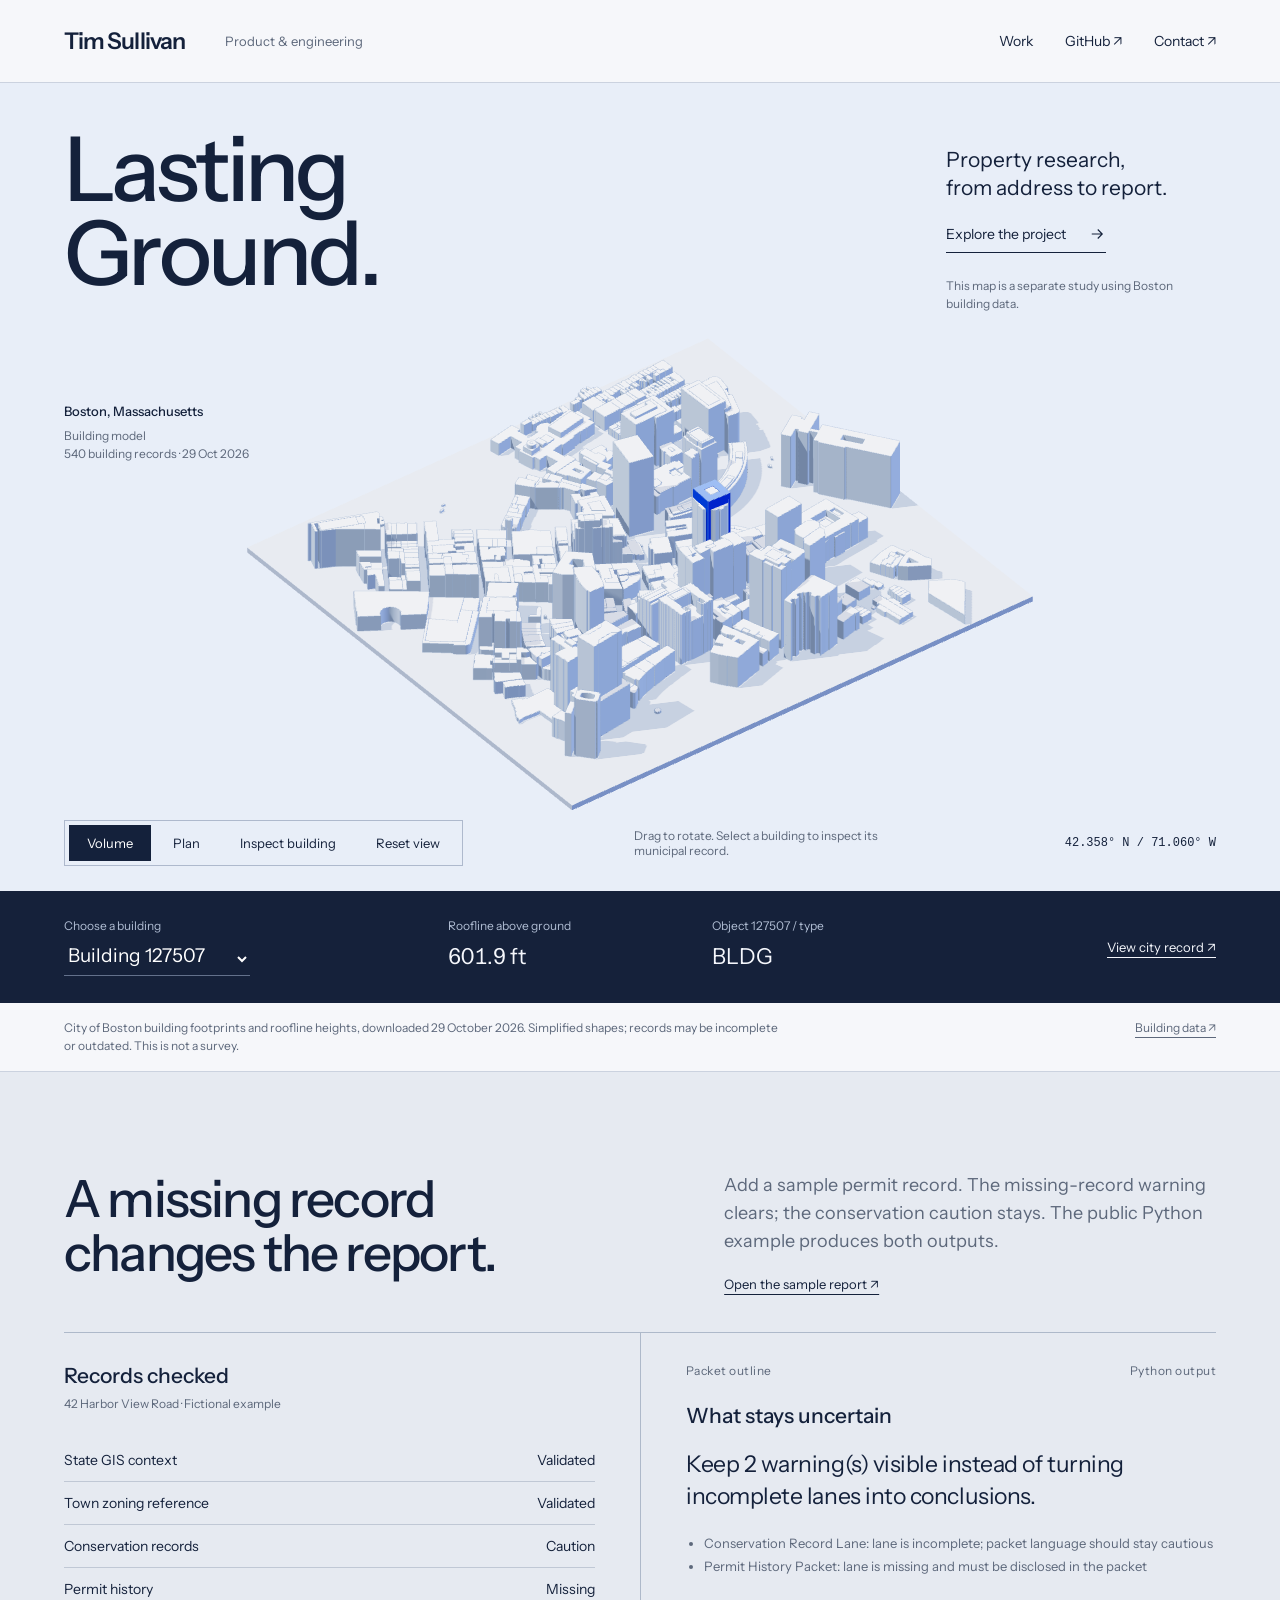
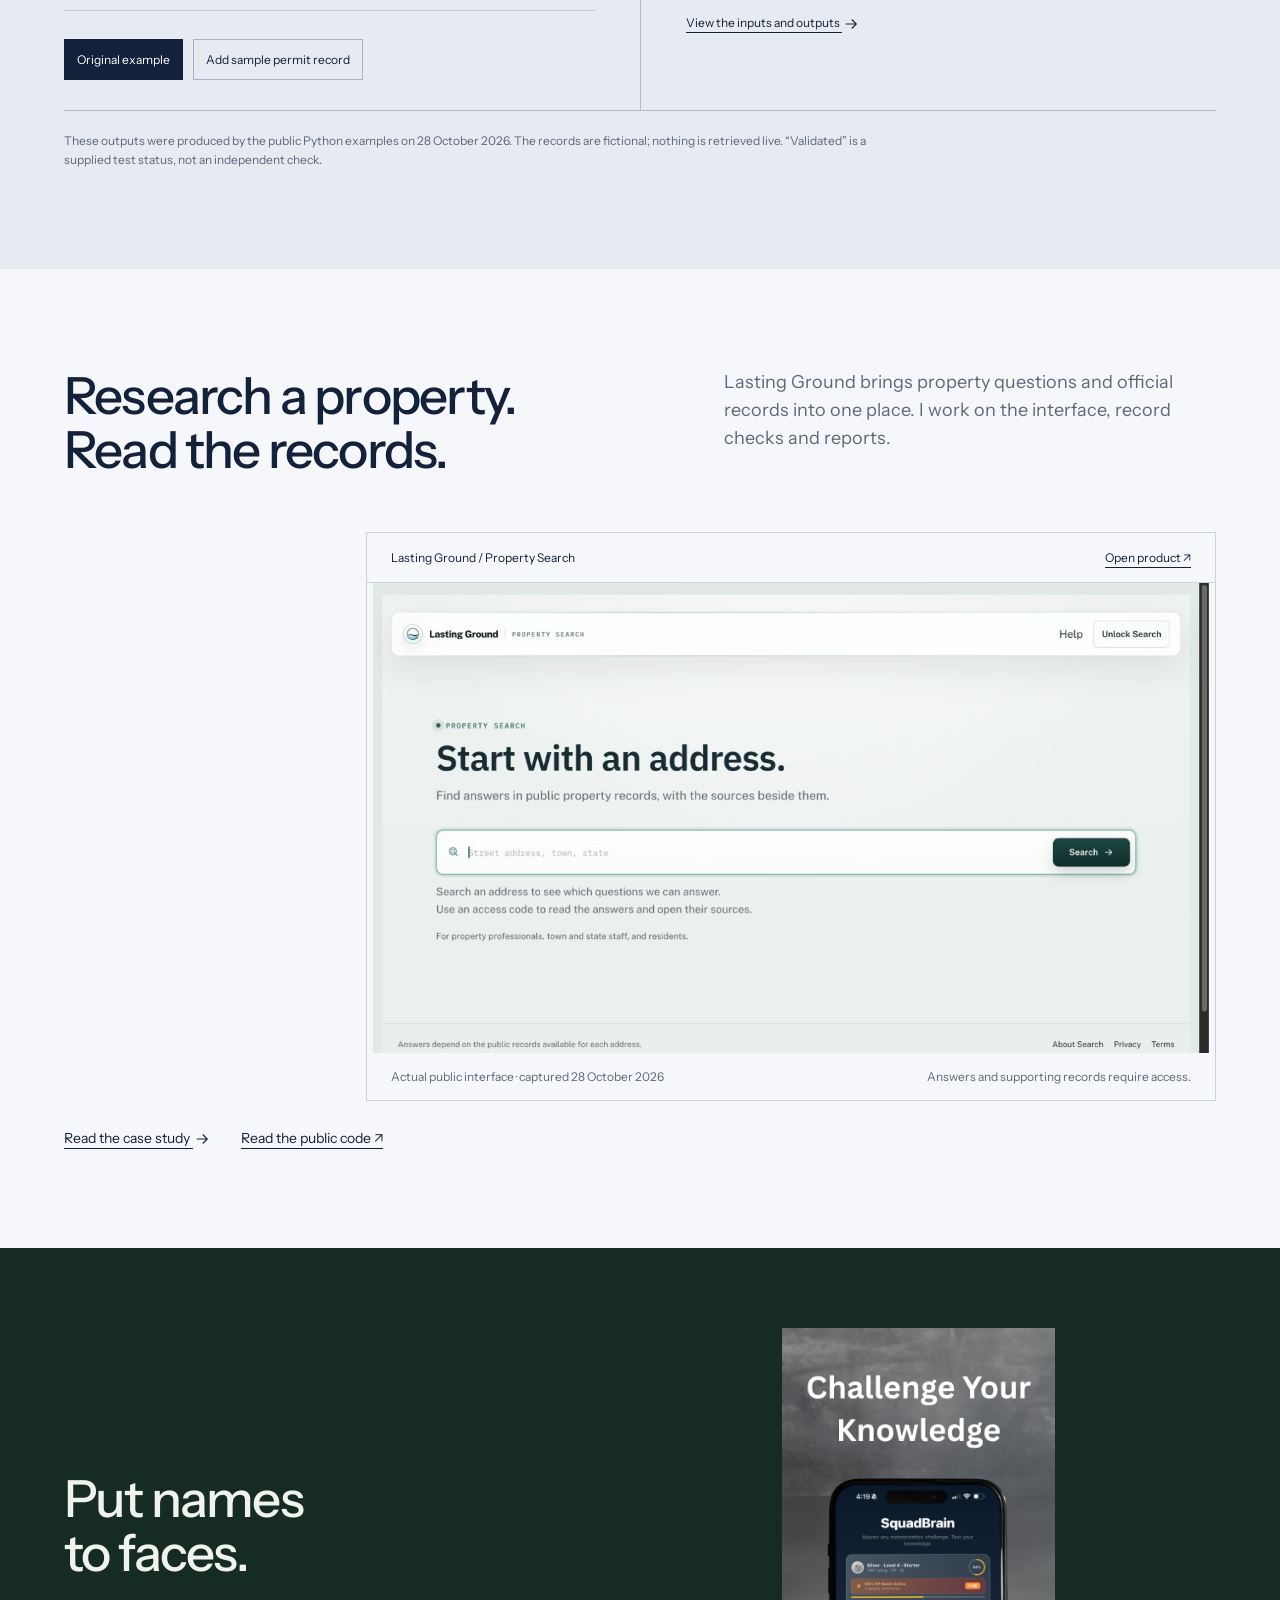
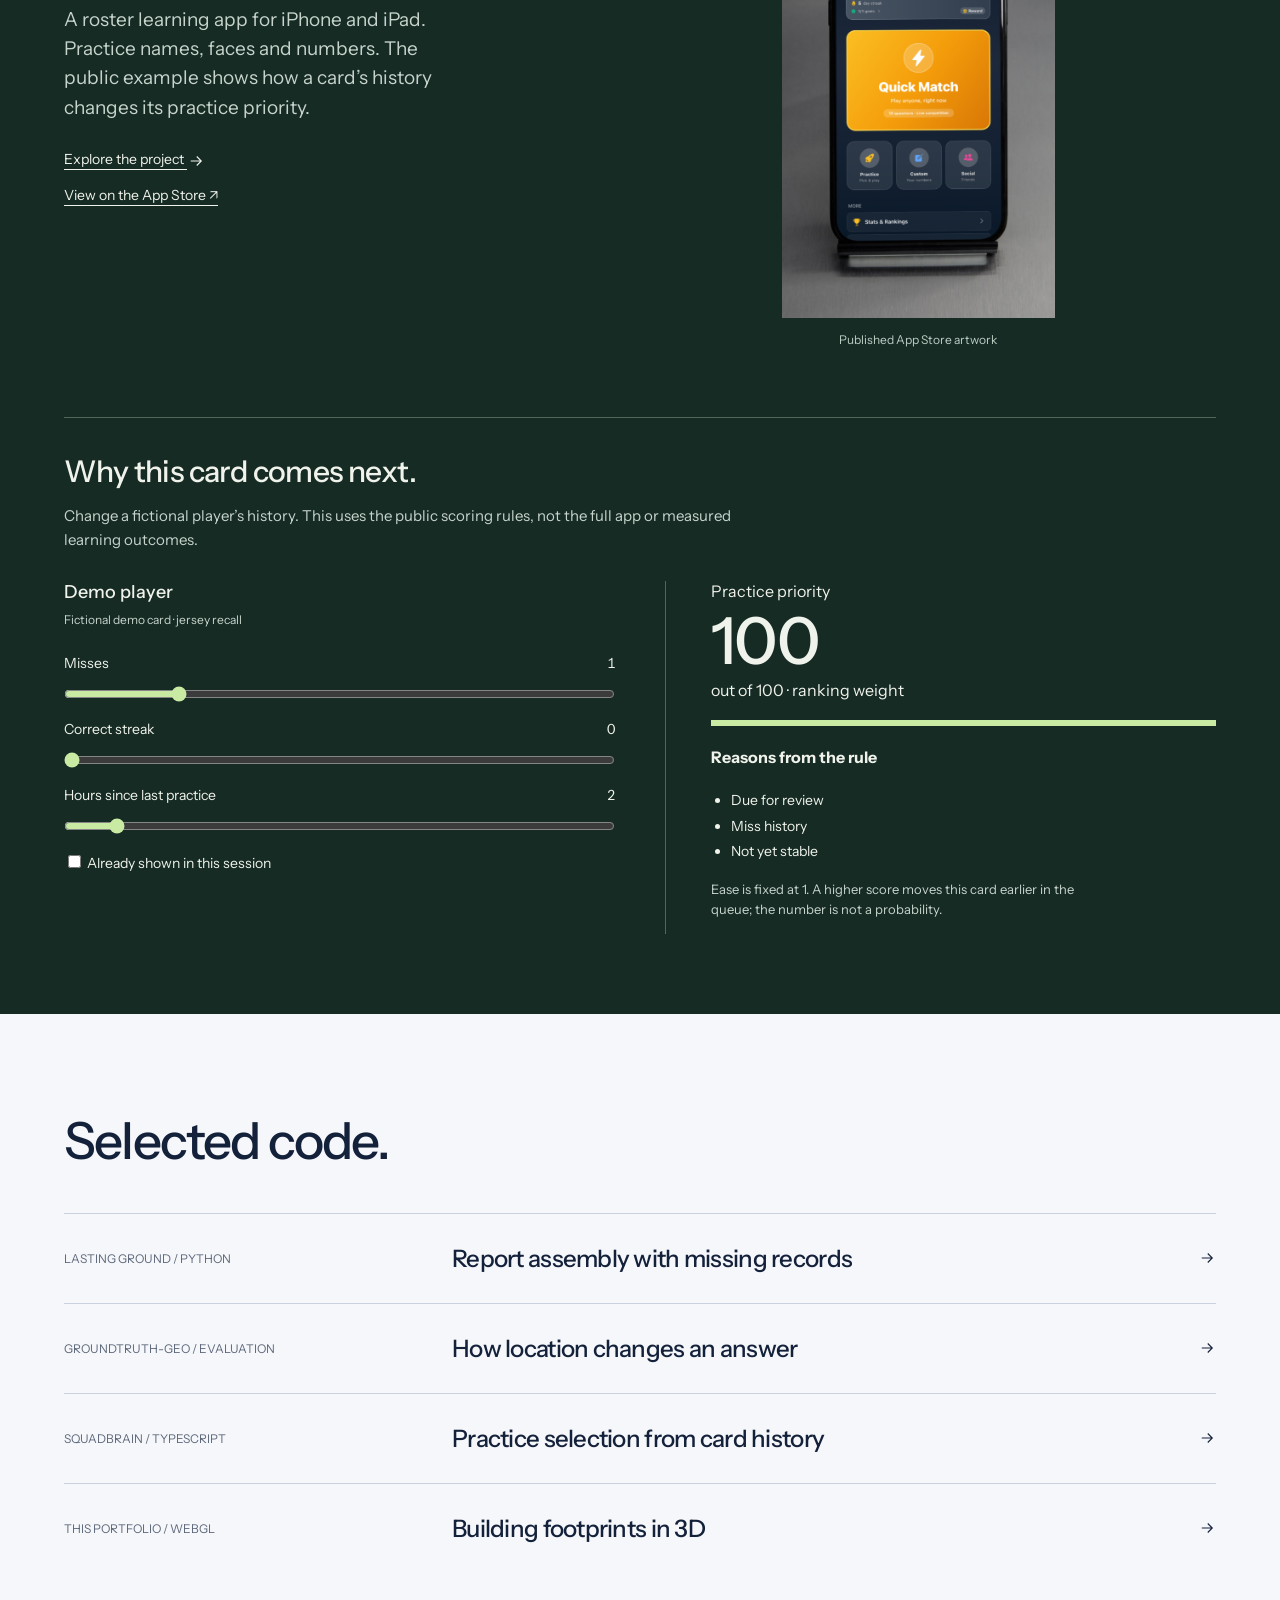
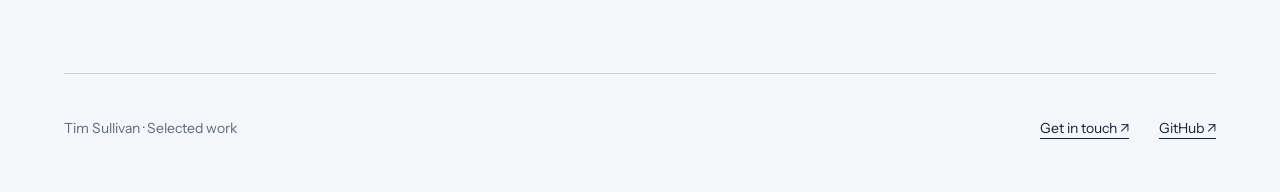
<file: index.html>
<!DOCTYPE html>
<html lang="en"><head><meta charset="utf-8"/><meta content="width=device-width,initial-scale=1" name="viewport"/><title>Tim Sullivan — Selected work</title><meta content="Lasting Ground, SquadBrain and selected experiments in data, interfaces and engineering." name="description"/><meta content="#e8eef8" name="theme-color"/><link href="https://sulmusic2-star.github.io/" rel="canonical"/><meta content="Tim Sullivan — Selected work" property="og:title"/><meta content="Property research, mobile learning and the code behind them." property="og:description"/><meta content="https://sulmusic2-star.github.io/assets/atlas-cover.png" property="og:image"/><link href="/assets/favicon.svg" rel="icon" type="image/svg+xml"/><link href="/assets/fonts/instrument-sans.css" rel="stylesheet"/><link href="/atlas.css?v=20261029-a2" rel="stylesheet"/></head><body><a class="skip" href="#main">Skip to content</a><header class="mast"><div class="identity"><a class="signature" href="/">Tim Sullivan</a><span>Product &amp; engineering</span></div><nav aria-label="Main"><a href="#work">Work</a><a href="https://github.com/sulmusic2-star">GitHub ↗</a><a href="mailto:hello@lastingground.com">Contact ↗</a></nav></header><main id="main"><section aria-labelledby="project-title" class="city-study" data-city-study="" data-mode="volume" data-state="loading"><div class="opening"><div class="opening-head"><h1 id="project-title">Lasting<br/>Ground.</h1><div class="description"><p>Property research,<br/> from address to report.</p><a class="link" href="/case-studies/lasting-ground/">Explore the project <svg aria-hidden="true" viewbox="0 0 24 24"><path d="M5 12h14m-6-6 6 6-6 6"></path></svg></a><p class="opening-scope">This map is a separate study using Boston building data.</p></div></div><div class="study-meta"><strong>Boston, Massachusetts</strong><p>Building model<br/><span data-city-count="">540</span> building records · 29 Oct 2026</p></div><div class="city-stage"><img alt="Simplified three-dimensional building model from City of Boston municipal geometry. Use the source data link for the underlying records." class="city-still" height="570" src="/assets/atlas-city.png?v=clean2" width="1440"/><canvas aria-label="Interactive municipal building study. Drag or use left and right arrows to rotate. Use the building selector below for keyboard access to every source record." class="city-canvas" hidden="" role="img" tabindex="0"></canvas></div><div class="scene-footer"><div aria-label="Municipal geometry view" class="scene-tools" role="group"><button aria-pressed="true" data-city-mode="volume" disabled="">Volume</button><button aria-pressed="false" data-city-mode="plan" disabled="">Plan</button><button aria-pressed="false" data-city-mode="inspect" disabled="">Inspect building</button><button data-city-reset="" disabled="">Reset view</button></div><p class="scene-status" data-city-status="">Loading the building model.</p><span class="scene-index">42.358° N / 71.060° W</span></div></div><div aria-live="polite" class="city-record"><div><label for="building-select">Choose a building</label><select disabled="" id="building-select"><option>Loading records</option></select></div><dl><dt>Roofline above ground</dt><dd data-object-height="">—</dd></dl><dl><dt>Object <span data-object-id="">—</span> / type</dt><dd data-object-type="">—</dd></dl><a data-object-source="" href="https://gis.boston.gov/arcgis/rest/services/Assessing/DOIT_buildings/MapServer/2">View city record ↗</a></div><div class="study-notice"><p>City of Boston building footprints and roofline heights, downloaded 29 October 2026. Simplified shapes; records may be incomplete or outdated. This is not a survey.</p><a href="/assets/data/boston-buildings.json">Building data ↗</a></div></section><section class="section logic"><div class="section-top"><div><h2>A missing record<br/>changes the report.</h2><p>Add a sample permit record. The missing-record warning clears; the conservation caution stays. The public Python example produces both outputs.</p><a class="inline-link" href="/assets/product/source-check-example.pdf">Open the sample report ↗</a></div></div><section class="source-example" data-source-example="" id="source-example"><div class="example-intro"><h2>A missing record <br>changes the report.</br></h2><p>Add a sample permit record and see which warnings remain. This fictional example uses the public Python validator and report composer.</p><a class="inline-link" href="/assets/product/source-check-example.pdf">Open the sample report <svg aria-hidden="true" viewbox="0 0 24 24"><path d="M5 12h14m-6-6 6 6-6 6"></path></svg></a></div><div class="example-workbench"><div class="example-input"><h3>Records checked</h3><p class="fixture-label">42 Harbor View Road · Fictional example</p><dl><div><dt>State GIS context</dt><dd>Validated</dd></div><div><dt>Town zoning reference</dt><dd>Validated</dd></div><div><dt>Conservation records</dt><dd>Caution</dd></div><div><dt>Permit history</dt><dd data-permit-state="">Missing</dd></div></dl><div aria-label="Synthetic permit-history scenario" class="fixture-switch" role="group"><button aria-pressed="true" data-scenario="original" disabled="">Original example</button><button aria-pressed="false" data-scenario="supplied" disabled="">Add sample permit record</button></div></div><div aria-live="polite" class="example-output"><div class="output-top"><span>Packet outline</span><span>Python output</span></div><h3>What stays uncertain</h3><p class="output-sentence" data-warning-output="">Keep 2 warning(s) visible instead of turning incomplete lanes into conclusions.</p><ul data-warning-list=""><li>Conservation Record Lane: lane is incomplete; packet language should stay cautious</li><li>Permit History Packet: lane is missing and must be disclosed in the packet</li></ul><a href="/assets/product/source-example.json">View the inputs and outputs <svg aria-hidden="true" viewbox="0 0 24 24"><path d="M5 12h14m-6-6 6 6-6 6"></path></svg></a></div></div><p class="example-scope">These outputs were produced by the public Python examples on 28 October 2026. The records are fictional; nothing is retrieved live. “Validated” is a supplied test status, not an independent check.</p><p class="example-error" data-example-error="" hidden="">The sample controls could not load. You can still open the example data, report and Python code.</p></section></section><section class="section" id="work"><div class="section-top"><div><h2>Research a property.<br/>Read the records.</h2><p>Lasting Ground brings property questions and official records into one place. I work on the interface, record checks and reports.</p></div></div><figure class="artifact" style="margin:0"><div class="artifact-bar"><span>Lasting Ground / Property Search</span><a href="https://lastingground.com">Open product ↗</a></div><a href="/assets/product/lasting-ground-search.png"><picture><source media="(max-width:620px)" srcset="/assets/product/lasting-ground-search-mobile.png"/><img alt="Actual Lasting Ground public property-search interface" height="712" loading="lazy" src="/assets/product/lasting-ground-search.png" width="1266"/></picture></a><figcaption class="artifact-foot"><span>Actual public interface · captured 28 October 2026</span>
<span>Answers and supporting records require access.</span>
</figcaption></figure><div class="project-actions"><a href="/case-studies/lasting-ground/">Read the case study <svg aria-hidden="true" viewbox="0 0 24 24"><path d="M5 12h14m-6-6 6 6-6 6"></path></svg></a><a href="https://github.com/sulmusic2-star/lasting-ground-showcase">Read the public code ↗</a></div></section><section aria-labelledby="squad-title" class="section squad"><div><h2 id="squad-title">Put names<br/>to faces.</h2><p>A roster learning app for iPhone and iPad. Practice names, faces and numbers. The public example shows how a card’s history changes its practice priority.</p><div class="project-actions"><a href="/case-studies/squadbrain/">Explore the project <svg aria-hidden="true" viewbox="0 0 24 24"><path d="M5 12h14m-6-6 6 6-6 6"></path></svg></a><a href="https://apps.apple.com/us/app/squadbrain/id6756122317">View on the App Store ↗</a></div></div><a aria-label="Explore SquadBrain" class="app-screen" href="/case-studies/squadbrain/"><img alt="Published SquadBrain home-screen artwork" height="2778" loading="lazy" src="/assets/squadbrain-home.png" width="1284"/><span class="app-caption">Published App Store artwork</span></a><div class="practice-panel"><h3>Why this card comes next.</h3><p>Change a fictional player’s history. This uses the public scoring rules, not the full app or measured learning outcomes.</p><div class="practice-exhibit" data-practice=""><div class="practice-controls"><h3>Demo player</h3><p>Fictional demo card · jersey recall</p><label>Misses <output data-misses-label="">1</output><input aria-label="Misses on the fictional practice card" data-misses="" disabled="" max="5" min="0" type="range" value="1"/></label><label>Correct streak <output data-streak-label="">0</output><input aria-label="Correct answer streak" data-streak="" disabled="" max="6" min="0" type="range" value="0"/></label><label>Hours since last practice <output data-hours-label="">2</output><input aria-label="Hours since last practice" data-hours="" disabled="" max="24" min="0" type="range" value="2"/></label><label class="check-row"><input data-recent="" disabled="" type="checkbox"/> Already shown in this session</label></div><div aria-atomic="true" aria-live="polite" class="priority-output"><span>Practice priority</span><strong data-priority="">100</strong><span>out of 100 · ranking weight</span><div aria-hidden="true" class="priority-track"><span data-priority-bar=""></span></div><h4>Reasons from the rule</h4><ul data-reasons=""></ul><p>Ease is fixed at 1. A higher score moves this card earlier in the queue; the number is not a probability.</p></div></div></div></section><section class="section code"><h2>Selected code.</h2><a class="code-row" href="https://github.com/sulmusic2-star/lasting-ground-showcase/blob/main/examples/packet_composer.py"><span>LASTING GROUND / PYTHON</span><strong>Report assembly with missing records</strong><svg aria-hidden="true" viewbox="0 0 24 24"><path d="M5 12h14m-6-6 6 6-6 6"></path></svg></a><a class="code-row" href="/notes/groundtruth-geo/"><span>GROUNDTRUTH-GEO / EVALUATION</span><strong>How location changes an answer</strong><svg aria-hidden="true" viewbox="0 0 24 24"><path d="M5 12h14m-6-6 6 6-6 6"></path></svg></a><a class="code-row" href="https://github.com/sulmusic2-star/squadbrain-showcase/blob/main/examples/adaptive-practice.ts"><span>SQUADBRAIN / TYPESCRIPT</span><strong>Practice selection from card history</strong><svg aria-hidden="true" viewbox="0 0 24 24"><path d="M5 12h14m-6-6 6 6-6 6"></path></svg></a><a class="code-row" href="https://github.com/sulmusic2-star/sulmusic2-star.github.io/blob/main/assets/js/city-study.mjs"><span>THIS PORTFOLIO / WEBGL</span><strong>Building footprints in 3D</strong><svg aria-hidden="true" viewbox="0 0 24 24"><path d="M5 12h14m-6-6 6 6-6 6"></path></svg></a></section></main><footer class="closing"><p>Tim Sullivan · Selected work</p><div><a href="mailto:hello@lastingground.com">Get in touch ↗</a><a href="https://github.com/sulmusic2-star">GitHub ↗</a></div></footer><script src="/assets/js/folio.mjs?v=20261029-a2" type="module"></script><script src="/assets/js/city-study.mjs?v=20261029-a2" type="module"></script><script src="/assets/js/portfolio.mjs" type="module"></script></body></html>
</file>
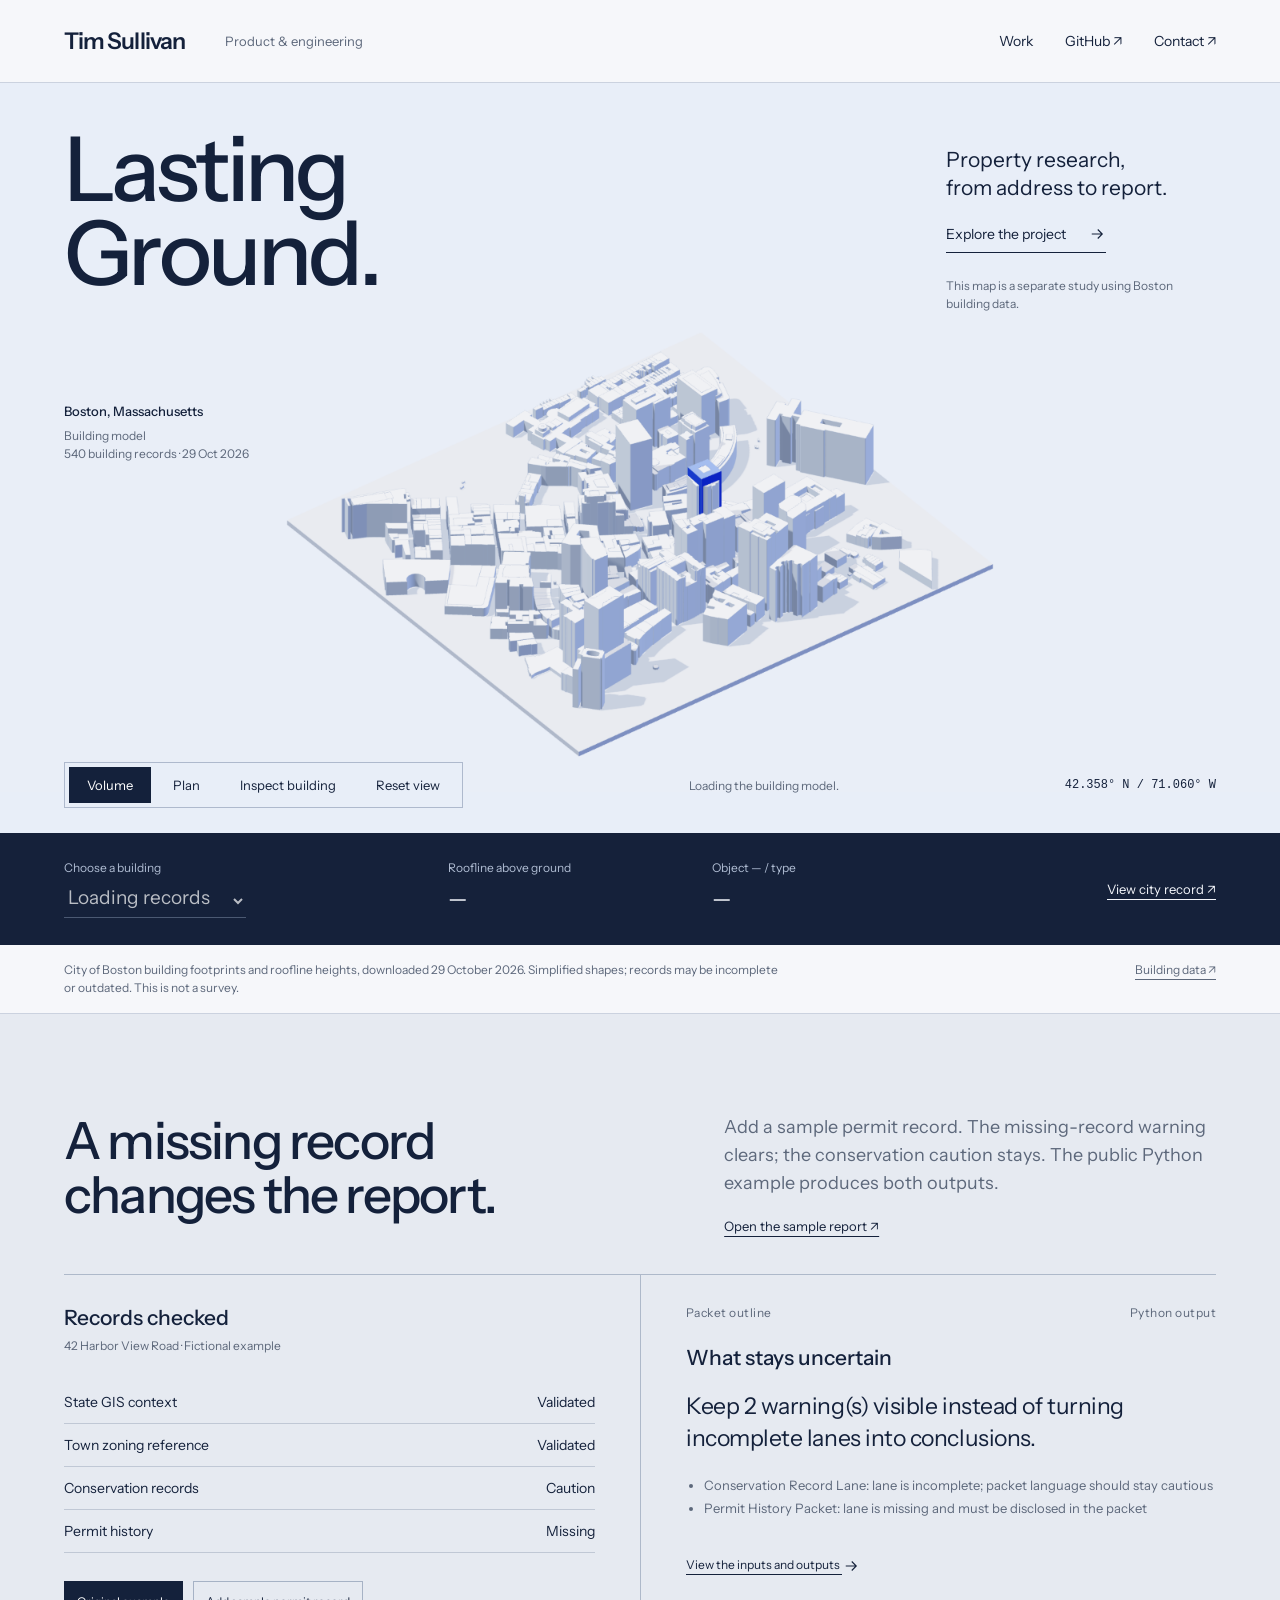
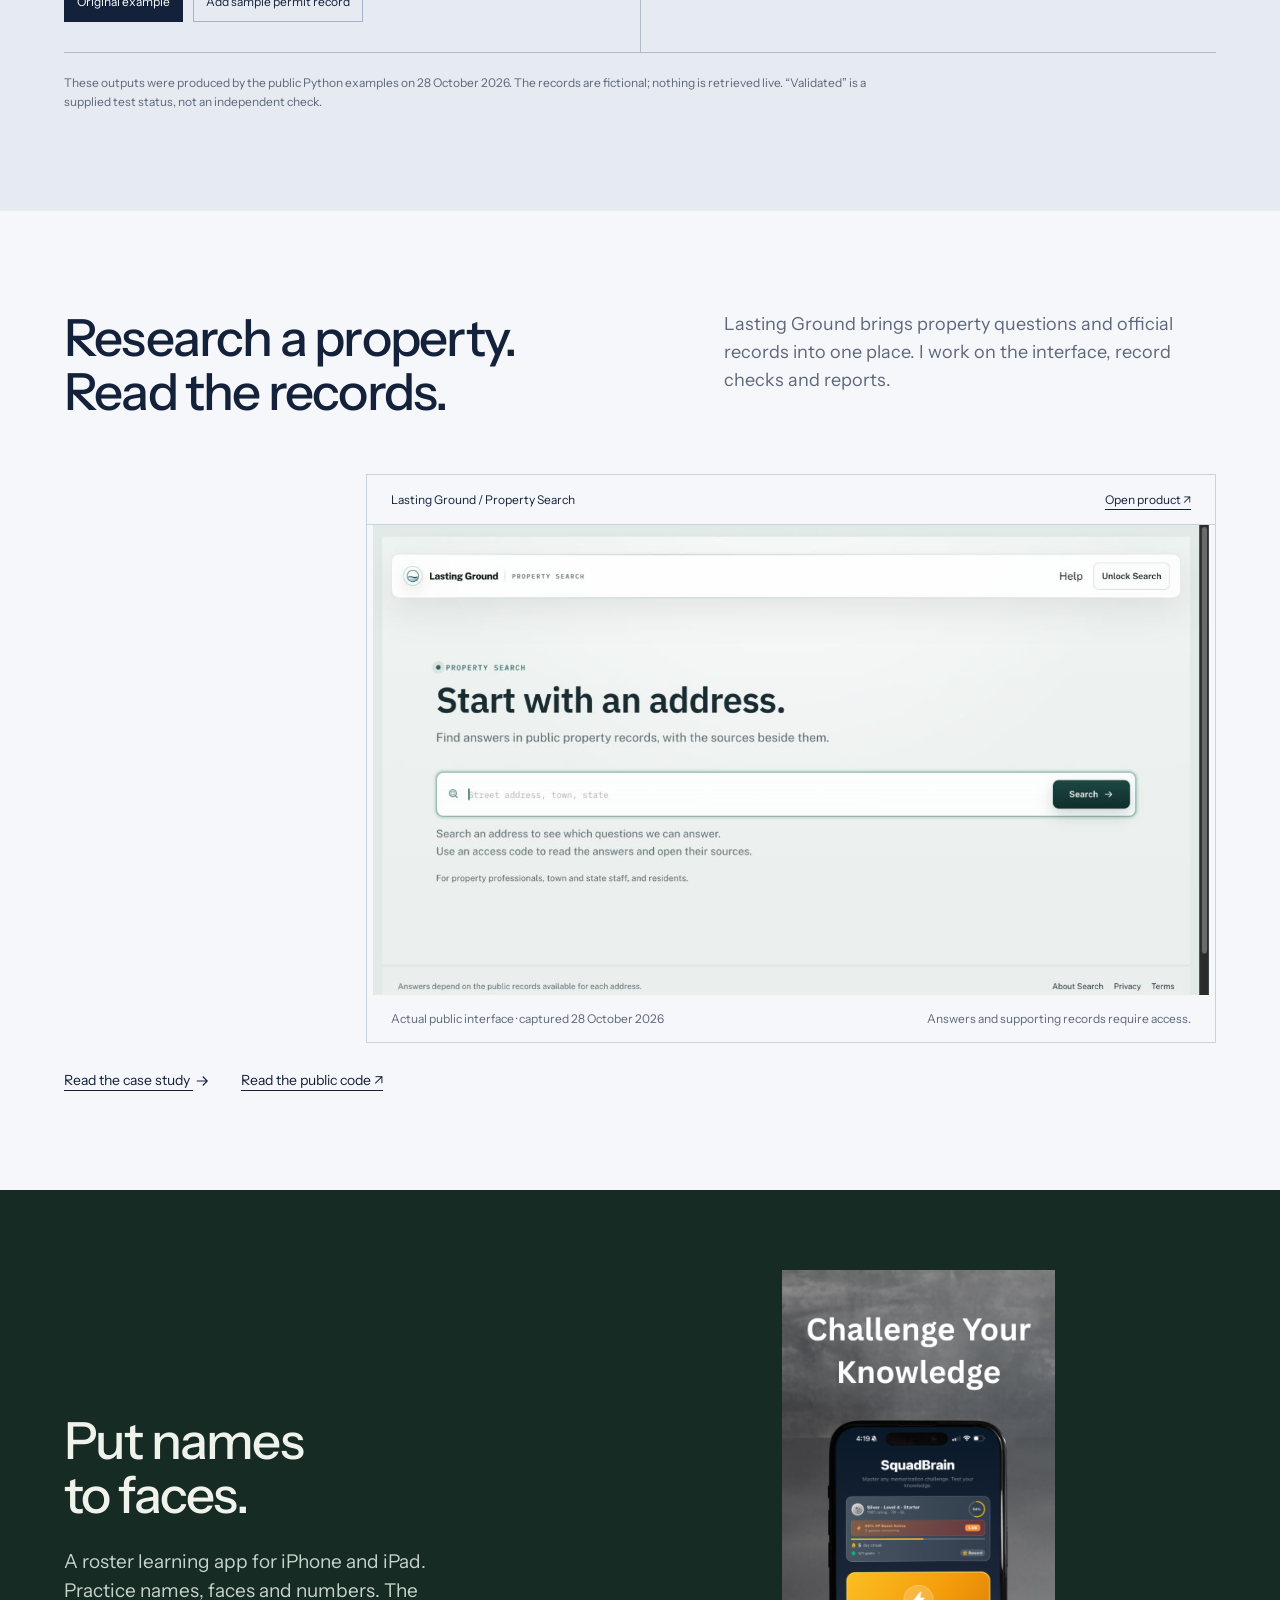
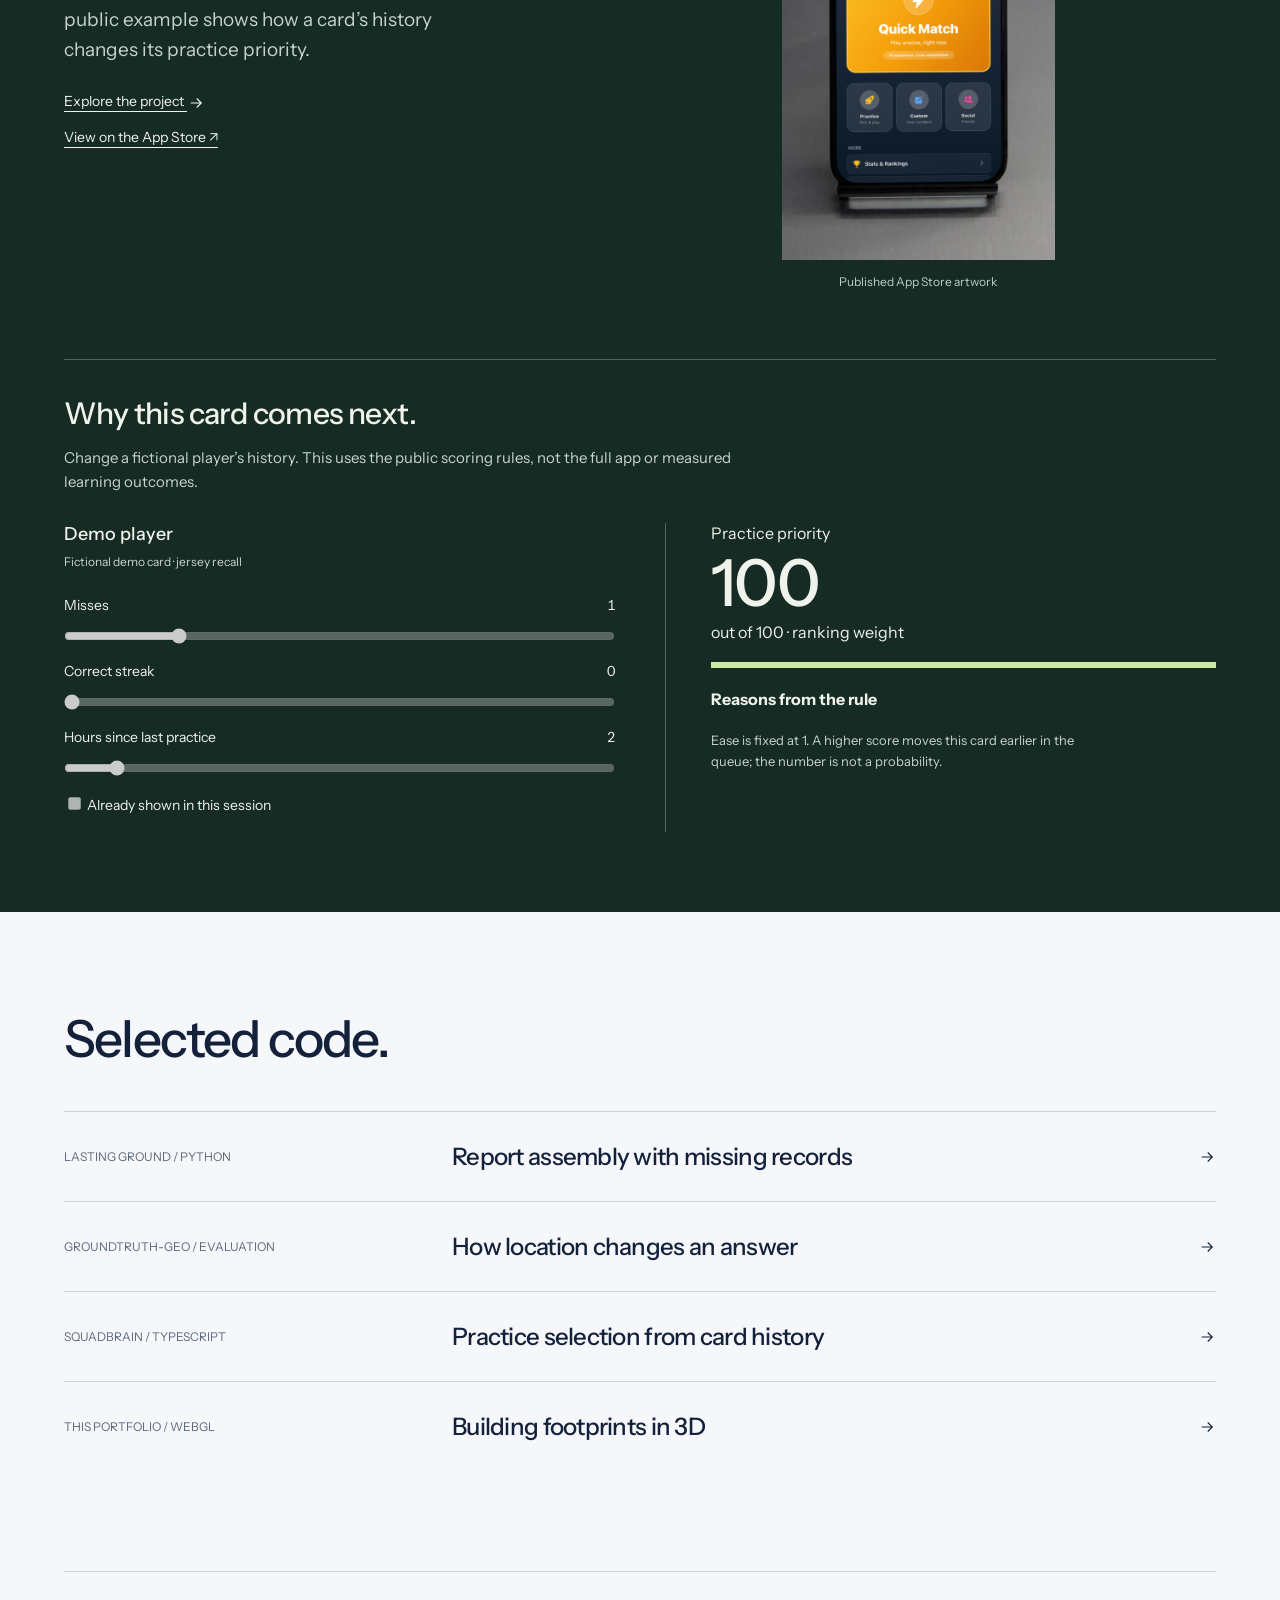
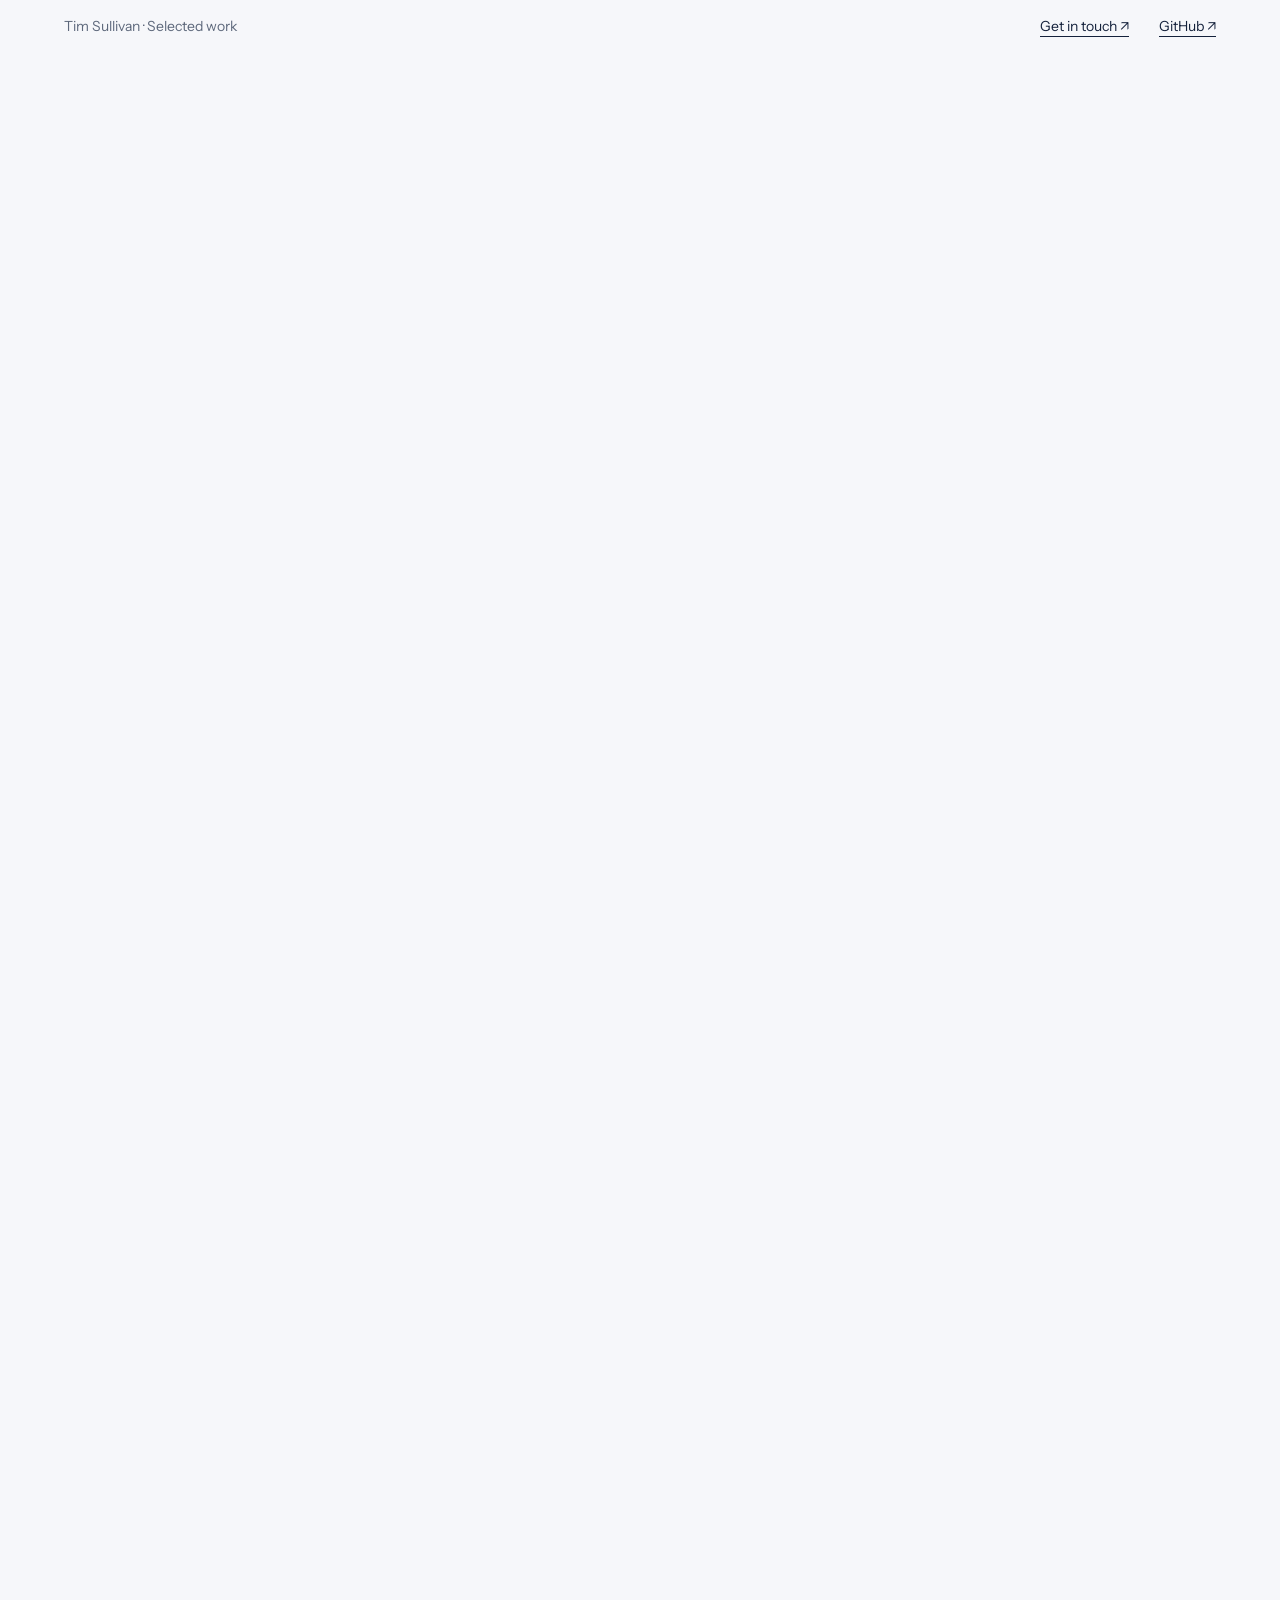
<file: architecture/index.html>
<!doctype html>
<html lang="en">
<head>
  <meta charset="utf-8" />
  <meta name="viewport" content="width=device-width, initial-scale=1" />
  <meta http-equiv="refresh" content="0; url=/" />
  <link rel="canonical" href="https://sulmusic2-star.github.io/" />
  <meta name="robots" content="noindex" />
  <title>Redirecting — Tim Sullivan</title>
  <style>
    html { color-scheme: dark; }
    body {
      margin: 0; min-height: 100vh;
      display: flex; align-items: center; justify-content: center;
      background: #0b0d10; color: #9aa1ab;
      font-family: ui-monospace, "SFMono-Regular", Menlo, monospace;
      font-size: 14px; letter-spacing: 0.02em; text-align: center; padding: 1.5rem;
    }
    a { color: #34d399; text-decoration: none; }
    a:hover { text-decoration: underline; }
  </style>
</head>
<body>
  <p>This page has moved. Redirecting to the <a href="/">portfolio home</a>&hellip;</p>
</body>
</html>
</file>
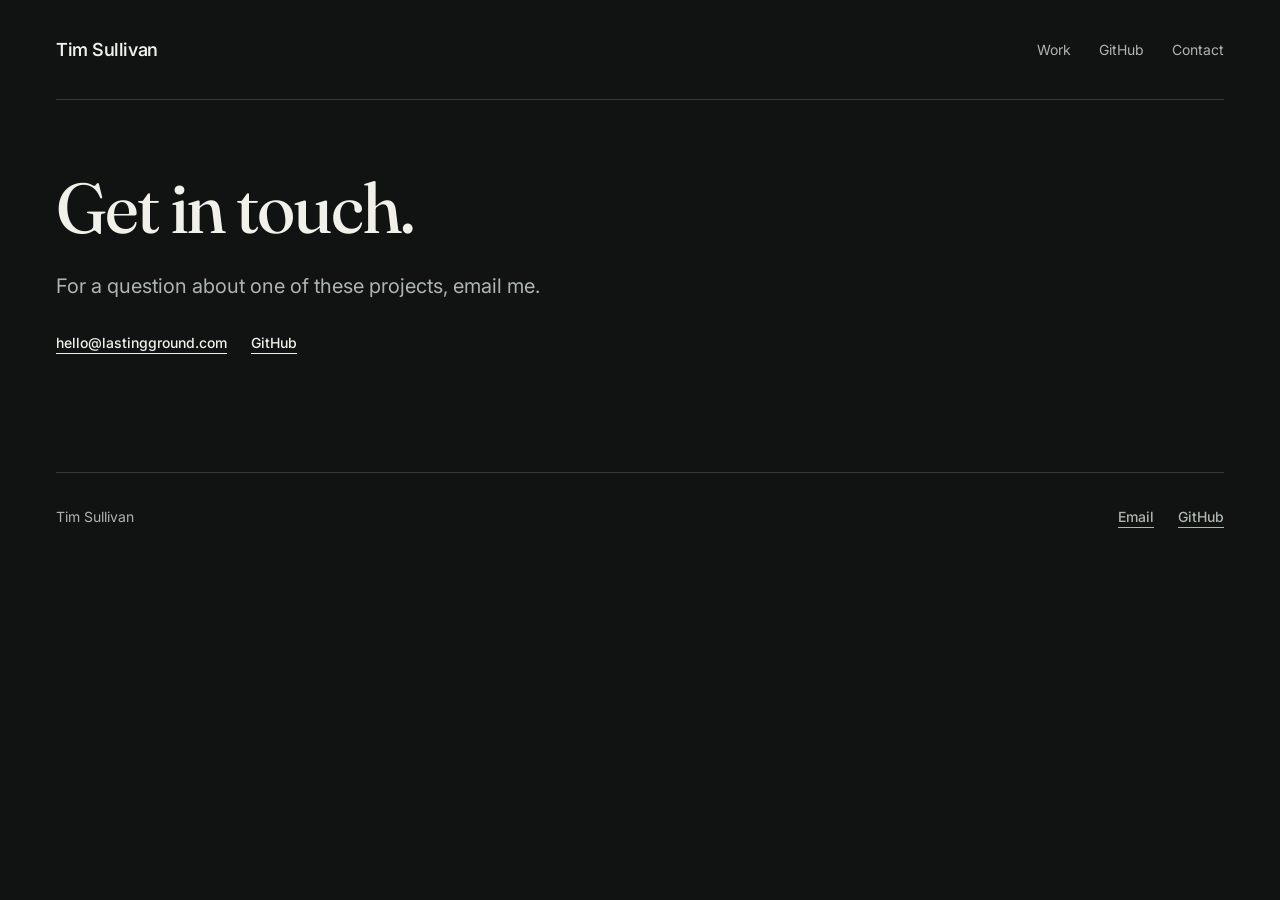
<file: contact/index.html>
<!doctype html>
<html lang="en">
<head>
<meta charset="utf-8">
<meta name="viewport" content="width=device-width,initial-scale=1">
<title>Contact — Tim Sullivan</title>
<meta name="description" content="Contact Tim Sullivan about his software projects.">
<meta name="theme-color" content="#111313">
<link rel="canonical" href="https://sulmusic2-star.github.io/contact/">
<link rel="icon" href="/assets/favicon.svg" type="image/svg+xml">
<link rel="stylesheet" href="/presentation.css">
</head>
<body>
<a class="skip" href="#main">Skip to content</a>
<div class="wrap">
<header><a class="identity" href="/">Tim Sullivan</a><nav aria-label="Main navigation"><a href="/#work">Work</a><a class="github-link" href="https://github.com/sulmusic2-star">GitHub</a><a href="/contact/">Contact</a></nav></header>
<main id="main"><article class="article"><h1>Get in touch.</h1><p class="lede">For a question about one of these projects, email me.</p><div class="links"><a href="mailto:hello@lastingground.com">hello@lastingground.com</a><a href="https://github.com/sulmusic2-star">GitHub</a></div></article></main>
<footer><span>Tim Sullivan</span><div class="links"><a href="mailto:hello@lastingground.com">Email</a><a href="https://github.com/sulmusic2-star">GitHub</a></div></footer>
</div>
</body>
</html>
</file>
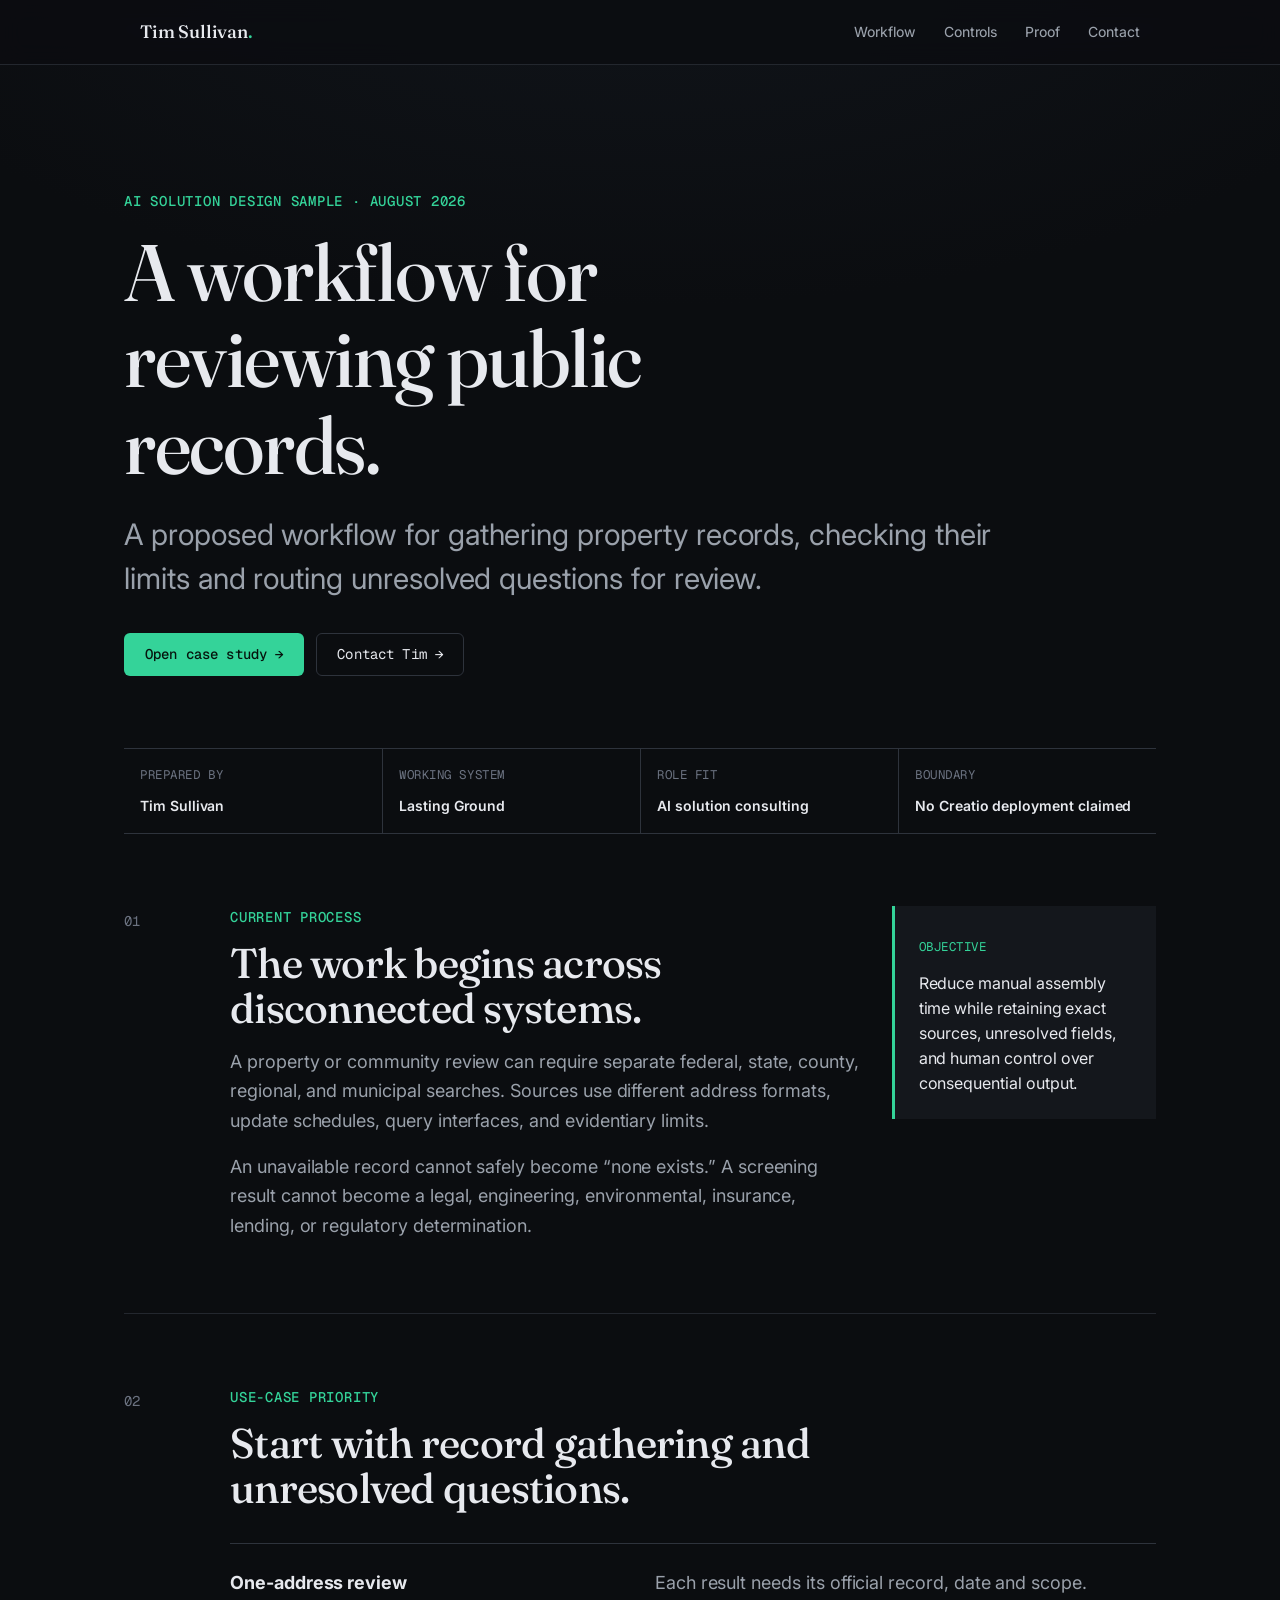
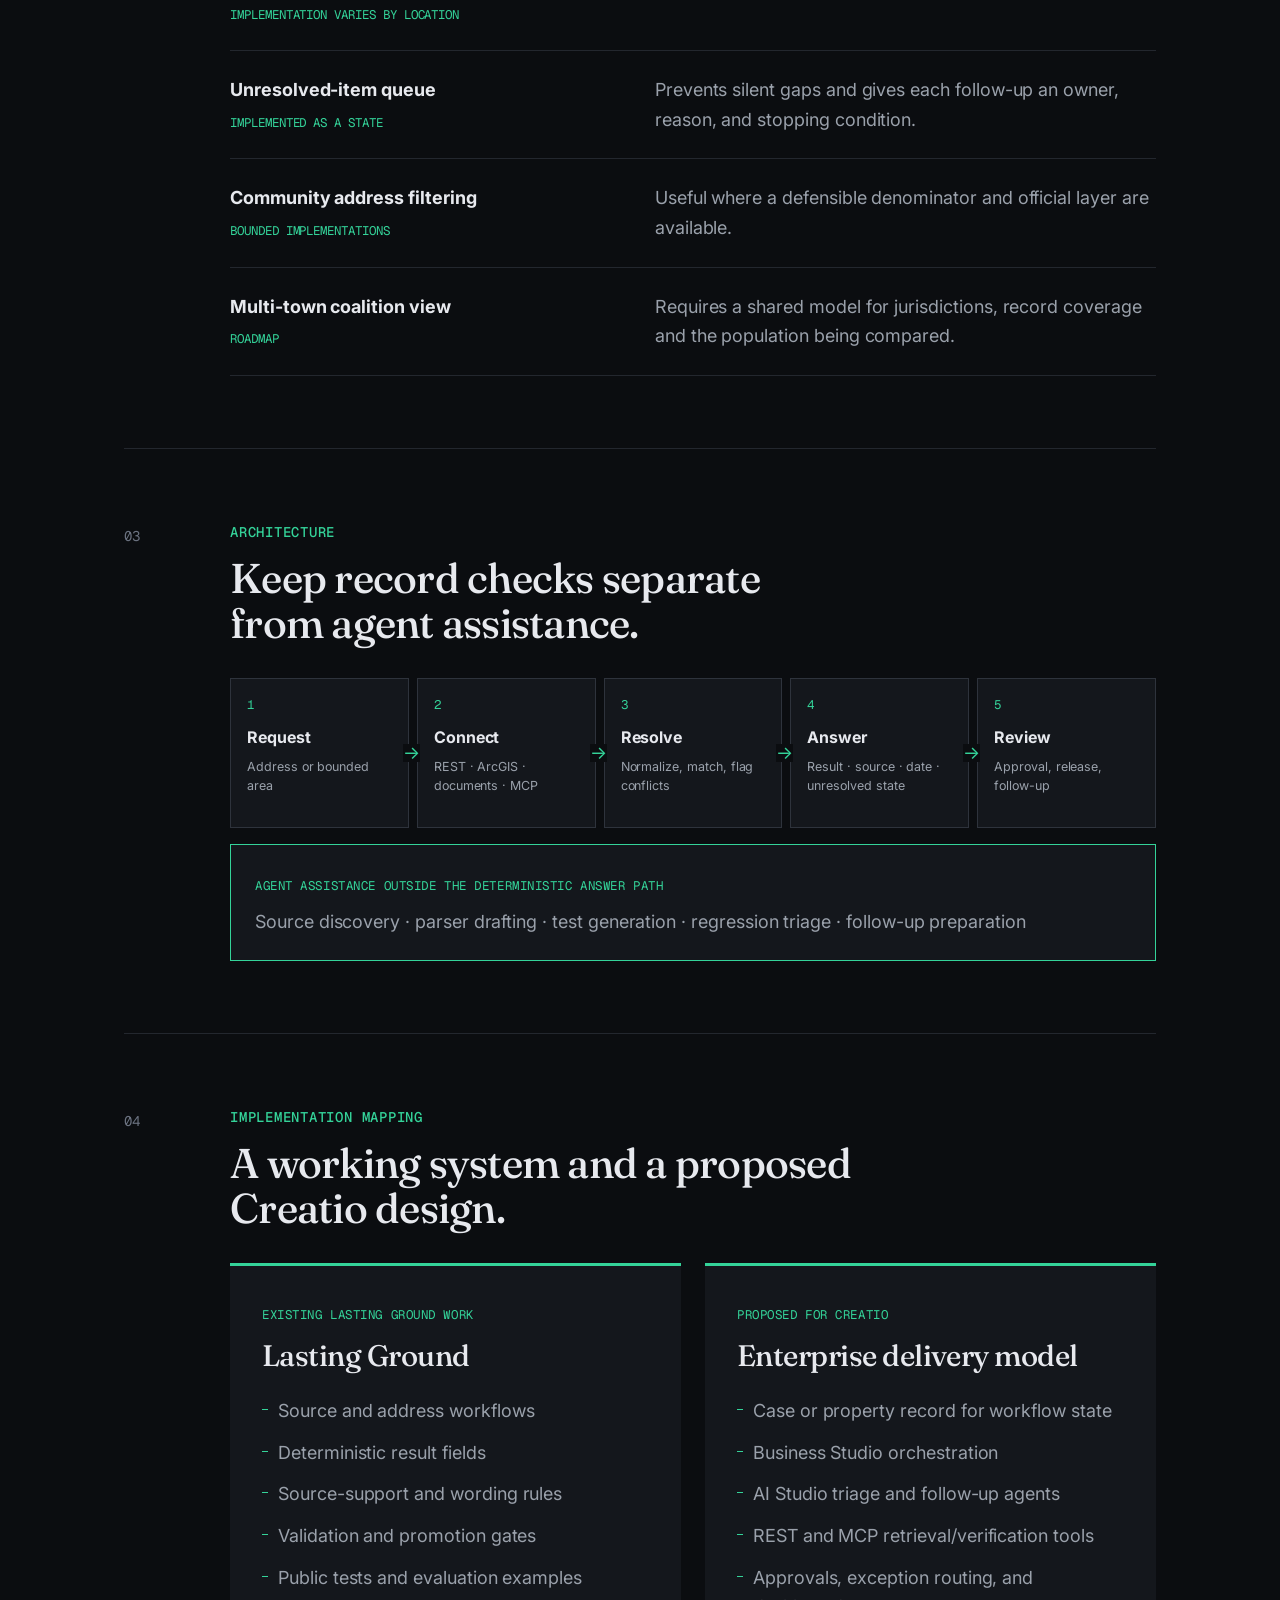
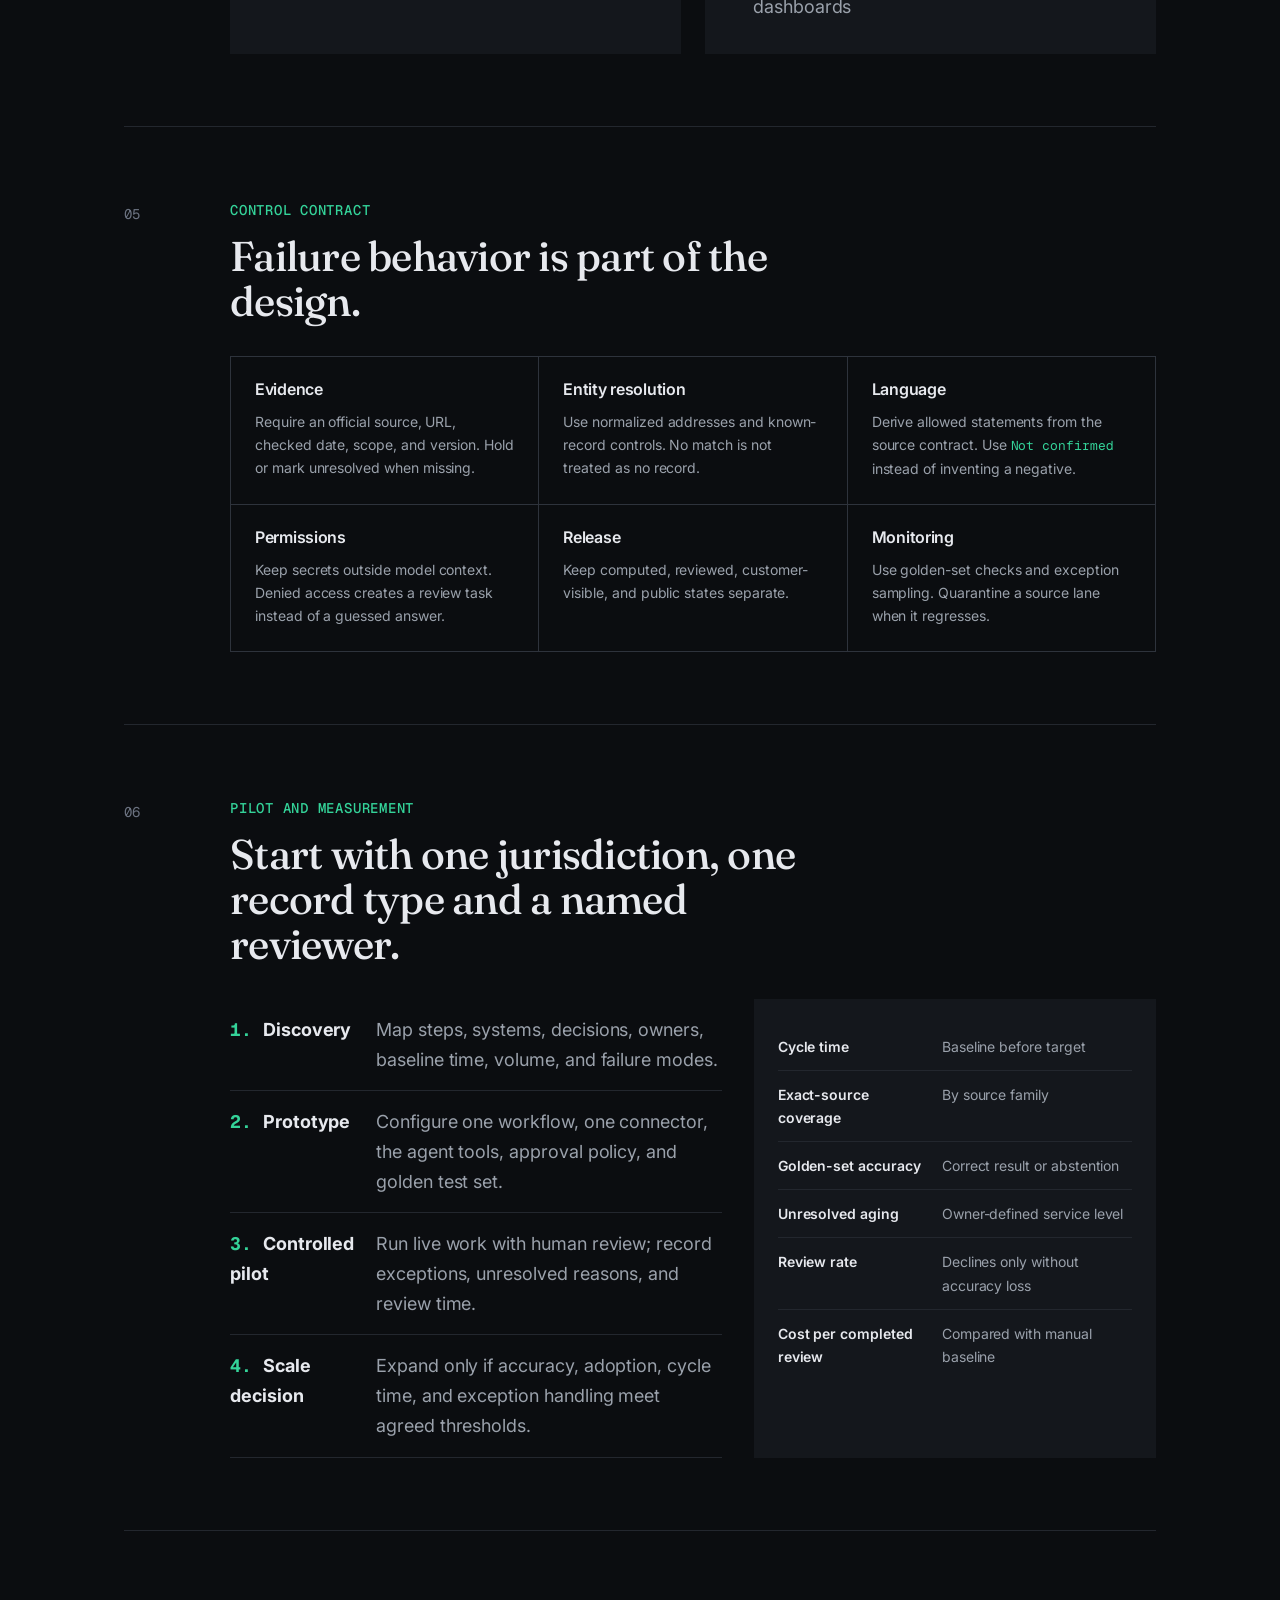
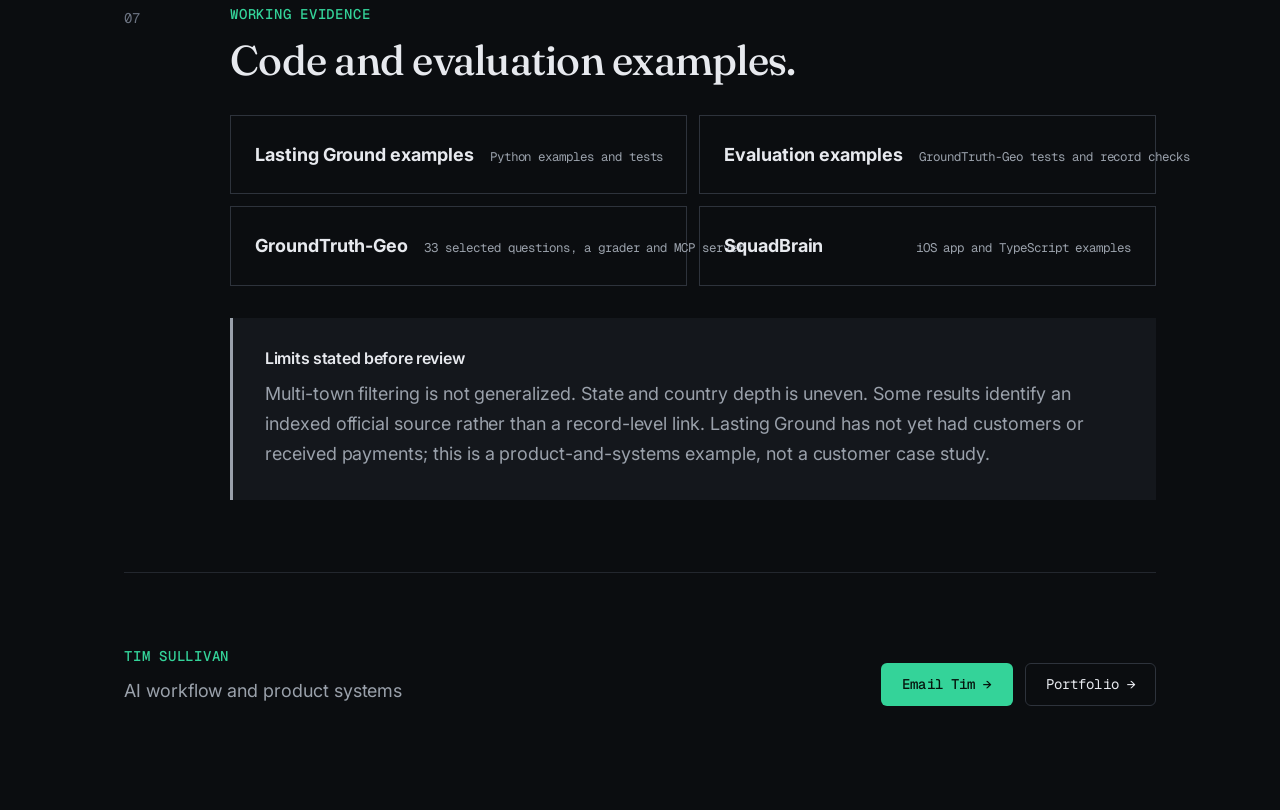
<file: creatio-ai-consultant/index.html>
<!doctype html>
<html lang="en">
<head>
  <meta charset="utf-8" />
  <meta name="viewport" content="width=device-width, initial-scale=1" />
  <title>AI workflow design sample — Tim Sullivan</title>
  <meta name="description" content="A governed AI workflow design for public-record review: process analysis, use-case priorities, agent and integration architecture, guardrails, pilot plan, and proof." />
  <meta name="robots" content="noindex, nofollow" />
  <link rel="icon" href="../assets/favicon.svg" type="image/svg+xml" />
  <link rel="preconnect" href="https://fonts.googleapis.com" />
  <link rel="preconnect" href="https://fonts.gstatic.com" crossorigin />
  <link href="https://fonts.googleapis.com/css2?family=Fraunces:opsz,wght@9..144,400;9..144,460;9..144,500&family=Inter:wght@400;450;500;600&family=Geist+Mono:wght@400;500&display=swap" rel="stylesheet" />
  <link rel="stylesheet" href="../styles.css" />
  <link rel="stylesheet" href="styles.css" />
</head>
<body>
  <a class="skip-link" href="#main">Skip to content</a>

  <header class="nav">
    <nav class="shell nav__inner" aria-label="Primary">
      <a class="nav__brand" href="../">Tim Sullivan<span class="dot">.</span></a>
      <div class="nav__links">
        <a href="#workflow">Workflow</a>
        <a href="#controls">Controls</a>
        <a href="#proof">Proof</a>
        <a href="../contact/">Contact</a>
      </div>
    </nav>
  </header>

  <main id="main">
    <article class="case-shell">
      <header class="case-hero">
        <p class="case-kicker">AI solution design sample · August 2026</p>
        <h1>A workflow for reviewing public records.</h1>
        <p class="case-deck">A proposed workflow for gathering property records, checking their limits and routing unresolved questions for review.</p>
        <div class="case-actions" aria-label="Downloads and evidence">
          <a class="btn btn--primary" href="../assets/Tim_Sullivan_Creatio_AI_Workflow_Case_Study.pdf">Open case study <span aria-hidden="true">→</span></a>
          <a class="btn btn--ghost" href="../contact/">Contact Tim <span aria-hidden="true">→</span></a>
        </div>
      </header>

      <dl class="brief-strip" aria-label="Case study scope">
        <div><dt>Prepared by</dt><dd>Tim Sullivan</dd></div>
        <div><dt>Working system</dt><dd>Lasting Ground</dd></div>
        <div><dt>Role fit</dt><dd>AI solution consulting</dd></div>
        <div><dt>Boundary</dt><dd>No Creatio deployment claimed</dd></div>
      </dl>

      <section class="case-section problem-section" aria-labelledby="problem-title">
        <div class="section-number" aria-hidden="true">01</div>
        <div class="section-copy">
          <p class="case-kicker">Current process</p>
          <h2 id="problem-title">The work begins across disconnected systems.</h2>
          <p>A property or community review can require separate federal, state, county, regional, and municipal searches. Sources use different address formats, update schedules, query interfaces, and evidentiary limits.</p>
          <p>An unavailable record cannot safely become “none exists.” A screening result cannot become a legal, engineering, environmental, insurance, lending, or regulatory determination.</p>
        </div>
        <aside class="decision-note" aria-label="Workflow objective">
          <span>Objective</span>
          <p>Reduce manual assembly time while retaining exact sources, unresolved fields, and human control over consequential output.</p>
        </aside>
      </section>

      <section class="case-section priorities" aria-labelledby="priority-title">
        <div class="section-number" aria-hidden="true">02</div>
        <div class="section-copy section-copy--wide">
          <p class="case-kicker">Use-case priority</p>
          <h2 id="priority-title">Start with record gathering and unresolved questions.</h2>
          <ol class="priority-list">
            <li>
              <div><strong>One-address review</strong><span>Implementation varies by location</span></div>
              <p>Each result needs its official record, date and scope.</p>
            </li>
            <li>
              <div><strong>Unresolved-item queue</strong><span>Implemented as a state</span></div>
              <p>Prevents silent gaps and gives each follow-up an owner, reason, and stopping condition.</p>
            </li>
            <li>
              <div><strong>Community address filtering</strong><span>Bounded implementations</span></div>
              <p>Useful where a defensible denominator and official layer are available.</p>
            </li>
            <li>
              <div><strong>Multi-town coalition view</strong><span>Roadmap</span></div>
              <p>Requires a shared model for jurisdictions, record coverage and the population being compared.</p>
            </li>
          </ol>
        </div>
      </section>

      <section class="case-section workflow-section" id="workflow" aria-labelledby="workflow-title">
        <div class="section-number" aria-hidden="true">03</div>
        <div class="section-copy section-copy--wide">
          <p class="case-kicker">Architecture</p>
          <h2 id="workflow-title">Keep record checks separate from agent assistance.</h2>
          <div class="workflow-rail" role="list" aria-label="Five workflow stages">
            <div role="listitem"><span>1</span><strong>Request</strong><small>Address or bounded area</small></div>
            <div role="listitem"><span>2</span><strong>Connect</strong><small>REST · ArcGIS · documents · MCP</small></div>
            <div role="listitem"><span>3</span><strong>Resolve</strong><small>Normalize, match, flag conflicts</small></div>
            <div role="listitem"><span>4</span><strong>Answer</strong><small>Result · source · date · unresolved state</small></div>
            <div role="listitem"><span>5</span><strong>Review</strong><small>Approval, release, follow-up</small></div>
          </div>
          <div class="agent-lane">
            <span>Agent assistance outside the deterministic answer path</span>
            <p>Source discovery · parser drafting · test generation · regression triage · follow-up preparation</p>
          </div>
        </div>
      </section>

      <section class="case-section implementation" aria-labelledby="implementation-title">
        <div class="section-number" aria-hidden="true">04</div>
        <div class="section-copy section-copy--wide">
          <p class="case-kicker">Implementation mapping</p>
          <h2 id="implementation-title">A working system and a proposed Creatio design.</h2>
          <div class="implementation-grid">
            <section aria-labelledby="existing-title">
              <span class="state-label">Existing Lasting Ground work</span>
              <h3 id="existing-title">Lasting Ground</h3>
              <ul>
                <li>Source and address workflows</li>
                <li>Deterministic result fields</li>
                <li>Source-support and wording rules</li>
                <li>Validation and promotion gates</li>
                <li>Public tests and evaluation examples</li>
              </ul>
            </section>
            <section aria-labelledby="proposed-title">
              <span class="state-label">Proposed for Creatio</span>
              <h3 id="proposed-title">Enterprise delivery model</h3>
              <ul>
                <li>Case or property record for workflow state</li>
                <li>Business Studio orchestration</li>
                <li>AI Studio triage and follow-up agents</li>
                <li>REST and MCP retrieval/verification tools</li>
                <li>Approvals, exception routing, and dashboards</li>
              </ul>
            </section>
          </div>
        </div>
      </section>

      <section class="case-section controls" id="controls" aria-labelledby="controls-title">
        <div class="section-number" aria-hidden="true">05</div>
        <div class="section-copy section-copy--wide">
          <p class="case-kicker">Control contract</p>
          <h2 id="controls-title">Failure behavior is part of the design.</h2>
          <div class="control-list">
            <article><h3>Evidence</h3><p>Require an official source, URL, checked date, scope, and version. Hold or mark unresolved when missing.</p></article>
            <article><h3>Entity resolution</h3><p>Use normalized addresses and known-record controls. No match is not treated as no record.</p></article>
            <article><h3>Language</h3><p>Derive allowed statements from the source contract. Use <code>Not confirmed</code> instead of inventing a negative.</p></article>
            <article><h3>Permissions</h3><p>Keep secrets outside model context. Denied access creates a review task instead of a guessed answer.</p></article>
            <article><h3>Release</h3><p>Keep computed, reviewed, customer-visible, and public states separate.</p></article>
            <article><h3>Monitoring</h3><p>Use golden-set checks and exception sampling. Quarantine a source lane when it regresses.</p></article>
          </div>
        </div>
      </section>

      <section class="case-section pilot" aria-labelledby="pilot-title">
        <div class="section-number" aria-hidden="true">06</div>
        <div class="section-copy section-copy--wide">
          <p class="case-kicker">Pilot and measurement</p>
          <h2 id="pilot-title">Start with one jurisdiction, one record type and a named reviewer.</h2>
          <div class="pilot-grid">
            <ol>
              <li><strong>Discovery</strong><span>Map steps, systems, decisions, owners, baseline time, volume, and failure modes.</span></li>
              <li><strong>Prototype</strong><span>Configure one workflow, one connector, the agent tools, approval policy, and golden test set.</span></li>
              <li><strong>Controlled pilot</strong><span>Run live work with human review; record exceptions, unresolved reasons, and review time.</span></li>
              <li><strong>Scale decision</strong><span>Expand only if accuracy, adoption, cycle time, and exception handling meet agreed thresholds.</span></li>
            </ol>
            <dl class="scorecard">
              <div><dt>Cycle time</dt><dd>Baseline before target</dd></div>
              <div><dt>Exact-source coverage</dt><dd>By source family</dd></div>
              <div><dt>Golden-set accuracy</dt><dd>Correct result or abstention</dd></div>
              <div><dt>Unresolved aging</dt><dd>Owner-defined service level</dd></div>
              <div><dt>Review rate</dt><dd>Declines only without accuracy loss</dd></div>
              <div><dt>Cost per completed review</dt><dd>Compared with manual baseline</dd></div>
            </dl>
          </div>
        </div>
      </section>

      <section class="case-section proof" id="proof" aria-labelledby="proof-title">
        <div class="section-number" aria-hidden="true">07</div>
        <div class="section-copy section-copy--wide">
          <p class="case-kicker">Working evidence</p>
          <h2 id="proof-title">Code and evaluation examples.</h2>
          <div class="proof-links">
            <a href="https://github.com/sulmusic2-star/lasting-ground-showcase" target="_blank" rel="noopener"><strong>Lasting Ground examples</strong><span>Python examples and tests</span></a>
            <a href="https://github.com/sulmusic2-star/groundtruth-geo" target="_blank" rel="noopener"><strong>Evaluation examples</strong><span>GroundTruth-Geo tests and record checks</span></a>
            <a href="https://github.com/sulmusic2-star/groundtruth-geo" target="_blank" rel="noopener"><strong>GroundTruth-Geo</strong><span>33 selected questions, a grader and MCP server</span></a>
            <a href="https://apps.apple.com/us/app/squadbrain/id6756122317" target="_blank" rel="noopener"><strong>SquadBrain</strong><span>iOS app and TypeScript examples</span></a>
          </div>
          <div class="limitations">
            <h3>Limits stated before review</h3>
            <p>Multi-town filtering is not generalized. State and country depth is uneven. Some results identify an indexed official source rather than a record-level link. Lasting Ground has not yet had customers or received payments; this is a product-and-systems example, not a customer case study.</p>
          </div>
        </div>
      </section>

      <footer class="case-footer">
        <div>
          <p class="case-kicker">Tim Sullivan</p>
          <p>AI workflow and product systems</p>
        </div>
        <div class="case-actions">
          <a class="btn btn--primary" href="mailto:hello@lastingground.com">Email Tim <span aria-hidden="true">→</span></a>
          <a class="btn btn--ghost" href="../">Portfolio <span aria-hidden="true">→</span></a>
        </div>
      </footer>
    </article>
  </main>
</body>
</html>
</file>
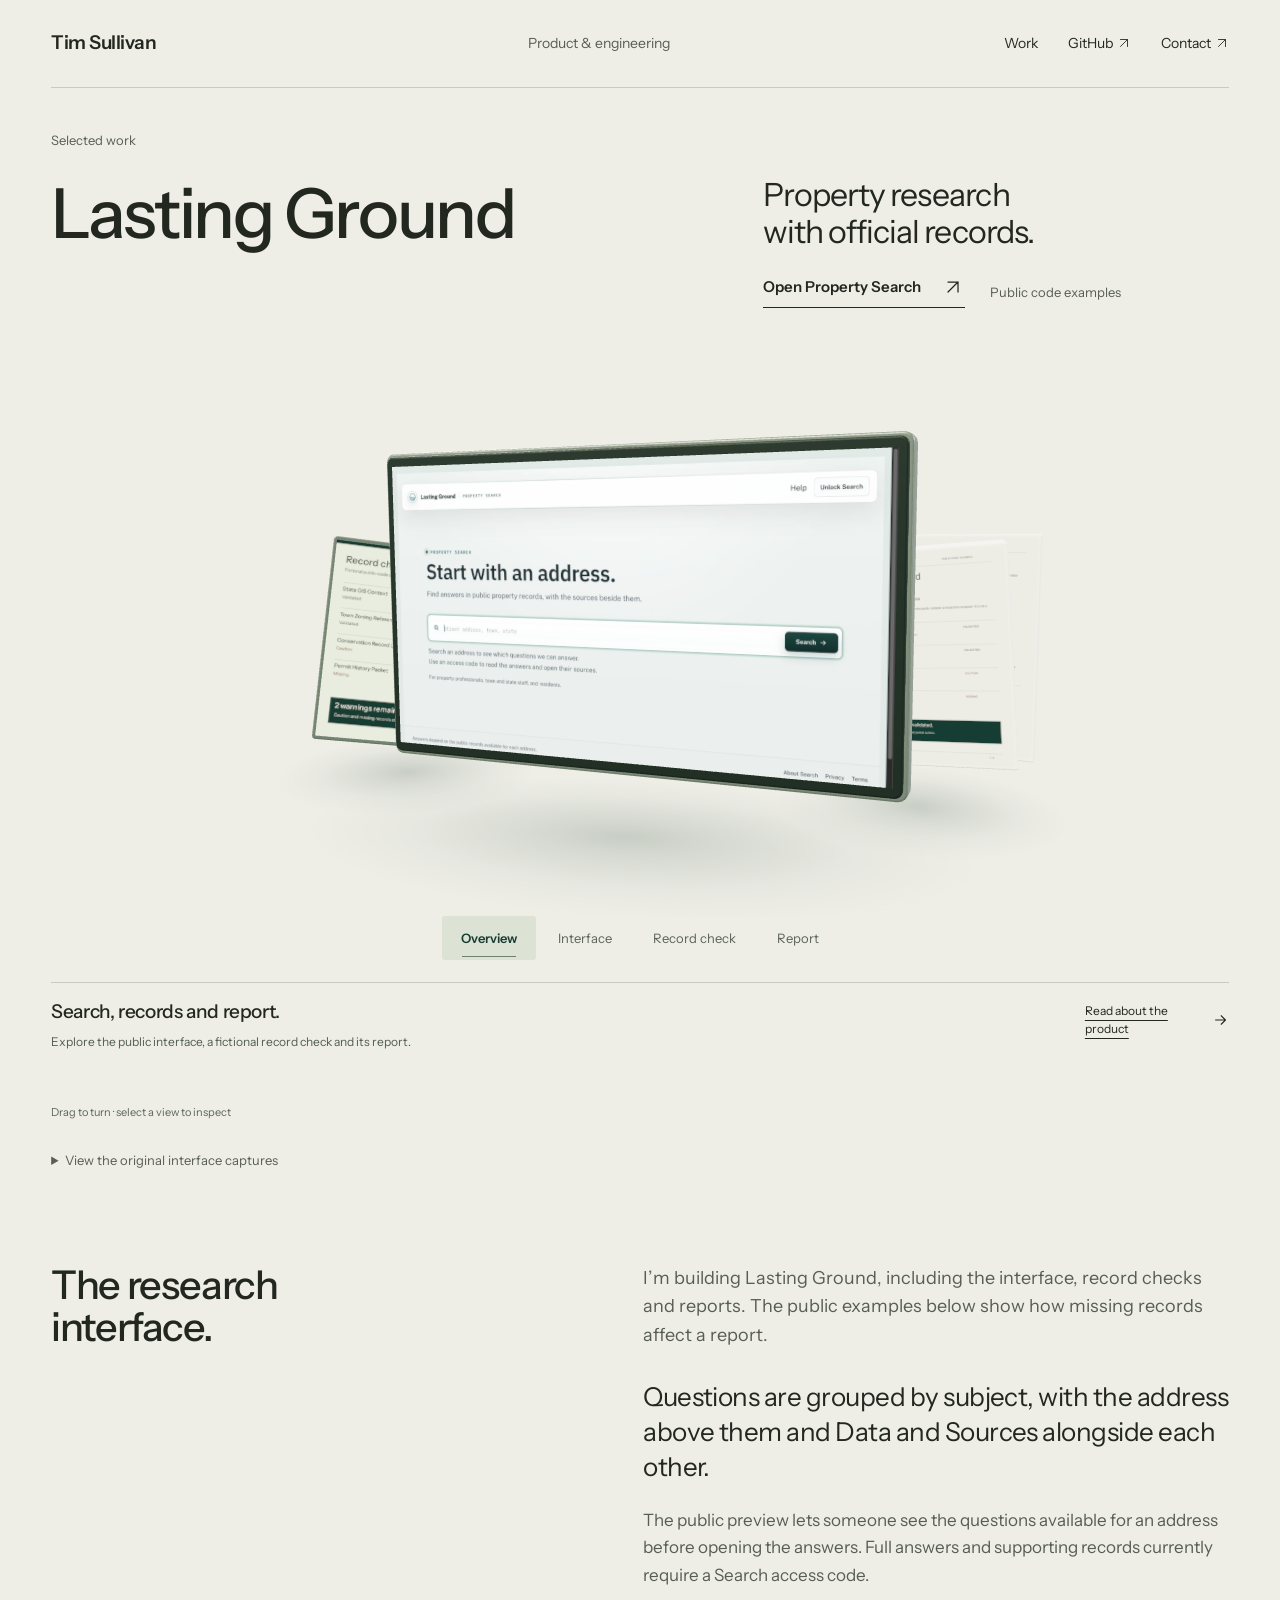
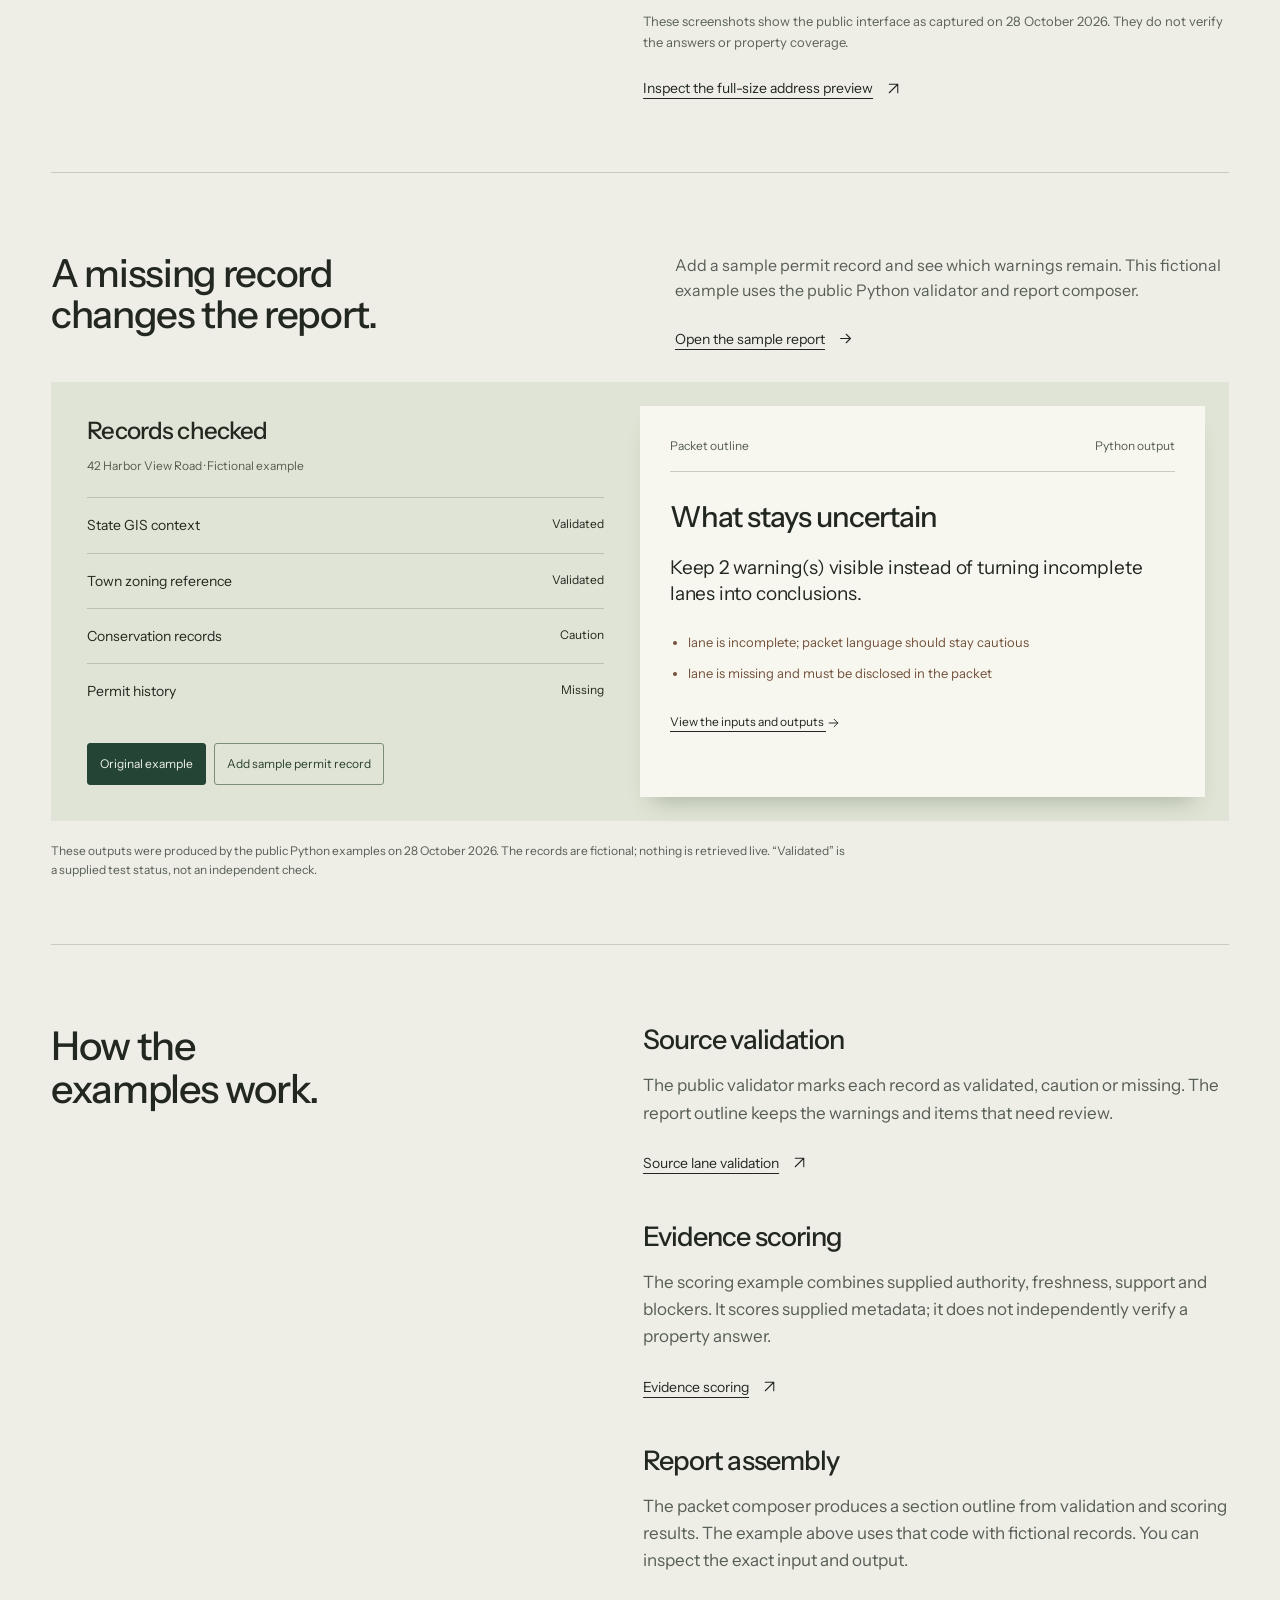
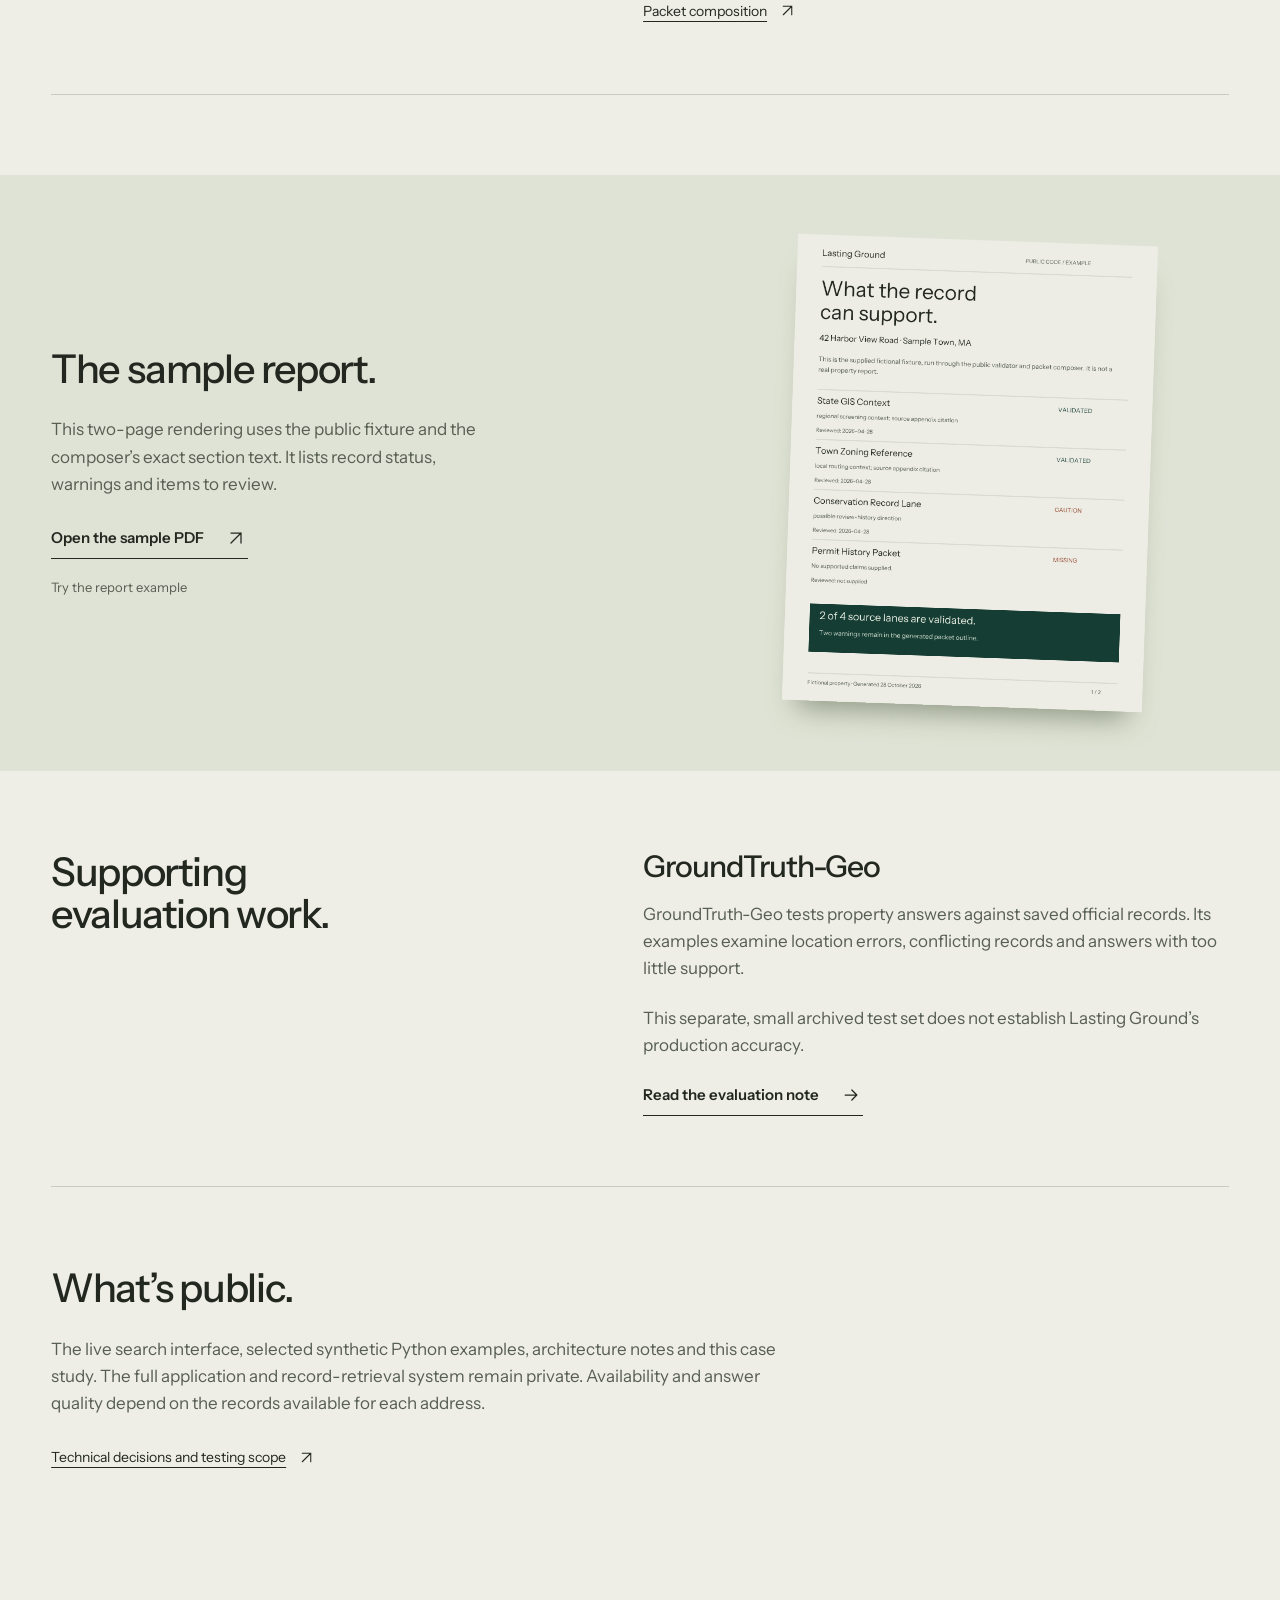
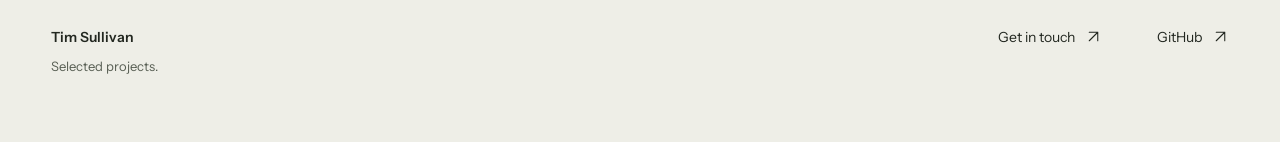
<file: case-studies/lasting-ground/index.html>
<!DOCTYPE html>

<html lang="en"><head><meta charset="utf-8"/><meta content="width=device-width,initial-scale=1" name="viewport"/><title>Lasting Ground — Tim Sullivan</title><meta content="Lasting Ground’s property research interface, source checks and sample reports." name="description"/><meta content="#eeeee7" name="theme-color"/><link href="https://sulmusic2-star.github.io/case-studies/lasting-ground/" rel="canonical"/><meta content="Lasting Ground — Tim Sullivan" property="og:title"/><meta content="Lasting Ground’s property research interface, source checks and sample reports." property="og:description"/><meta content="https://sulmusic2-star.github.io/assets/portfolio-cover.webp" property="og:image"/><link href="/assets/favicon.svg" rel="icon" type="image/svg+xml"/><link href="/assets/fonts/instrument-sans.css" rel="stylesheet"/><link href="/folio.css?v=20261028-r2" rel="stylesheet"/><link href="/studio.css?v=20261028-d1" rel="stylesheet"/></head><body><a class="skip" href="#main">Skip to content</a><header class="masthead"><a class="name" href="/">Tim Sullivan</a><span class="discipline">Product &amp; engineering</span><nav aria-label="Main"><a href="/#work">Work</a><a href="https://github.com/sulmusic2-star">GitHub <svg aria-hidden="true" viewbox="0 0 24 24"><path d="M6 18 18 6M6 6h12v12"></path></svg></a><a href="mailto:hello@lastingground.com">Contact <svg aria-hidden="true" viewbox="0 0 24 24"><path d="M6 18 18 6M6 6h12v12"></path></svg></a></nav></header><main id="main"><section class="case-opening"><a class="back-link" href="/">Selected work</a><h1>Lasting Ground</h1><p class="case-thesis">Property research <br/>with official records.</p><div class="case-actions"><a class="text-action" href="https://lastingground.com">Open Property Search <svg aria-hidden="true" viewbox="0 0 24 24"><path d="M6 18 18 6M6 6h12v12"></path></svg></a><a class="quiet-link" href="https://github.com/sulmusic2-star/lasting-ground-showcase">Public code examples</a></div></section><section aria-label="Lasting Ground product artifacts" class="product-studio" data-product-studio="" data-view="overview">
<div class="studio-stage" data-studio-stage=""><canvas aria-label="Three-dimensional presentation of the actual public interface and fictional source-check and report examples. Use the view buttons below, or left and right arrow keys." hidden="" role="img" tabindex="0"></canvas><div class="studio-fallback" data-studio-fallback=""><img alt="Actual Lasting Ground public interface. The source and report examples are available through the controls below." fetchpriority="high" height="712" src="/assets/product/lasting-ground-search.png" width="1266"/></div></div>
<div aria-label="Inspect a product artifact" class="studio-controls" role="group"><button aria-pressed="true" data-studio-view="overview" disabled="" type="button">Overview</button><button aria-pressed="false" data-studio-view="interface" disabled="" type="button">Interface</button><button aria-pressed="false" data-studio-view="source" disabled="" type="button">Record check</button><button aria-pressed="false" data-studio-view="report" disabled="" type="button">Report</button></div>
<div aria-live="polite" class="studio-description"><div><h2 data-studio-title="">Search, records and report.</h2><p data-studio-copy="">Explore the public interface, a fictional record check and its report.</p></div><a data-studio-link="" href="#product"><span>Read about the product</span><svg aria-hidden="true" viewbox="0 0 24 24"><path d="M5 12h14m-6-6 6 6-6 6"></path></svg></a></div><p class="studio-hint" data-studio-hint="">Original captures and example files remain available below.</p></section><details class="original-captures"><summary>View the original interface captures</summary><div class="product-exhibit" data-product-gallery=""><div class="exhibit-toolbar"><span>Lasting Ground <span class="toolbar-divider">/</span> Property Search</span><a href="https://lastingground.com">Open product <svg aria-hidden="true" viewbox="0 0 24 24"><path d="M6 18 18 6M6 6h12v12"></path></svg></a></div><div class="product-stage"><a aria-label="Open full-size Lasting Ground search capture" class="product-image-link" data-full-image="" href="/assets/product/lasting-ground-search.png"><picture><source data-mobile-capture="" media="(max-width: 680px)" srcset="/assets/product/lasting-ground-search-mobile.png"/><img alt="Actual Lasting Ground public search interface, captured October 28, 2026. Start with an address, with a property address input and Search button." data-product-image="" fetchpriority="high" height="712" src="/assets/product/lasting-ground-search.png" width="1266"/></picture></a></div><div class="exhibit-footer"><div aria-label="Captured product view" class="view-switch" role="group"><button aria-pressed="true" data-capture="search" disabled="" type="button">Search</button><button aria-pressed="false" data-capture="preview" disabled="" type="button">Address preview</button></div><p data-capture-caption="">Actual public interface · 28 October 2026</p></div></div></details><section class="case-chapter" id="product"><h2>The research <br/>interface.</h2><div class="chapter-content"><div class="case-introduction"><p>I’m building Lasting Ground, including the interface, record checks and reports. The public examples below show how missing records affect a report.</p><div><a class="text-action" href="https://lastingground.com">Open Property Search <svg aria-hidden="true" viewbox="0 0 24 24"><path d="M6 18 18 6M6 6h12v12"></path></svg></a><a class="quiet-link" href="https://github.com/sulmusic2-star/lasting-ground-showcase">Read the public examples <svg aria-hidden="true" viewbox="0 0 24 24"><path d="M6 18 18 6M6 6h12v12"></path></svg></a></div></div><p class="large-copy">Questions are grouped by subject, with the address above them and Data and Sources alongside each other.</p><p>The public preview lets someone see the questions available for an address before opening the answers. Full answers and supporting records currently require a Search access code.</p><p class="capture-boundary">These screenshots show the public interface as captured on 28 October 2026. They do not verify the answers or property coverage.</p><a class="inline-link" href="/assets/product/lasting-ground-preview.png">Inspect the full-size address preview <svg aria-hidden="true" viewbox="0 0 24 24"><path d="M6 18 18 6M6 6h12v12"></path></svg></a></div></section><section class="source-example" data-source-example="" id="source-example"><div class="example-intro"><h2>A missing record <br/>changes the report.</h2><p>Add a sample permit record and see which warnings remain. This fictional example uses the public Python validator and report composer.</p><a class="inline-link" href="/assets/product/source-check-example.pdf">Open the sample report <svg aria-hidden="true" viewbox="0 0 24 24"><path d="M5 12h14m-6-6 6 6-6 6"></path></svg></a></div><div class="example-workbench"><div class="example-input"><h3>Records checked</h3><p class="fixture-label">42 Harbor View Road · Fictional example</p><dl><div><dt>State GIS context</dt><dd>Validated</dd></div><div><dt>Town zoning reference</dt><dd>Validated</dd></div><div><dt>Conservation records</dt><dd>Caution</dd></div><div><dt>Permit history</dt><dd data-permit-state="">Missing</dd></div></dl><div aria-label="Synthetic permit-history scenario" class="fixture-switch" role="group"><button aria-pressed="true" data-scenario="original" disabled="">Original example</button><button aria-pressed="false" data-scenario="supplied" disabled="">Add sample permit record</button></div></div><div aria-live="polite" class="example-output"><div class="output-top"><span>Packet outline</span><span>Python output</span></div><h3>What stays uncertain</h3><p class="output-sentence" data-warning-output="">Keep 2 warning(s) visible instead of turning incomplete lanes into conclusions.</p><ul data-warning-list=""><li>lane is incomplete; packet language should stay cautious</li><li>lane is missing and must be disclosed in the packet</li></ul><a href="/assets/product/source-example.json">View the inputs and outputs <svg aria-hidden="true" viewbox="0 0 24 24"><path d="M5 12h14m-6-6 6 6-6 6"></path></svg></a></div></div><p class="example-scope">These outputs were produced by the public Python examples on 28 October 2026. The records are fictional; nothing is retrieved live. “Validated” is a supplied test status, not an independent check.</p><p class="example-error" data-example-error="" hidden="">The sample controls could not load. You can still open the example data, report and Python code.</p></section><section class="case-chapter decisions" id="decisions"><h2>How the <br/>examples work.</h2><div class="chapter-content"><article><h3>Source validation</h3><p>The public validator marks each record as validated, caution or missing. The report outline keeps the warnings and items that need review.</p><a class="inline-link" href="https://github.com/sulmusic2-star/lasting-ground-showcase/blob/main/examples/source_lane_validation.py">Source lane validation <svg aria-hidden="true" viewbox="0 0 24 24"><path d="M6 18 18 6M6 6h12v12"></path></svg></a></article><article><h3>Evidence scoring</h3><p>The scoring example combines supplied authority, freshness, support and blockers. It scores supplied metadata; it does not independently verify a property answer.</p><a class="inline-link" href="https://github.com/sulmusic2-star/lasting-ground-showcase/blob/main/examples/evidence_scoring.py">Evidence scoring <svg aria-hidden="true" viewbox="0 0 24 24"><path d="M6 18 18 6M6 6h12v12"></path></svg></a></article><article><h3>Report assembly</h3><p>The packet composer produces a section outline from validation and scoring results. The example above uses that code with fictional records. You can inspect the exact input and output.</p><a class="inline-link" href="https://github.com/sulmusic2-star/lasting-ground-showcase/blob/main/examples/packet_composer.py">Packet composition <svg aria-hidden="true" viewbox="0 0 24 24"><path d="M6 18 18 6M6 6h12v12"></path></svg></a></article></div></section><section class="report-section"><div><h2>The sample report.</h2><p>This two-page rendering uses the public fixture and the composer’s exact section text. It lists record status, warnings and items to review.</p><a class="text-action" href="/assets/product/source-check-example.pdf">Open the sample PDF <svg aria-hidden="true" viewbox="0 0 24 24"><path d="M6 18 18 6M6 6h12v12"></path></svg></a><a class="quiet-link" href="#source-example">Try the report example</a></div><a aria-label="Open the two-page synthetic public-code report" class="report-preview" href="/assets/product/source-check-example.pdf"><img alt="Two-page Lasting Ground public-code example: four fictional source lanes, two validated states and two warnings" height="1584" loading="lazy" src="/assets/product/source-check-page-1.png" width="1224"/></a></section><section class="case-chapter supporting" id="evidence"><h2>Supporting <br/>evaluation work.</h2><div class="chapter-content"><h3>GroundTruth-Geo</h3><p>GroundTruth-Geo tests property answers against saved official records. Its examples examine location errors, conflicting records and answers with too little support.</p><p>This separate, small archived test set does not establish Lasting Ground’s production accuracy.</p><a class="text-action" href="/notes/groundtruth-geo/">Read the evaluation note <svg aria-hidden="true" viewbox="0 0 24 24"><path d="M5 12h14m-6-6 6 6-6 6"></path></svg></a></div></section><section class="project-scope"><h2>What’s public.</h2><p>The live search interface, selected synthetic Python examples, architecture notes and this case study. The full application and record-retrieval system remain private. Availability and answer quality depend on the records available for each address.</p><a class="inline-link" href="https://github.com/sulmusic2-star/lasting-ground-showcase/blob/main/docs/engineering-decisions.md">Technical decisions and testing scope <svg aria-hidden="true" viewbox="0 0 24 24"><path d="M6 18 18 6M6 6h12v12"></path></svg></a></section></main><footer class="site-footer"><p>Tim Sullivan<span>Selected projects.</span></p><a href="mailto:hello@lastingground.com">Get in touch <svg aria-hidden="true" viewbox="0 0 24 24"><path d="M6 18 18 6M6 6h12v12"></path></svg></a><a href="https://github.com/sulmusic2-star">GitHub <svg aria-hidden="true" viewbox="0 0 24 24"><path d="M6 18 18 6M6 6h12v12"></path></svg></a></footer><script src="/assets/js/folio.mjs" type="module"></script><script src="/assets/js/product-studio.mjs" type="module"></script></body></html>
</file>
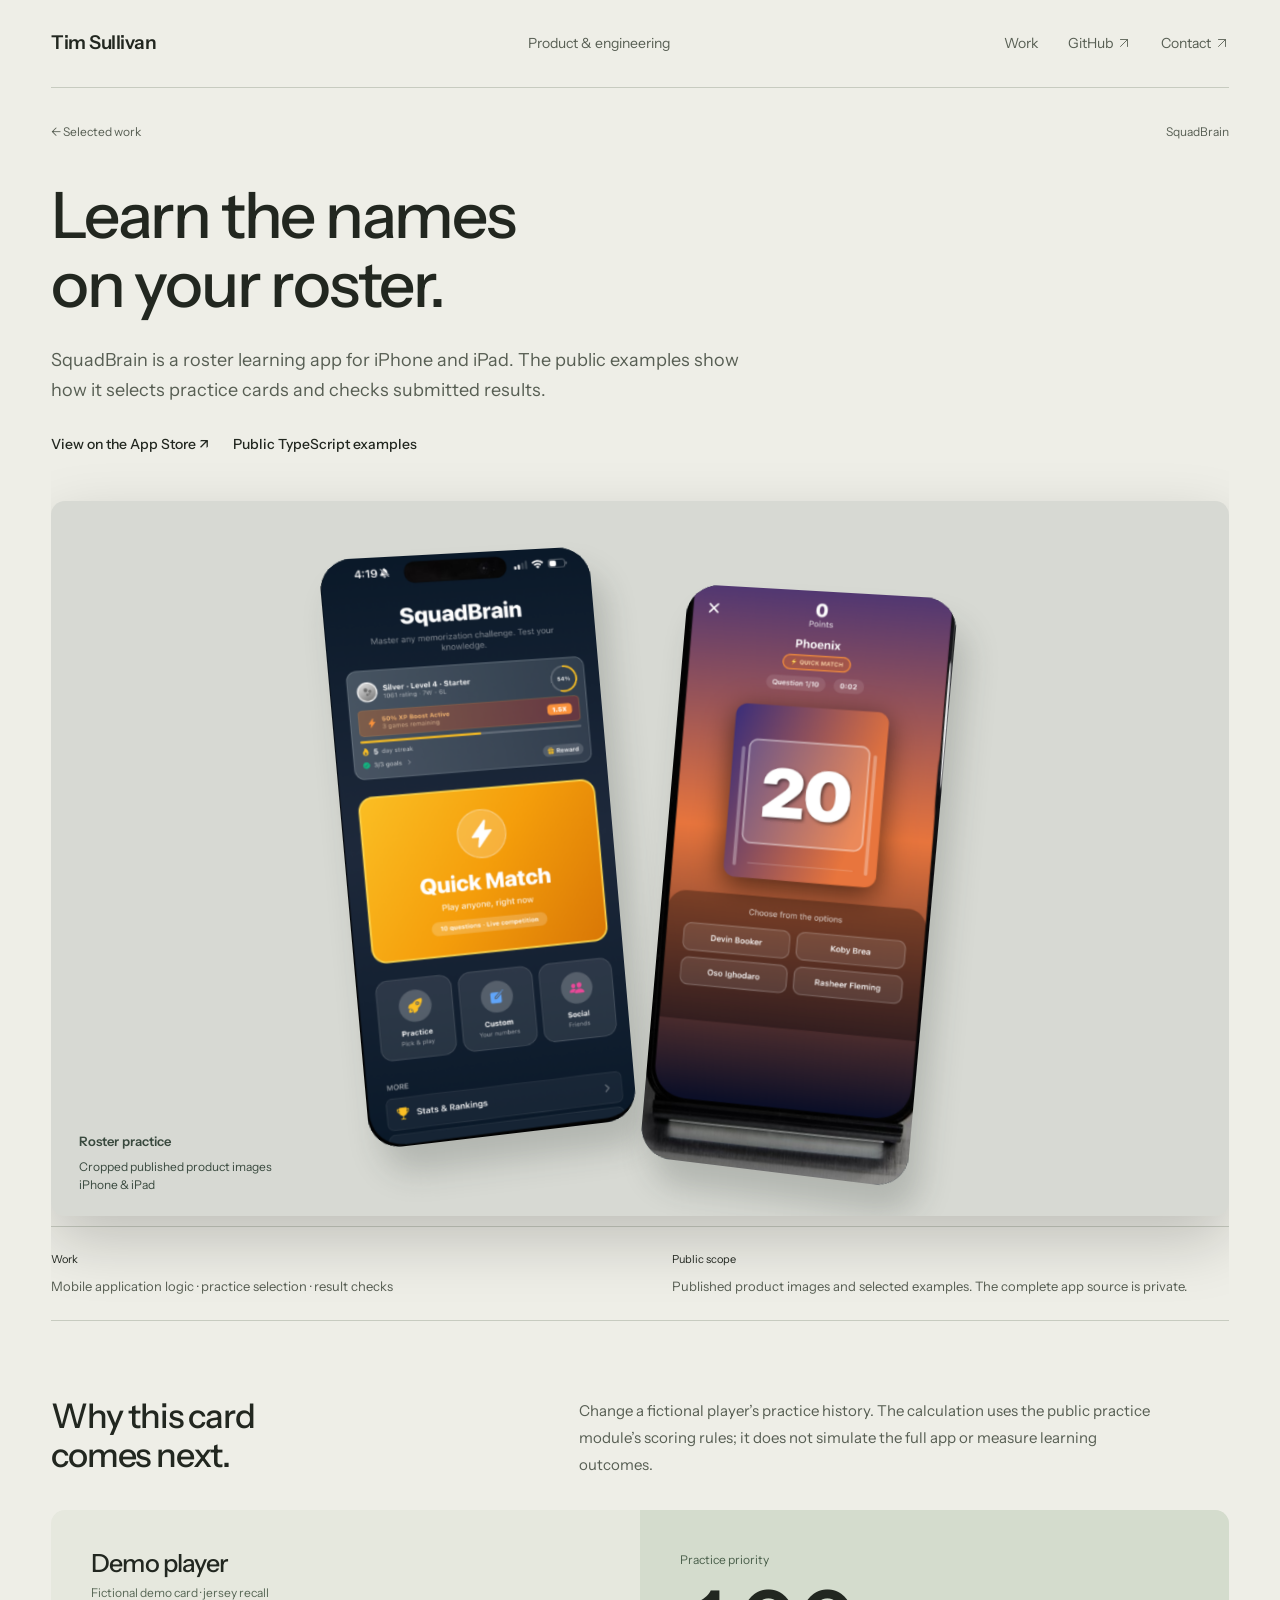
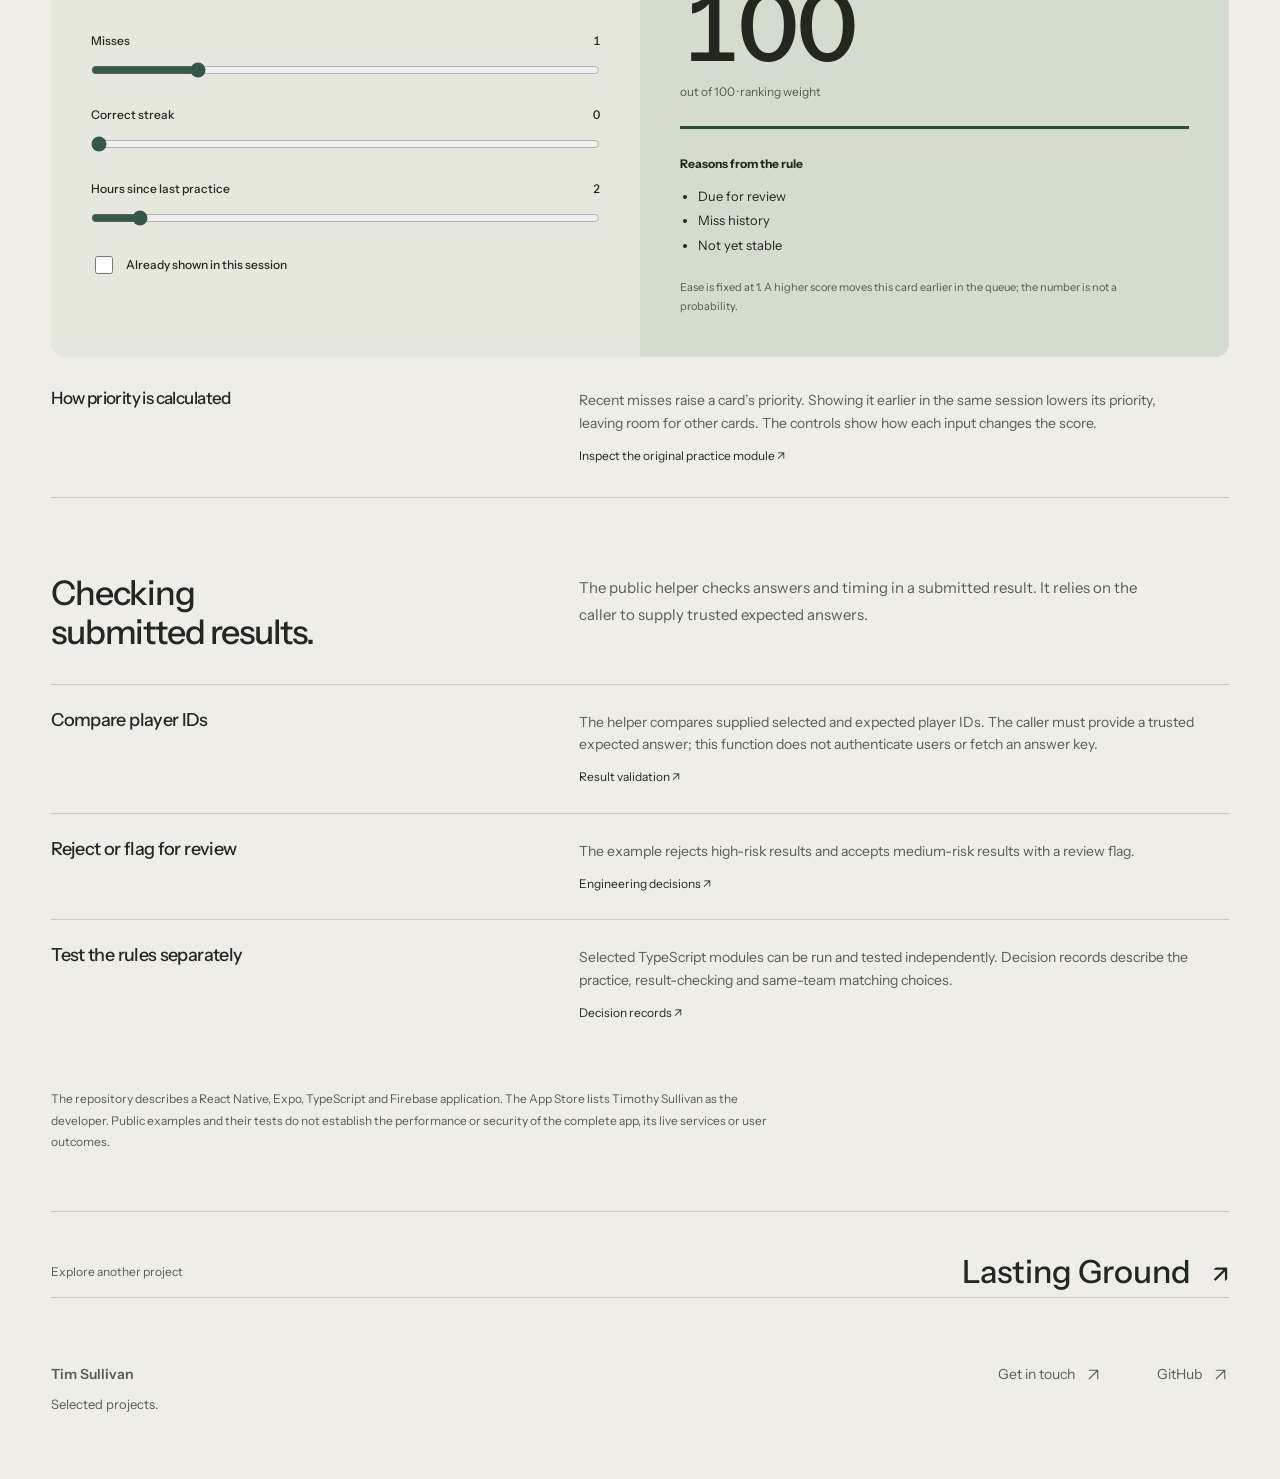
<file: case-studies/squadbrain/index.html>
<!DOCTYPE html>
<html lang="en"><head><meta charset="utf-8"/><meta content="width=device-width,initial-scale=1" name="viewport"/><title>SquadBrain — Tim Sullivan</title><meta content="A roster learning app with inspectable practice selection and result-checking rules." name="description"/><meta content="#eeeee7" name="theme-color"/><link href="https://sulmusic2-star.github.io/case-studies/squadbrain/" rel="canonical"/><meta content="SquadBrain — Tim Sullivan" property="og:title"/><meta content="A roster learning app with inspectable practice selection and result-checking rules." property="og:description"/><meta content="website" property="og:type"/><meta content="https://sulmusic2-star.github.io/assets/squadbrain-cover.webp" property="og:image"/><link href="/assets/favicon.svg" rel="icon" type="image/svg+xml"/><link href="/assets/fonts/instrument-sans.css" rel="stylesheet"/><link href="/article-exhibits.css" rel="stylesheet"/><link href="/folio.css?v=20261028-r2" rel="stylesheet"/></head><body class="article-note"><a class="skip" href="#main">Skip to content</a><div class="wrap"><header class="masthead"><a class="name" href="/">Tim Sullivan</a><span class="discipline">Product &amp; engineering</span><nav aria-label="Main"><a href="/#work">Work</a><a href="https://github.com/sulmusic2-star">GitHub <svg aria-hidden="true" viewbox="0 0 24 24"><path d="M6 18 18 6M6 6h12v12"></path></svg></a><a href="mailto:hello@lastingground.com">Contact <svg aria-hidden="true" viewbox="0 0 24 24"><path d="M6 18 18 6M6 6h12v12"></path></svg></a></nav></header><main id="main"><div class="case-nav"><a href="/#work">← Selected work</a><span>SquadBrain</span></div><section class="case-intro"><h1>Learn the names<br>on your roster.</h1><p class="lede">SquadBrain is a roster learning app for iPhone and iPad. The public examples show how it selects practice cards and checks submitted results.</p><div class="links"><a href="https://apps.apple.com/us/app/squadbrain/id6756122317">View on the App Store <span aria-hidden="true">↗</span></a><a href="https://github.com/sulmusic2-star/squadbrain-showcase">Public TypeScript examples</a></div></section><div class="phone-gallery"><figure class="phone phone-one"><img alt="SquadBrain published home screen" height="2778" loading="lazy" src="/assets/squadbrain-home.png" width="1284"/></figure><figure class="phone phone-two"><img alt="SquadBrain published roster quiz screen" height="2778" loading="lazy" src="/assets/squadbrain-quiz.png" width="1284"/></figure><div class="phone-caption"><span>Roster practice</span><p>Cropped published product images<br/>iPhone &amp; iPad</p></div></div><div class="case-summary"><p><span>Work</span>Mobile application logic · practice selection · result checks</p><p><span>Public scope</span>Published product images and selected examples. The complete app source is private.</p></div><section class="case-section"><div class="section-heading"><h2>Why this card<br/>comes next.</h2><p>Change a fictional player’s practice history. The calculation uses the public practice module’s scoring rules; it does not simulate the full app or measure learning outcomes.</p></div><div class="practice-exhibit" data-practice=""><div class="practice-controls"><h3>Demo player</h3><p>Fictional demo card · jersey recall</p><label>Misses <output data-misses-label="">1</output><input aria-label="Misses on the fictional practice card" data-misses="" disabled="" max="5" min="0" type="range" value="1"/></label><label>Correct streak <output data-streak-label="">0</output><input aria-label="Correct answer streak" data-streak="" disabled="" max="6" min="0" type="range" value="0"/></label><label>Hours since last practice <output data-hours-label="">2</output><input aria-label="Hours since last practice" data-hours="" disabled="" max="24" min="0" type="range" value="2"/></label><label class="check-row"><input data-recent="" disabled="" type="checkbox"/> Already shown in this session</label></div><div aria-atomic="true" aria-live="polite" class="priority-output"><span>Practice priority</span><strong data-priority="">100</strong><span>out of 100 · ranking weight</span><div aria-hidden="true" class="priority-track"><span data-priority-bar=""></span></div><h4>Reasons from the rule</h4><ul data-reasons=""></ul><p>Ease is fixed at 1. A higher score moves this card earlier in the queue; the number is not a probability.</p></div></div><div class="engineering-note"><h3>How priority is calculated</h3><p>Recent misses raise a card’s priority. Showing it earlier in the same session lowers its priority, leaving room for other cards. The controls show how each input changes the score.</p><a href="https://github.com/sulmusic2-star/squadbrain-showcase/blob/main/examples/adaptive-practice.ts">Inspect the original practice module ↗</a></div></section><section class="case-section"><div class="section-heading"><h2>Checking<br>submitted results.</h2><p>The public helper checks answers and timing in a submitted result. It relies on the caller to supply trusted expected answers.</p></div><div class="rule-row"><h3>Compare player IDs</h3><p>The helper compares supplied selected and expected player IDs. The caller must provide a trusted expected answer; this function does not authenticate users or fetch an answer key.</p><a href="https://github.com/sulmusic2-star/squadbrain-showcase/blob/main/examples/result-validation.ts">Result validation ↗</a></div><div class="rule-row"><h3>Reject or flag for review</h3><p>The example rejects high-risk results and accepts medium-risk results with a review flag.</p><a href="https://github.com/sulmusic2-star/squadbrain-showcase/blob/main/docs/engineering-decisions.md">Engineering decisions ↗</a></div><div class="rule-row"><h3>Test the rules separately</h3><p>Selected TypeScript modules can be run and tested independently. Decision records describe the practice, result-checking and same-team matching choices.</p><a href="https://github.com/sulmusic2-star/squadbrain-showcase/tree/main/docs/adr">Decision records ↗</a></div></section><p class="scope">The repository describes a React Native, Expo, TypeScript and Firebase application. The App Store lists Timothy Sullivan as the developer. Public examples and their tests do not establish the performance or security of the complete app, its live services or user outcomes.</p><a class="next-project" href="/case-studies/lasting-ground/"><span>Explore another project</span><strong>Lasting Ground <span aria-hidden="true">↗</span></strong></a></main><footer class="site-footer"><p>Tim Sullivan<span>Selected projects.</span></p><a href="mailto:hello@lastingground.com">Get in touch <svg aria-hidden="true" viewbox="0 0 24 24"><path d="M6 18 18 6M6 6h12v12"></path></svg></a><a href="https://github.com/sulmusic2-star">GitHub <svg aria-hidden="true" viewbox="0 0 24 24"><path d="M6 18 18 6M6 6h12v12"></path></svg></a></footer></div><noscript><p class="noscript-note">Interactive controls require JavaScript. The source links, archived study and product images remain available.</p></noscript><script src="/assets/js/portfolio.mjs" type="module"></script></body></html>
</file>
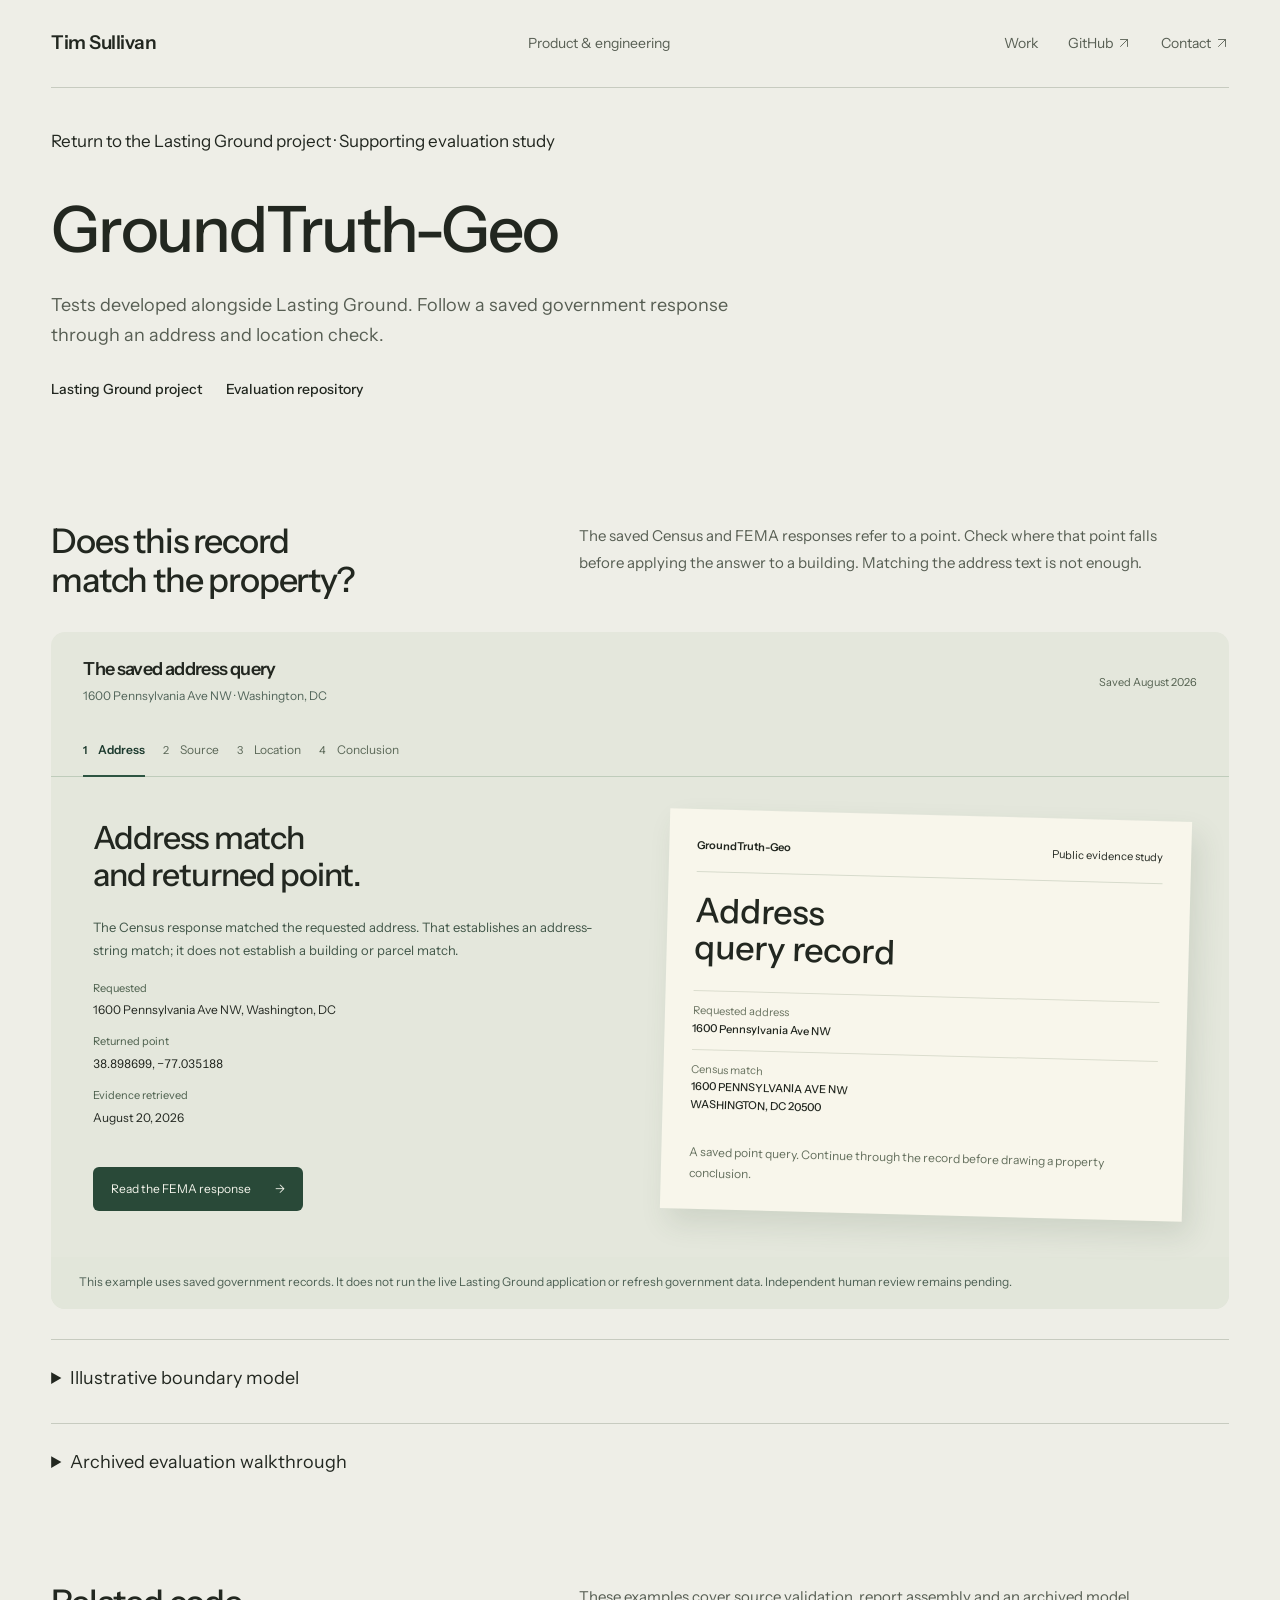
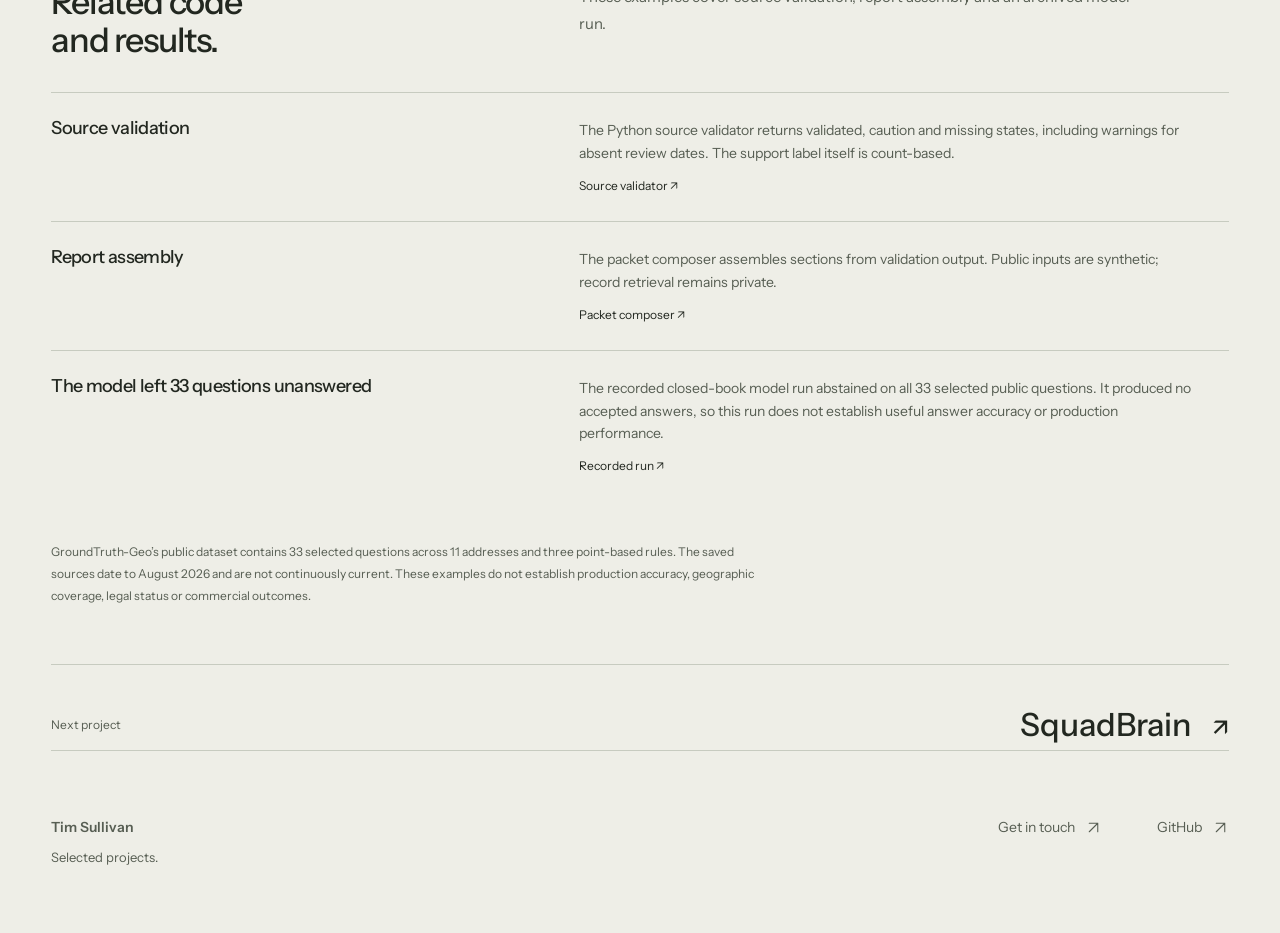
<file: notes/groundtruth-geo/index.html>
<!DOCTYPE html>

<html lang="en"><head><meta charset="utf-8"/><meta content="width=device-width,initial-scale=1" name="viewport"/><title>GroundTruth-Geo — Supporting evaluation study</title><meta content="Supporting evaluation work: archived sources, location mismatch and bounded conclusions." name="description"/><meta content="#eeeee7" name="theme-color"/><link href="https://sulmusic2-star.github.io/notes/groundtruth-geo/" rel="canonical"/><meta content="GroundTruth-Geo — Supporting evaluation study" property="og:title"/><meta content="Supporting evaluation work: archived sources, location mismatch and bounded conclusions." property="og:description"/><meta content="website" property="og:type"/><meta content="https://sulmusic2-star.github.io/assets/lasting-ground-cover.webp" property="og:image"/><link href="/assets/favicon.svg" rel="icon" type="image/svg+xml"/><link href="/assets/fonts/instrument-sans.css" rel="stylesheet"/><link href="/article-exhibits.css" rel="stylesheet"/><link href="/folio.css?v=20261028-r2" rel="stylesheet"/></head><body class="article-note"><a class="skip" href="#main">Skip to content</a><div class="wrap"><header class="masthead"><a class="name" href="/">Tim Sullivan</a><span class="discipline">Product &amp; engineering</span><nav aria-label="Main"><a href="/#work">Work</a><a href="https://github.com/sulmusic2-star">GitHub <svg aria-hidden="true" viewbox="0 0 24 24"><path d="M6 18 18 6M6 6h12v12"></path></svg></a><a href="mailto:hello@lastingground.com">Contact <svg aria-hidden="true" viewbox="0 0 24 24"><path d="M6 18 18 6M6 6h12v12"></path></svg></a></nav></header><main id="main"><p style="margin-top:40px"><a href="/case-studies/lasting-ground/">Return to the Lasting Ground project</a> · Supporting evaluation study</p><section class="case-intro"><h1>GroundTruth-Geo</h1><p class="lede">Tests developed alongside Lasting Ground. Follow a saved government response through an address and location check.</p><div class="links"><a href="/case-studies/lasting-ground/">Lasting Ground project</a><a href="https://github.com/sulmusic2-star/groundtruth-geo">Evaluation repository</a></div></section><section class="case-section"><div class="section-heading"><h2>Does this record<br>match the property?</h2><p>The saved Census and FEMA responses refer to a point. Check where that point falls before applying the answer to a building. Matching the address text is not enough.</p></div><section class="evidence-study" data-evidence="" id="evidence"><div class="evidence-top"><div><h3>The saved address query</h3><p>1600 Pennsylvania Ave NW · Washington, DC</p></div><span class="archive-label">Saved August 2026</span></div><div aria-label="Follow the evidence" class="trace-steps" role="group"><button aria-pressed="true" data-step="0" disabled="" type="button"><span>1</span> Address</button><button aria-pressed="false" data-step="1" disabled="" type="button"><span>2</span> Source</button><button aria-pressed="false" data-step="2" disabled="" type="button"><span>3</span> Location</button><button aria-pressed="false" data-step="3" disabled="" type="button"><span>4</span> Conclusion</button></div><div aria-atomic="true" aria-live="polite" class="trace-body"><div class="trace-panel" data-panel="0"><div class="trace-copy"><h4>Address match<br/>and returned point.</h4><p>The Census response matched the requested address. That establishes an address-string match; it does not establish a building or parcel match.</p><dl><dt>Requested</dt><dd>1600 Pennsylvania Ave NW, Washington, DC</dd><dt>Returned point</dt><dd class="coordinates">38.898699, −77.035188</dd><dt>Evidence retrieved</dt><dd>August 20, 2026</dd></dl><button class="dark-button" data-next="1" disabled="" type="button">Read the FEMA response <span aria-hidden="true">→</span></button></div><div class="record-sheet"><div class="sheet-brand">GroundTruth-Geo <span>Public evidence study</span></div><h4>Address<br/>query record</h4><div class="sheet-line"><span>Requested address</span><b>1600 Pennsylvania Ave NW</b></div><div class="sheet-line"><span>Census match</span><b>1600 PENNSYLVANIA AVE NW<br/>WASHINGTON, DC 20500</b></div><p class="sheet-footnote">A saved point query. Continue through the record before drawing a property conclusion.</p></div></div><div class="trace-panel" data-panel="1" hidden=""><div class="trace-copy"><h4>The saved<br/>FEMA result.</h4><p>The saved FEMA record places this point in zone X, with the Special Flood Hazard Area flag set to false. The underlying map publication date is not established by the retrieval date.</p><div class="links"><a href="/assets/evidence/gtg-906449faa09a.json">Saved JSON receipt</a><a data-official-query="" href="https://hazards.fema.gov/arcgis/rest/services/public/NFHL/MapServer/28/query?f=json&amp;geometry=-77.03518753691%2C38.89869893252&amp;geometryType=esriGeometryPoint&amp;inSR=4326&amp;spatialRel=esriSpatialRelIntersects&amp;outFields=OBJECTID%2CDFIRM_ID%2CFLD_AR_ID%2CFLD_ZONE%2CZONE_SUBTY%2CSFHA_TF%2CSOURCE_CIT%2CGFID%2CGlobalID&amp;returnGeometry=false">Original FEMA query</a></div><button class="dark-button" data-next="2" disabled="" type="button">Check the location <span aria-hidden="true">→</span></button></div><div class="record-sheet code-sheet"><div class="sheet-brand">FEMA NFHL <span>Exact saved fields</span></div><pre><code>{
  "OBJECTID": 17579832,
  "DFIRM_ID": "110001",
  "FLD_AR_ID": "110001_321",
  "FLD_ZONE": "X",
  "SFHA_TF": "F",
  "ZONE_SUBTY":
    "AREA OF MINIMAL FLOOD HAZARD"
}</code></pre><p class="sheet-footnote">Excerpt from the saved government response. The original query may return different data today.</p></div></div><div class="trace-panel" data-panel="2" hidden=""><div class="trace-copy"><h4>The points are<br/>163.8 m apart.</h4><p>The saved DC address anchor is 163.787 m from the Census point. In the historic-layer test, shifting the Census point changed 19 of 57 sampled results. The first change occurred at 5 m.</p><p>Those are fixed displacement tests, not a measured geocoder-error distribution. The DC support record also requires a currency review.</p><button class="dark-button" data-next="3" disabled="" type="button">Read the conclusion <span aria-hidden="true">→</span></button></div><div class="location-comparison"><svg aria-label="Schematic separation between the Census point and the saved DC address anchor, 163.787 meters" role="img" viewbox="0 0 420 350"><line stroke="#8a9888" stroke-dasharray="5 5" stroke-width="1.5" x1="98" x2="310" y1="260" y2="98"></line><circle cx="98" cy="260" fill="#214e43" r="8"></circle><circle cx="310" cy="98" fill="#a4582e" r="8"></circle><circle cx="310" cy="98" fill="none" r="31" stroke="#a4582e" stroke-opacity=".35"></circle><text x="75" y="302">DC address anchor</text><text x="210" y="58">Census point</text><text class="map-measure" x="150" y="195">163.787 m</text></svg><p>Schematic comparison. No building or parcel boundary is asserted.</p></div></div><div class="trace-panel" data-panel="3" hidden=""><div class="trace-copy"><h4>Scope of<br/>the point result.</h4><p>The archived FEMA answer is a point result. It must not silently become a determination about the White House building or grounds.</p><p>One intersecting district’s NPS description expressly excludes the White House and its grounds.</p><div class="links"><a class="dark-button" href="/assets/evidence/archived-point-study.pdf">Download the study <span aria-hidden="true">↓</span></a><a href="https://github.com/sulmusic2-star/groundtruth-geo/blob/main/property_support/records/washington_dc.json">Inspect location support</a></div></div><div class="conclusion-sheet"><span class="review-mark">Location review required</span><h4>Building and parcel<br/>claims need<br/>a location check.</h4><p>Retain the address, point, query, retrieval date and limitation together.</p><a href="https://github.com/sulmusic2-star/groundtruth-geo/blob/main/proof/geospatial-review-public-20260821.json">Read the displacement tests <span aria-hidden="true">↗</span></a></div></div></div><p class="exhibit-note">This example uses saved government records. It does not run the live Lasting Ground application or refresh government data. Independent human review remains pending.</p></section></section><details class="technical-disclosure"><summary>Illustrative boundary model</summary><section class="case-section" id="evaluation"><div class="section-heading"><h2>Test a point<br>near a boundary.</h2><div><p>GroundTruth-Geo is a companion evaluation project from Lasting Ground development. This synthetic model shows how an assumed location error affects a boundary check.</p><p>Move the point, change the assumed uncertainty and separate the boundary layer. A circle touching the boundary means the example needs review.</p></div></div><div class="spatial-exhibit" data-spatial=""><div class="model-header"><span>GroundTruth-Geo</span><span>Illustrative model</span></div><div class="model-stage"><canvas aria-label="Three-dimensional illustrative terrain, boundary layer and movable point" hidden=""></canvas><div class="model-fallback"><svg aria-label="Plan view of the illustrative boundary and point" role="img" viewbox="-150 -150 300 300"><rect fill="#e4dfce" height="240" width="240" x="-120" y="-120"></rect><polygon fill="#668c7c" points="-25,-120 28,-120 42,-80 30,-35 48,15 36,65 50,120 -18,120 -33,75 -24,20 -42,-45"></polygon><circle class="fallback-radius" cx="65" cy="0" fill="#dc935c" fill-opacity=".25" r="10" stroke="#8c4b22"></circle><circle class="fallback-point" cx="65" cy="0" fill="#8c4b22" r="3"></circle></svg><p class="fallback-message">Plan view. Interactive controls load with JavaScript.</p></div><div aria-hidden="true" class="model-scale">Synthetic study · not a real site</div><div aria-label="Model view" class="view-controls" role="group"><button aria-pressed="true" data-view="perspective" disabled="" type="button">3D</button><button aria-pressed="false" data-view="plan" disabled="" type="button">Plan</button><button aria-pressed="false" data-view="layers" disabled="" type="button">Separate layer</button><button aria-label="Rotate model clockwise" data-view="rotate" disabled="" type="button">Rotate</button></div></div><div class="model-controls"><div aria-atomic="true" aria-live="polite" class="model-readout"><span class="status-dot" data-status="outside"></span><strong data-result="">Outside the example boundary</strong><span data-distance="">Move the point to test the edge.</span></div><div class="range-grid"><label>Point position <output data-x-label="">65 m</output><input aria-label="Point position in illustrative meters" data-position="" disabled="" max="100" min="-100" step="1" type="range" value="65"/></label><label>Assumed uncertainty <output data-radius-label="">±10 m</output><input aria-label="Assumed location uncertainty in illustrative meters" data-radius="" disabled="" max="30" min="0" step="1" type="range" value="10"/></label></div><div class="model-presets"><span>Try a case</span><button data-preset="inside" disabled="" type="button">Inside</button><button data-preset="edge" disabled="" type="button">At the edge</button><button data-preset="outside" disabled="" type="button">Outside</button></div></div><p class="exhibit-note">Synthetic terrain and boundary, drawn to explain the rule. The radius is an assumption, not a measured location error. No real property is represented.</p></div><div class="engineering-note"><h3>What the model checks</h3><p>A point may match an address without matching its building or parcel. The circle illustrates a conservative boundary check using an assumed error radius. It is not the production grader or a probability model.</p><a href="https://github.com/sulmusic2-star/groundtruth-geo/blob/main/geospatial_review.py">Read the actual displacement-review code <span aria-hidden="true">↗</span></a></div></section></details><details class="technical-disclosure"><summary>Archived evaluation walkthrough</summary><section class="case-section film-section"><div class="section-heading"><h2>A 22-second<br>walkthrough.</h2><p>An edited walkthrough captured from the working explorer above: address, source, location check, conclusion. The sequence preserves the archived-data limitations.</p></div><video aria-label="Twenty-two second walkthrough of the archived evidence explorer" controls="" playsinline="" poster="/assets/evidence/workflow-poster.webp" preload="metadata"><source src="/assets/evidence/evidence-walkthrough.mp4" type="video/mp4"/><track default="" kind="captions" label="English" src="/assets/evidence/evidence-walkthrough.vtt" srclang="en"/><p><a href="/assets/evidence/evidence-walkthrough.mp4">Download the walkthrough</a></p></video><details class="transcript"><summary>Read the walkthrough transcript</summary><p>Address: the saved Census response matches the requested address. Source: the archived FEMA record reports zone X at that point. Location: the saved DC address anchor is 163.787 meters away. Conclusion: retain the point-level result and require location review before a building or parcel claim. This portfolio example uses records saved in August 2026; it is not a live property determination.</p></details></section></details><section class="case-section"><div class="section-heading"><h2>Related code<br>and results.</h2><p>These examples cover source validation, report assembly and an archived model run.</p></div><div class="rule-row"><h3>Source validation</h3><p>The Python source validator returns validated, caution and missing states, including warnings for absent review dates. The support label itself is count-based.</p><a href="https://github.com/sulmusic2-star/lasting-ground-showcase/blob/main/examples/source_lane_validation.py">Source validator ↗</a></div><div class="rule-row"><h3>Report assembly</h3><p>The packet composer assembles sections from validation output. Public inputs are synthetic; record retrieval remains private.</p><a href="https://github.com/sulmusic2-star/lasting-ground-showcase/blob/main/examples/packet_composer.py">Packet composer ↗</a></div><div class="rule-row"><h3>The model left 33 questions unanswered</h3><p>The recorded closed-book model run abstained on all 33 selected public questions. It produced no accepted answers, so this run does not establish useful answer accuracy or production performance.</p><a href="https://github.com/sulmusic2-star/groundtruth-geo#observed-closed-book-run">Recorded run ↗</a></div></section><p class="scope">GroundTruth-Geo’s public dataset contains 33 selected questions across 11 addresses and three point-based rules. The saved sources date to August 2026 and are not continuously current. These examples do not establish production accuracy, geographic coverage, legal status or commercial outcomes.</p><a class="next-project" href="/case-studies/squadbrain/"><span>Next project</span><strong>SquadBrain <span aria-hidden="true">↗</span></strong></a></main><footer class="site-footer"><p>Tim Sullivan<span>Selected projects.</span></p><a href="mailto:hello@lastingground.com">Get in touch <svg aria-hidden="true" viewbox="0 0 24 24"><path d="M6 18 18 6M6 6h12v12"></path></svg></a><a href="https://github.com/sulmusic2-star">GitHub <svg aria-hidden="true" viewbox="0 0 24 24"><path d="M6 18 18 6M6 6h12v12"></path></svg></a></footer></div><noscript><p class="noscript-note">Interactive controls require JavaScript. <a href="/assets/evidence/archived-point-study.pdf">Read the archived study</a> or inspect the <a href="https://github.com/sulmusic2-star/groundtruth-geo">government records</a>.</p></noscript><script src="/assets/js/portfolio.mjs" type="module"></script></body></html>
</file>
<file: assets/fonts/instrument-sans.css>
@font-face {
  font-family: 'Instrument Sans';
  font-style: normal;
  font-weight: 400;
  font-stretch: normal;
  font-display: swap;
  src: url(/assets/fonts/instrument-sans-0.ttf) format('truetype');
}
@font-face {
  font-family: 'Instrument Sans';
  font-style: normal;
  font-weight: 500;
  font-stretch: normal;
  font-display: swap;
  src: url(/assets/fonts/instrument-sans-1.ttf) format('truetype');
}
@font-face {
  font-family: 'Instrument Sans';
  font-style: normal;
  font-weight: 600;
  font-stretch: normal;
  font-display: swap;
  src: url(/assets/fonts/instrument-sans-2.ttf) format('truetype');
}
@font-face {
  font-family: 'Instrument Sans';
  font-style: normal;
  font-weight: 700;
  font-stretch: normal;
  font-display: swap;
  src: url(/assets/fonts/instrument-sans-3.ttf) format('truetype');
}
</file>
<file: atlas.css>
:root{--paper:#f6f7fa;--ink:#14213b;--muted:#5d687b;--line:#cbd2df;--blue:#244ee5;--scene:#e8eef8;--gutter:clamp(22px,5vw,88px)}
*{box-sizing:border-box}html{scroll-behavior:smooth}body{margin:0;background:var(--paper);color:var(--ink);font-family:'Instrument Sans',Arial,sans-serif;-webkit-font-smoothing:antialiased}a{color:inherit;text-decoration-thickness:1px;text-underline-offset:5px}button,select{font:inherit}button,a,select{-webkit-tap-highlight-color:transparent}button{cursor:pointer}button:disabled{cursor:default}a:focus-visible,button:focus-visible,select:focus-visible,canvas:focus-visible,summary:focus-visible{outline:3px solid #174edb;outline-offset:5px}svg{width:18px;height:18px;fill:none;stroke:currentColor;stroke-width:1.5;vertical-align:middle}h1,h2,h3,p{margin:0}img{max-width:100%;height:auto;display:block}.skip{position:absolute;left:20px;top:-70px;z-index:10;background:white;padding:14px}.skip:focus{top:12px}.mast{padding:27px var(--gutter);display:flex;gap:30px;align-items:center;justify-content:space-between;border-bottom:1px solid var(--line)}.mast a{text-decoration:none}.signature{font-weight:600;letter-spacing:-.04em;font-size:23px}.mast nav{display:flex;gap:32px;font-size:14px}.small{font-size:12px;letter-spacing:.04em}.identity{display:flex;gap:40px;align-items:center}.identity span{font-size:13px;color:var(--muted)}
.opening{position:relative;isolation:isolate;background:var(--scene);min-height:0;overflow:hidden}.opening-head{position:relative;z-index:2;padding:44px var(--gutter) 0;pointer-events:none}.opening-head h1{font-size:clamp(66px,7vw,108px);line-height:.94;letter-spacing:-.04em;font-weight:500;max-width:800px}.opening-head .number{display:block;font-size:12px;letter-spacing:.12em;margin-bottom:20px;text-transform:uppercase}.opening-head .description{font-size:21px;max-width:280px;line-height:1.35;position:absolute;right:var(--gutter);top:63px}.opening-head a{pointer-events:auto}.opening-head .link{display:inline-flex;align-items:center;gap:22px;font-size:14px;margin-top:22px;text-decoration:none;border-bottom:1px solid var(--ink);padding:0 0 8px}.city-canvas{width:100%;height:570px;display:block;touch-action:pan-y;cursor:grab}.city-canvas:active{cursor:grabbing}.city-stage{margin-top:-15px;position:relative;z-index:1}.study-meta{position:absolute;left:var(--gutter);top:320px;z-index:2;max-width:200px;pointer-events:none}.study-meta strong{font-size:13px;display:block;font-weight:500}.study-meta p{font-size:12px;line-height:1.5;color:var(--muted);margin-top:8px}.scene-footer{position:relative;margin-top:-30px;z-index:3;display:flex;align-items:center;justify-content:space-between;padding:0 var(--gutter) 25px;gap:20px}.scene-tools{display:flex;align-items:center;gap:4px;border:1px solid #aeb9cd;padding:4px;background:#e8eef8}.scene-tools button{border:0;background:none;padding:10px 18px;font-size:13px;color:var(--ink)}.scene-tools button[aria-pressed=true]{background:var(--ink);color:white}.scene-status{font-size:12px;color:var(--muted);max-width:260px}.scene-index{font-family:ui-monospace,monospace;font-size:12px}.city-record{display:grid;grid-template-columns:1.5fr 1fr 1fr 1fr;gap:24px;background:#15213a;color:#f5f7fc;padding:27px var(--gutter)}.city-record label,.city-record dt{font-size:12px;color:#b0bdd3;display:block;margin-bottom:10px}.city-record select{max-width:100%;background:#15213a;color:white;border:0;border-bottom:1px solid #63718b;padding:0 20px 7px 0;outline-offset:3px;font-size:19px;border-radius:0}.city-record dl{margin:0}.city-record dd{font-size:22px;margin:0;font-variant-numeric:tabular-nums}.city-record a{font-size:13px;align-self:center;justify-self:end}.study-notice{padding:16px var(--gutter);display:flex;gap:36px;justify-content:space-between;font-size:12px;line-height:1.5;color:var(--muted);border-bottom:1px solid var(--line)}.study-notice p{max-width:720px}.study-notice a{white-space:nowrap}.city-study[data-state=fallback] .city-stage{min-height:300px}.city-study[data-state=fallback] .study-meta{position:relative;top:auto;padding:30px var(--gutter);max-width:none}.section{padding:100px var(--gutter)}.section-top{display:grid;grid-template-columns:1fr 2fr;gap:50px;margin-bottom:55px}.section-top .index{font-size:12px;letter-spacing:.06em}.section h2{font-size:clamp(36px,4vw,64px);font-weight:500;letter-spacing:-.035em;line-height:1.05}.section-top p{font-size:18px;line-height:1.55;max-width:600px;margin-top:23px;color:var(--muted)}.artifact{border:1px solid var(--line)}.artifact-bar{display:flex;justify-content:space-between;padding:17px 24px;border-bottom:1px solid var(--line);font-size:12px}.artifact img{width:100%}.artifact-foot{display:flex;justify-content:space-between;padding:16px 24px;font-size:12px;color:var(--muted)}.project-actions{display:flex;gap:30px;margin-top:28px;font-size:14px}.logic{background:#e6eaf1}.logic .section-top{margin-bottom:40px}.source-example{max-width:none}.example-intro{display:none}.example-workbench{display:grid;grid-template-columns:1fr 1fr;border-top:1px solid #aeb9ca;border-bottom:1px solid #aeb9ca}.example-input{padding:30px 45px 30px 0}.example-output{padding:30px 0 30px 45px;border-left:1px solid #aeb9ca}.example-workbench h3{font-size:21px;font-weight:500}.fixture-label{font-size:12px;color:var(--muted);margin-top:8px}.example-input dl{margin:28px 0}.example-input dl>div{display:flex;justify-content:space-between;border-bottom:1px solid #c0c8d5;padding:12px 0;font-size:14px}.example-input dd{margin:0}.fixture-switch{display:flex;gap:10px;flex-wrap:wrap}.fixture-switch button{background:none;border:1px solid #a6b2c5;padding:12px;font-size:12px;color:var(--ink)}.fixture-switch button[aria-pressed=true]{background:var(--ink);color:white;border-color:var(--ink)}.output-top{display:flex;justify-content:space-between;font-size:12px;letter-spacing:.04em;color:var(--muted);margin-bottom:25px}.output-sentence{font-size:23px;letter-spacing:-.02em;line-height:1.4;margin:20px 0}.example-output ul{font-size:13px;line-height:1.7;padding-left:18px;color:var(--muted)}.example-output>a{display:inline-block;margin-top:25px;font-size:12px}.example-scope{font-size:12px;line-height:1.6;max-width:830px;margin-top:20px;color:var(--muted)}.squad{background:#172b25;color:#eff3eb;display:grid;grid-template-columns:1fr 1.2fr;gap:60px;align-items:center;padding-top:80px;padding-bottom:80px}.squad .index{font-size:12px;color:#bdd0c5;margin-bottom:35px}.squad p{max-width:390px;font-size:19px;line-height:1.55;color:#c6d4cb;margin:25px 0}.squad .project-actions{flex-direction:column;gap:16px}.phones{display:flex;gap:26px;justify-content:center;align-items:center;perspective:1200px;padding:20px}.phones img{width:43%;max-height:600px;object-fit:contain;filter:drop-shadow(16px 28px 16px #081c17aa);transform:rotateY(-9deg) rotateZ(-3deg)}.phones img+img{transform:translateY(35px) rotateY(-9deg) rotateZ(4deg)}.code h2{margin-bottom:45px}.code-row{display:grid;grid-template-columns:1fr 2fr auto;gap:30px;text-decoration:none;border-top:1px solid var(--line);padding:30px 0;align-items:center}.code-row span{font-size:12px;color:var(--muted)}.code-row strong{font-weight:500;font-size:24px;letter-spacing:-.03em}.code-row:hover strong{text-decoration:underline;text-underline-offset:6px}.closing{margin:0 var(--gutter);border-top:1px solid var(--line);padding:45px 0 55px;display:flex;justify-content:space-between;font-size:14px}.closing p{color:var(--muted)}.closing div{display:flex;gap:30px}
@media(min-width:1700px){.opening{min-height:0}.city-canvas{height:790px}}
@media(max-width:900px){.identity span{display:none}.opening-head .description{font-size:17px;max-width:200px}.opening-head h1{max-width:560px}.study-meta{top:270px;max-width:150px}.city-record{grid-template-columns:1.3fr 1fr 1fr}.city-record>a{grid-column:1/-1;justify-self:start}.section{padding:75px var(--gutter)}.section-top{grid-template-columns:1fr;gap:20px}.squad{gap:25px}.code-row{grid-template-columns:1fr 2fr 18px}.code-row strong{font-size:21px}}
@media(max-width:620px){.mast{padding-top:22px;padding-bottom:22px}.mast nav{gap:18px;font-size:12px}.mast nav a:last-child{display:none}.signature{font-size:21px}.opening{min-height:0}.opening-head{padding-top:32px}.opening-head h1{font-size:67px;max-width:360px}.opening-head .description{position:static;margin-top:22px;font-size:18px;max-width:280px}.opening-head .description br{display:none}.opening-head .description .link{display:flex;width:fit-content}.opening-head .number{font-size:12px}.opening-head .link{margin-top:18px}.city-stage{margin-top:8px}.city-canvas{height:350px}.study-meta{position:static;margin:20px var(--gutter) 0;max-width:none}.study-meta p{margin-top:4px}.study-meta strong{font-size:12px}.scene-footer{margin-top:0;padding-top:12px;flex-wrap:wrap;gap:14px}.scene-tools{width:100%}.scene-tools button{flex:1;padding:9px;font-size:12px}.scene-status{font-size:12px;max-width:230px}.scene-index{display:none}.city-record{gap:22px 20px;padding-top:25px;padding-bottom:25px;grid-template-columns:1fr 1fr}.city-record>div{grid-column:1/-1}.city-record dd{font-size:20px}.city-record>a{grid-column:auto;font-size:12px}.city-record dl:nth-of-type(2){display:none}.study-notice{flex-direction:column;gap:12px;font-size:12px}.section-top p{font-size:16px}.section h2{font-size:39px}.section{padding-top:60px;padding-bottom:60px}.section-top{margin-bottom:30px}.artifact-bar,.artifact-foot{padding:12px;font-size:12px}.artifact-foot{display:block;line-height:1.6}.project-actions{font-size:12px;gap:20px}.example-workbench{grid-template-columns:1fr}.example-input{padding:22px 0}.example-output{border-left:0;border-top:1px solid #aeb9ca;padding:25px 0}.output-sentence{font-size:22px}.squad{display:flex;flex-direction:column;align-items:stretch;gap:15px}.squad p{font-size:17px}.phones{gap:18px;padding:25px 0}.phones img{width:43%}.code-row{grid-template-columns:1fr 18px;gap:12px;padding:23px 0}.code-row>span{grid-column:1/-1}.code-row strong{font-size:21px}.closing{font-size:12px;gap:20px;flex-wrap:wrap}.closing div{gap:23px}}
@media(prefers-reduced-motion:reduce){html{scroll-behavior:auto}}

.city-still{width:100%;object-fit:contain;display:block}.city-study[data-state=ready] .city-still{display:none}.inline-link{display:inline-block;font-size:13px;margin-top:20px}

.opening-scope{font-size:12px;line-height:1.55;color:var(--muted);margin-top:24px;max-width:270px}.artifact{max-width:850px;margin-left:auto!important}.artifact-foot span{display:block}.artifact img{max-height:470px;object-fit:contain}.app-screen{display:block;max-width:300px;justify-self:center;text-decoration:none}.app-screen img{width:100%;max-height:590px;object-fit:contain}.app-caption{display:block;font-size:12px;color:#bdcfc5;margin-top:14px;text-align:center}.practice-panel{grid-column:1/-1;border-top:1px solid #53665b;padding-top:35px;margin-top:10px}.practice-panel>h3{font-size:30px;font-weight:500;letter-spacing:-.02em}.practice-panel>p{font-size:15px;max-width:700px;margin:14px 0 30px}.practice-exhibit{display:grid;grid-template-columns:1fr 1fr;gap:50px}.practice-controls h3{font-size:18px;font-weight:500}.practice-controls p{font-size:12px;margin:8px 0 25px}.practice-controls label{display:block;font-size:14px;margin:18px 0}.practice-controls output{float:right;font-variant-numeric:tabular-nums}.practice-controls input[type=range]{display:block;width:100%;margin:14px 0;accent-color:#c8eaa2}.practice-controls input[type=checkbox]{accent-color:#c8eaa2}.priority-output{border-left:1px solid #53665b;padding-left:45px}.priority-output h3{font-size:18px;font-weight:500}.priority-output strong{display:block;font-size:65px;font-weight:500;letter-spacing:-.03em}.priority-output p{font-size:13px;margin:15px 0}.priority-output ul{font-size:14px;line-height:1.8;padding-left:20px}.priority-track{height:6px;background:#53665b;margin:20px 0}.priority-track span{display:block;height:100%;background:#c8eaa2}.practice-exhibit a{font-size:13px}
@media(max-width:620px){.identity{display:block}.identity span{display:block;font-size:12px;margin-top:5px}.opening-scope{max-width:290px;margin-top:20px}.opening-head .description{max-width:320px}.scene-tools button{padding:9px 5px;font-size:12px}.app-screen{max-width:280px;margin:10px auto 0}.artifact-foot span{display:block}.practice-exhibit{grid-template-columns:1fr;gap:22px}.priority-output{border-left:0;border-top:1px solid #53665b;padding:25px 0 0}.practice-panel>h3{font-size:27px}.artifact{max-width:100%}.artifact img{max-height:400px}}

[hidden]{display:none!important}

@media(min-width:901px){.section-top{grid-template-columns:1fr}.section-top>div{display:grid;grid-template-columns:1.2fr 1fr;column-gap:70px;align-items:start}.section-top h2{grid-row:1/3}.section-top p{margin-top:0}.section-top .inline-link{grid-column:2;justify-self:start;margin-top:20px}}

@media(max-width:620px){.artifact picture{display:block;max-height:400px;overflow:hidden}.artifact img{max-height:none;object-fit:initial;width:100%}}
</file>
<file: presentation.css>
@import url('https://fonts.googleapis.com/css2?family=Fraunces:opsz,wght@9..144,450;9..144,500&family=Inter:wght@400;450;500;550;600&display=swap');
:root{color-scheme:dark;--bg:#111313;--surface:#1a1e1d;--text:#f1f1ea;--muted:#adb5af;--line:#343b37;--accent:#c1d6b8;--measure:68ch}
*{box-sizing:border-box}
html{scroll-behavior:smooth;scroll-padding-top:40px}
body{margin:0;background:var(--bg);color:var(--text);font-family:Inter,sans-serif;font-size:16px;line-height:1.65;-webkit-font-smoothing:antialiased}
::selection{background:#c1d6b8;color:#111313}
a{color:inherit;text-underline-offset:5px;text-decoration-thickness:1px}
a:hover{color:var(--accent)}
a:focus-visible{outline:2px solid var(--accent);outline-offset:6px;border-radius:2px}
img{display:block;max-width:100%;height:auto}
p{margin:0 0 20px;max-width:var(--measure)}
h1,h2,h3{margin:0;font-weight:450;letter-spacing:-.03em;text-wrap:balance}
h1,h2{font-family:Fraunces,Georgia,serif}
h1{font-size:clamp(42px,5.5vw,76px);line-height:1.08;max-width:15ch}
h2{font-size:clamp(34px,3.6vw,49px);line-height:1.12}
h3{font-size:20px;line-height:1.35;font-weight:550;letter-spacing:-.018em}
.wrap{max-width:1200px;margin:auto;padding:0 48px}
.skip{position:absolute;left:24px;top:-100px;z-index:4;background:var(--text);color:var(--bg);padding:12px}
.skip:focus{top:12px}
.skip:hover{background:var(--text);color:var(--bg)}
header{display:flex;justify-content:space-between;align-items:center;gap:24px;padding:30px 0;border-bottom:1px solid var(--line)}
.identity{font-weight:550;font-size:18px;text-decoration:none;letter-spacing:-.025em}
nav{display:flex;gap:28px;align-items:center;font-size:14px}
nav a{padding:8px 0;text-decoration:none;color:var(--muted)}
.intro{display:grid;grid-template-columns:1.3fr .85fr;gap:64px;align-items:end;padding:76px 0 64px}
.intro p{font-size:18px;color:var(--muted);margin:0;max-width:38ch}
.work{padding:30px 0 78px}
.work-heading{display:grid;grid-template-columns:.85fr 1.15fr;gap:48px;align-items:start;margin-bottom:30px}
.work-heading .description{font-size:17px;color:var(--muted);max-width:48ch}
.links{display:flex;gap:24px;flex-wrap:wrap;font-size:14px;font-weight:500}
.media{margin:0}
.search-stage{background:#e5eae7;padding:30px;border-radius:14px;box-shadow:0 24px 50px rgba(0,0,0,.22)}
.search-stage img{width:100%;border-radius:9px;box-shadow:0 14px 30px rgba(15,30,25,.13)}
figcaption{font-size:12px;color:var(--muted);margin:16px 0 0;max-width:85ch;line-height:1.6}
.detail-row{display:grid;grid-template-columns:.85fr 1.15fr;gap:48px;padding:28px 0 0}
.detail-row p{font-size:14px;color:var(--muted);margin:0}
.detail-row a{color:var(--text)}
.work + .work{border-top:1px solid var(--line);padding-top:66px}
.mobile-stage{display:flex;align-items:center;justify-content:center;gap:24px;background:#a6a8a7;border-radius:14px;padding:40px 60px;overflow:hidden;box-shadow:0 24px 50px rgba(0,0,0,.22)}
.mobile-stage img{width:calc((100% - 24px)/2);max-width:310px;border-radius:3px}
.more{border-top:1px solid var(--line);padding:62px 0 36px}
.more h2{margin-bottom:36px}
.project-row{display:grid;grid-template-columns:.85fr 1.15fr;gap:48px;padding:26px 0;border-top:1px solid var(--line)}
.project-row p{margin:0;color:var(--muted);font-size:15px}
.project-row h3 a{text-decoration:none}
footer{display:flex;justify-content:space-between;align-items:center;gap:24px;padding:40px 0;margin-top:52px;border-top:1px solid var(--line);font-size:14px;color:var(--muted)}
footer .links{gap:24px}
.article{max-width:780px;padding:70px 0 48px}
.article h1{max-width:18ch;margin-bottom:24px}
.article .lede{font-size:20px;color:var(--muted);line-height:1.65;margin-bottom:28px}
.article h2{font-family:Inter,sans-serif;font-size:25px;font-weight:500;line-height:1.3;letter-spacing:-.025em;margin:46px 0 18px}
.article h3{margin:28px 0 12px}
.article p,.article li{color:var(--muted)}
.article a{color:var(--text)}
.article ul{padding-left:22px}
.article li{margin-bottom:12px}
.article .media{margin:36px 0}
.article .scope{font-size:14px;padding-top:24px;margin-top:40px;border-top:1px solid var(--line)}
@media(max-width:800px){
.wrap{padding:0 28px}
.intro{grid-template-columns:1fr;gap:28px;padding:54px 0 46px}
h1{max-width:18ch}
.intro p{max-width:45ch}
.work-heading,.detail-row,.project-row{grid-template-columns:1fr;gap:20px}
.search-stage{padding:16px}
.mobile-stage{padding:24px;gap:14px}
.work{padding-bottom:52px}
.work + .work{padding-top:46px}
.more{padding-top:44px}
.article{padding-top:50px}
}
@media(max-width:480px){
.wrap{padding:0 22px}
header{padding:22px 0;gap:16px}
nav{gap:18px}
nav .github-link{display:none}
.intro{padding-top:44px}
.intro p{font-size:16px}
.work-heading{gap:16px}
.work-heading .description{font-size:16px}
.search-stage{padding:10px;border-radius:10px}
.mobile-stage{padding:18px 12px;gap:10px;border-radius:10px}
.mobile-stage img{width:calc((100% - 10px)/2)}
.links{gap:20px;row-gap:12px}
footer{align-items:start;flex-direction:column}
.article .lede{font-size:18px}
}
@media(prefers-reduced-motion:reduce){html{scroll-behavior:auto}}
/* Portfolio expansion: authored exhibits inside the established visual system. */
:root{--paper:#e5e7dc;--ink:#23332d;--copper:#c8804f;--ease:cubic-bezier(.16,1,.3,1)}
html{scrollbar-color:#657168 #171b18}
button,input{font:inherit}button{cursor:pointer}button:disabled{cursor:default;opacity:.6}button:focus-visible,input:focus-visible,summary:focus-visible{outline:2px solid var(--accent);outline-offset:5px}
[hidden]{display:none!important}
.wrap{max-width:1320px;padding:0 56px}
.identity{display:flex;gap:12px;align-items:center}.identity-dot{width:6px;height:6px;background:var(--accent);border-radius:50%}
nav a{transition:color .18s}.intro{padding:74px 0 68px;gap:64px;grid-template-columns:1.15fr .85fr}.intro h1{font-size:clamp(44px,5.4vw,72px);max-width:none}.intro p{font-size:17px}
.work-heading{grid-template-columns:.85fr 1.15fr;margin-bottom:34px}.work-heading h2{font-size:42px}.primary-link{display:inline-flex;gap:22px;align-items:center;text-decoration:none;border-bottom:1px solid #7f8c80;padding-bottom:6px}.primary-link span{transition:transform .25s var(--ease)}.primary-link:hover span{transform:translate(3px,-3px)}
.spatial-exhibit{background:var(--paper);color:var(--ink);border-radius:14px;overflow:hidden;box-shadow:0 24px 64px #0003}
.model-header{display:flex;justify-content:space-between;gap:18px;padding:22px 28px 0;font-size:12px;position:relative;z-index:1}.model-header span:first-child{font-weight:600}.model-header span:last-child{color:#516459}
.model-stage{position:relative;height:510px;background:#dce0d6;isolation:isolate;overflow:hidden}.model-stage canvas{width:100%;height:100%;display:block;cursor:grab;touch-action:pan-y}.model-stage canvas:active{cursor:grabbing}
.model-fallback{position:absolute;inset:0;display:grid;place-items:center;padding:36px}.model-fallback svg{height:100%;max-width:100%;max-height:360px}.fallback-message{font-size:12px;text-align:center;margin:0}.model-scale{position:absolute;bottom:24px;left:28px;font-size:11px;color:#43574b;pointer-events:none}.model-scale span{display:block;width:80px;height:5px;border:1px solid #43574b;border-top:0;margin-bottom:7px}
.view-controls{position:absolute;bottom:18px;right:24px;display:flex;gap:4px;background:#f0f2e9;padding:5px;border-radius:8px;box-shadow:0 6px 14px #23332d12}.view-controls button{border:0;border-radius:5px;padding:8px 13px;font-size:12px;color:#46594d;background:none;min-height:36px}.view-controls button[aria-pressed=true]{background:#314e42;color:#f3f4ec}.view-controls button:hover:not(:disabled){background:#c9d4c7;color:#21382e}.spatial-exhibit :focus-visible{outline-color:#233e32}
.model-controls{padding:25px 28px 20px;background:#eef0e7}.model-readout{display:flex;align-items:center;gap:10px;font-size:14px;flex-wrap:wrap}.model-readout strong{font-weight:550}.model-readout [data-distance]{margin-left:auto;font-family:Inter,sans-serif;font-size:12px;font-variant-numeric:tabular-nums;color:#526255}.status-dot{width:8px;height:8px;background:#405f4a;border-radius:50%;flex:none}.status-dot[data-status=review]{background:#9b5528}.status-dot[data-status=inside]{background:#226c60}
.range-grid{display:grid;grid-template-columns:1fr 1fr;gap:45px;margin-top:22px}.range-grid label,.practice-controls label{display:block;font-size:12px;font-weight:500}.range-grid output,.practice-controls output{float:right;font-variant-numeric:tabular-nums}.range-grid input,.practice-controls input[type=range]{display:block;width:100%;height:28px;margin:6px 0 0;accent-color:#345843;cursor:ew-resize}
.model-presets{display:flex;align-items:center;gap:12px;margin-top:11px;font-size:11px}.model-presets>span{color:#516459}.model-presets button{color:#284638;background:transparent;border:0;text-decoration:underline;text-underline-offset:4px;min-height:32px;padding:2px 5px}.exhibit-note{font-size:11px!important;line-height:1.6;max-width:none;padding:15px 28px 18px;margin:0!important;color:#4d6054;background:#e2e6da}
.detail-row{padding-top:32px}.detail-row h3{font-family:Fraunces,Georgia,serif;font-size:30px;line-height:1.22;font-weight:450;letter-spacing:-.025em}.detail-row p{line-height:1.8}.text-link{display:inline-block;font-size:13px;margin-top:14px}.work{padding-bottom:78px}.work+.work{padding-top:64px}
.phone-gallery{position:relative;display:flex;align-items:center;justify-content:center;gap:48px;padding:68px 12% 64px;min-height:650px;background:#d7d9d3;border-radius:14px;overflow:hidden;perspective:1400px;box-shadow:0 24px 64px #0003}
.phone{margin:0;flex:0 1 268px;line-height:0;background:#111;box-shadow:12px 26px 32px #27302935;transform-origin:center}.phone img{width:100%}.phone-one{transform:rotateY(9deg) rotateZ(-5deg) translateY(-16px)}.phone-two{transform:rotateY(-9deg) rotateZ(5deg) translateY(22px)}.phone-caption{position:absolute;left:28px;bottom:22px;color:#39493e;font-size:11px}.phone-caption>span{font-size:13px;font-weight:550}.phone-caption p{font-size:11px;line-height:1.5;margin:6px 0 0}
.more{padding-top:62px}.more h2{font-size:38px}.project-row h3 span{font-size:16px;color:var(--muted);margin-left:12px}.project-row p{max-width:62ch}.case-nav{display:flex;align-items:center;justify-content:space-between;font-size:12px;color:var(--muted);padding:34px 0 0}.case-nav a{text-decoration:none}.case-intro{padding:62px 0 46px;max-width:950px}.case-intro h1{font-size:clamp(46px,6.4vw,82px);max-width:none}.case-intro .lede{font-size:20px;line-height:1.65;color:var(--muted);max-width:60ch;margin:27px 0}.case-summary{display:grid;grid-template-columns:1fr 1fr;gap:64px;border-top:1px solid var(--line);border-bottom:1px solid var(--line);padding:24px 0;margin-top:10px}.case-summary p{font-size:13px;margin:0;color:var(--muted)}.case-summary span{display:block;font-size:11px;color:var(--text);margin-bottom:7px}.case-section{padding:76px 0 0}.section-heading{display:grid;grid-template-columns:.85fr 1.15fr;gap:48px;margin-bottom:32px}.section-heading h2{font-size:clamp(31px,3.6vw,45px);line-height:1.14}.section-heading p{font-size:15px;line-height:1.8;color:var(--muted);margin:0;max-width:58ch}.section-heading p+p{margin-top:16px}
.evidence-study{background:#e4e7dc;color:var(--ink);border-radius:14px;overflow:hidden}.evidence-top{display:flex;justify-content:space-between;align-items:center;gap:20px;padding:28px 32px 22px}.evidence-top h3{font-size:18px;font-weight:550}.evidence-top p{font-size:12px;margin:7px 0 0;color:#516459}.archive-label{font-size:11px;white-space:nowrap;color:#53604f}
.trace-steps{display:flex;padding:0 32px;border-bottom:1px solid #bfccbb;gap:22px}.trace-steps button{border:0;background:none;padding:13px 0 16px;font-size:12px;color:#5b6858;min-height:48px;position:relative}.trace-steps button span{font-size:11px;margin-right:9px}.trace-steps button[aria-pressed=true]{color:#1c3a2e;font-weight:600}.trace-steps button[aria-pressed=true]:after{content:'';position:absolute;bottom:-1px;left:0;right:0;height:2px;background:#2d5542}.trace-panel{display:grid;grid-template-columns:1fr 1fr;gap:50px;align-items:center;min-height:440px;padding:38px 42px 42px}.trace-copy h4{font-family:Fraunces,Georgia,serif;font-size:32px;line-height:1.17;font-weight:450;letter-spacing:-.03em;margin:0 0 22px}.trace-copy p{font-size:13px;line-height:1.8;margin:0 0 17px;color:#415648}.trace-copy dl{margin:0 0 22px;font-size:12px}.trace-copy dt{color:#4a5e4b;margin-top:14px;font-size:11px}.trace-copy dd{margin:3px 0 0}.coordinates{font-variant-numeric:tabular-nums}.trace-copy .links{font-size:12px;gap:18px}.dark-button{display:inline-flex;align-items:center;justify-content:space-between;gap:24px;margin-top:18px;padding:12px 18px;border:0;border-radius:6px;color:#f2f3ea!important;background:#294938;text-decoration:none;font-size:12px;min-height:44px}.dark-button:hover{background:#365f48}.record-sheet{background:#f8f6eb;padding:28px 28px 26px;box-shadow:8px 14px 28px #384c3720;transform:rotate(1.5deg);min-height:330px}.sheet-brand{display:flex;justify-content:space-between;gap:12px;padding-bottom:16px;border-bottom:1px solid #d7dbcc;font-size:11px;font-weight:550}.sheet-brand span{font-size:11px;font-weight:400}.record-sheet h4{font-family:Fraunces,Georgia,serif;font-size:34px;line-height:1.1;font-weight:450;margin:20px 0 24px}.sheet-line{padding:11px 0;border-top:1px solid #dbddce;font-size:11px;line-height:1.6}.sheet-line span{display:block;color:#697360;font-size:11px}.sheet-line b{font-weight:500}.sheet-footnote{font-size:11px!important;color:#65705e;line-height:1.7!important;margin:18px 0 0!important}.code-sheet{transform:rotate(-1deg)}.code-sheet pre{font-size:11px;line-height:1.8;white-space:pre-wrap;margin-top:24px;overflow-wrap:anywhere}.code-sheet code{font-family:ui-monospace,SFMono-Regular,Consolas,monospace}.location-comparison{padding:18px;background:#d9dfd0;border-radius:10px}.location-comparison svg{width:100%;height:auto;display:block}.location-comparison text{font-size:12px;fill:#2c4635;font-family:Inter,sans-serif}.location-comparison .map-measure{font-size:20px;font-variant-numeric:tabular-nums}.location-comparison p{font-size:11px;line-height:1.7;margin:0 10px 10px;color:#4b624e}.conclusion-sheet{background:#304f3e;color:#f0f2e7;padding:30px 28px;min-height:330px}.review-mark{font-size:11px;display:inline-block;border-bottom:1px solid #92aa8e;padding-bottom:8px;color:#d5dec5}.conclusion-sheet h4{font-family:Fraunces,Georgia,serif;font-size:29px;line-height:1.3;letter-spacing:-.025em;font-weight:450;margin:24px 0}.conclusion-sheet p{font-size:12px;color:#c9d5bd}.conclusion-sheet a{font-size:11px}.evidence-study :focus-visible,.practice-exhibit :focus-visible{outline-color:#26523a}.engineering-note{display:grid;grid-template-columns:.85fr 1.15fr;gap:12px 48px;border-bottom:1px solid var(--line);padding:32px 0}.engineering-note h3{font-size:17px}.engineering-note p{font-size:14px;color:var(--muted);margin:0}.engineering-note>a{grid-column:2;font-size:12px;justify-self:start}.film-section video{color:#263d2f;display:block;width:100%;background:#e4e7dc;border-radius:12px;aspect-ratio:16/10;object-fit:contain}.transcript{margin-top:18px;font-size:12px;color:var(--muted)}.transcript summary{cursor:pointer;color:var(--text);padding:8px 0}.transcript p{margin:12px 0 0;max-width:84ch}.rule-row{display:grid;grid-template-columns:.85fr 1.15fr;gap:12px 48px;padding:26px 0;border-top:1px solid var(--line)}.rule-row h3{font-size:18px;max-width:27ch}.rule-row p{font-size:14px;color:var(--muted);margin:0}.rule-row>a{font-size:12px;grid-column:2;justify-self:start}.scope{font-size:12px;line-height:1.8;max-width:90ch;color:var(--muted);margin:40px 0}.next-project{display:flex;align-items:center;justify-content:space-between;gap:24px;text-decoration:none;border-top:1px solid var(--line);padding:34px 0 0;margin-top:58px}.next-project>span{font-size:12px;color:var(--muted)}.next-project strong{font-family:Fraunces,Georgia,serif;font-size:32px;font-weight:450}.next-project strong span{font-family:Inter,sans-serif;font-size:24px;margin-left:15px}.practice-exhibit{display:grid;grid-template-columns:1fr 1fr;background:#e6e8de;color:var(--ink);border-radius:14px;overflow:hidden}.practice-controls{padding:40px}.practice-controls h3{font-size:25px}.practice-controls>p{font-size:12px;color:#596857;margin-top:6px;margin-bottom:28px}.practice-controls label{margin-top:21px}.check-row{display:flex!important;align-items:center;gap:10px}.check-row input{width:18px;height:18px;accent-color:#345843}.priority-output{padding:40px;background:#d4dccd;display:flex;flex-direction:column;align-items:start}.priority-output>span{font-size:12px;color:#4c614d}.priority-output>strong{font-family:Fraunces,Georgia,serif;font-weight:450;font-size:98px;line-height:1.15;font-variant-numeric:tabular-nums}.priority-track{width:100%;height:3px;background:#a3b49e;margin:25px 0}.priority-track>span{display:block;height:100%;background:#294d36;transition:width .35s var(--ease)}.priority-output h4{font-size:12px;margin:0}.priority-output ul{font-size:13px;line-height:1.9;padding-left:18px;margin:10px 0 20px}.priority-output p{font-size:11px;line-height:1.8;color:#4c614d;margin:auto 0 0}
footer{margin-top:70px;padding:32px 0 42px}footer p{margin:0;font-size:14px}footer p span{font-size:11px;color:#8f9b92}
@media(min-width:1450px){.model-stage{height:550px}}
@media(max-width:900px){.wrap{padding:0 32px}.intro{gap:36px}.model-stage{height:450px}.phone-gallery{min-height:560px;padding:52px 16% 64px;gap:35px}.trace-panel{gap:28px;padding:30px}.section-heading,.work-heading,.detail-row,.engineering-note,.rule-row{gap:24px}.model-readout [data-distance]{margin-left:18px}.record-sheet{padding:22px}.trace-copy h4{font-size:28px}}
@media(max-width:700px){.intro{grid-template-columns:1fr;padding:50px 0 44px;gap:24px}.intro p{max-width:48ch;font-size:16px}.work-heading,.section-heading,.detail-row{grid-template-columns:1fr;gap:20px}.work-heading h2{font-size:36px}.work-heading .description{font-size:16px}.work-heading{margin-bottom:28px}.model-stage{height:410px}.model-header{padding:20px 20px 0;font-size:11px}.model-controls{padding:20px}.model-readout{font-size:13px;gap:8px}.model-readout [data-distance]{margin-left:16px;width:100%;font-size:11px}.range-grid{gap:22px;margin-top:20px}.range-grid label{font-size:11px}.exhibit-note{padding:15px 20px;font-size:11px!important}.model-scale{bottom:auto;top:20px;left:20px;font-size:11px}.model-scale span{width:45px}.view-controls{right:15px;bottom:15px}.view-controls button{font-size:11px;padding:8px 10px}.model-presets{gap:8px}.phone-gallery{min-height:520px;gap:26px;padding:46px 15% 88px}.phone-caption{bottom:16px;left:20px}.phone-one{transform:rotateY(7deg) rotateZ(-5deg) translateY(-8px)}.phone-two{transform:rotateY(-7deg) rotateZ(5deg) translateY(15px)}.case-intro{padding:42px 0 34px}.case-intro h1{font-size:56px}.case-intro .lede{font-size:17px}.case-summary{gap:25px}.case-section{padding-top:55px}.section-heading h2{font-size:36px}.section-heading p{font-size:14px}.evidence-top{padding:24px 22px 18px;align-items:start;flex-direction:column;gap:10px}.evidence-top h3{font-size:17px}.trace-steps{padding:0 22px;justify-content:space-between;gap:14px}.trace-steps button{font-size:11px}.trace-steps button span{margin-right:5px}.trace-panel{grid-template-columns:1fr;min-height:0;padding:28px 25px 34px;gap:30px}.trace-copy h4{font-size:30px}.record-sheet{min-height:300px;max-width:450px;width:95%;margin:auto;padding:24px}.record-sheet h4{font-size:34px}.code-sheet pre{font-size:12px}.sheet-brand{font-size:11px}.sheet-brand span{font-size:11px}.sheet-footnote{font-size:11px!important}.location-comparison{max-width:430px;width:100%;margin:auto}.conclusion-sheet{min-height:300px}.engineering-note,.rule-row{grid-template-columns:1fr;gap:15px}.engineering-note>a,.rule-row>a{grid-column:1}.film-section video{aspect-ratio:16/10}.practice-controls,.priority-output{padding:26px}.priority-output>strong{font-size:80px}.practice-exhibit{gap:0}.next-project strong{font-size:26px}.more h2{font-size:34px}}
@media(max-width:480px){.wrap{padding:0 22px}.intro h1{font-size:45px}.intro{padding-top:40px}.work{padding-top:14px;padding-bottom:50px}.work+.work{padding-top:43px}.model-stage{height:340px}.model-header{gap:8px;font-size:11px;padding:16px 16px 0}.model-controls{padding:18px 16px}.range-grid{grid-template-columns:1fr;gap:9px}.range-grid label{font-size:11px}.model-presets{margin-top:3px}.view-controls{gap:1px;padding:3px;right:12px}.view-controls button{padding:7px 9px;font-size:11px}.model-scale{left:16px;top:18px}.phone-gallery{min-height:420px;gap:20px;padding:44px 12% 80px}.phone-caption p{font-size:11px}.case-nav{font-size:11px;padding-top:26px}.case-intro h1{font-size:45px}.case-intro .lede{font-size:16px}.case-summary{grid-template-columns:1fr;gap:20px}.section-heading h2{font-size:32px}.trace-steps{padding:0 16px;gap:8px}.trace-steps button{font-size:11px}.trace-panel{padding:25px 20px 30px}.trace-copy p{font-size:12px}.trace-copy h4{font-size:29px}.evidence-top{padding:22px 20px 15px}.evidence-top p{font-size:11px}.practice-exhibit{grid-template-columns:1fr}.priority-output{padding:28px}.priority-output>strong{font-size:80px}.next-project{align-items:start;flex-direction:column;gap:12px}.phone .phone-one{transform:none}.record-sheet{width:98%}.code-sheet pre{font-size:11px}.case-section{padding-top:46px}.model-presets button{min-height:36px}.links{font-size:12px}footer{margin-top:50px}.detail-row h3{font-size:28px}}
@media(prefers-reduced-motion:reduce){*,*::before,*::after{scroll-behavior:auto!important;transition:none!important;animation:none!important}}

/* Reviewed small-screen readability and presentation-image crops. */
.phone{position:relative;aspect-ratio:768/1670;border-radius:32px;overflow:hidden;background:#0b1b29;box-shadow:12px 26px 32px #27302935}
.phone img{position:absolute;width:167.1875%;max-width:none;left:-32.94%;top:-44.79%;height:auto}
.model-header span:last-child{font-size:11px}.model-header span:first-child{font-size:12px}
@media(max-width:480px){.case-intro h1{font-size:39px}.intro h1{font-size:40px}.phone{border-radius:20px}.phone-gallery{padding:35px 11% 90px;gap:22px;min-height:420px}.trace-copy p{font-size:14px}.model-header span:first-child{font-size:11px}.trace-copy dt{font-size:11px}.trace-copy dd{font-size:12px}}

.noscript-note{max-width:900px;margin:30px auto;padding:20px;color:var(--muted);font-size:14px}button:disabled,input:disabled{cursor:not-allowed;opacity:.55}.model-scale{max-width:38%;line-height:1.5}

.sheet-footnote,.phone-caption p,.exhibit-note,.location-comparison p{font-size:12px!important}.sheet-brand{flex-wrap:wrap}.trace-steps{gap:18px}@media(max-width:480px){.trace-steps{gap:10px}.trace-steps button{font-size:11px;white-space:nowrap}.trace-steps button span{margin-right:4px}.view-controls button{font-size:11px;padding-left:8px;padding-right:8px}.phone-caption p{font-size:11px!important}}

.evidence-study a:hover,.spatial-exhibit a:hover,.practice-exhibit a:hover{color:#183b2a}.evidence-study .dark-button:hover{color:#f2f3ea!important}

.evidence-study .conclusion-sheet a:hover{color:#ffffff}
</file>
<file: styles.css>
/* Hallmark · pre-emit critique: P5 H5 E5 S5 R5 V4
 * genre: modern-minimal · macrostructure: Marquee Hero (home) + Long Document (case studies)
 * tone: technical · anchor hue: emerald · nav: N9 edge-aligned minimal · footer: Ft2 inline single line
 * Dark, typography-led developer portfolio. Single accent (emerald) used only on
 * links, focus rings, active nav, one primary CTA, small marks. Tokens locked below.
 */

/* ============================================================
   TOKENS
   ============================================================ */
:root {
  /* Surfaces — dark default */
  --color-base:      #0b0d10;   /* page background */
  --color-surface:   #14171c;   /* elevated cards/panels */
  --color-surface-2: #191d23;   /* hover / nested elevation */
  --color-hairline:  #23272e;   /* decorative borders */
  --color-line:      #2e333c;   /* meaningful control boundaries (>=3:1 vs surface not required; used with text) */

  /* Text */
  --color-text:      #e7e9ee;   /* primary text — 16:1 on base */
  --color-muted:     #9aa1ab;   /* secondary text — 7.47:1 on base */
  --color-faint:     #6b7280;   /* tertiary / timestamps — use at >=14px large only */

  /* Accent — emerald, sparingly */
  --color-accent:      #34d399; /* links, focus, active nav, primary CTA — 10:1 on base */
  --color-accent-soft: #34d39922; /* faint accent wash for focus halo / chip border */
  --color-on-accent:   #06140d; /* text on the one emerald fill (CTA) — 12:1 */

  /* Type families */
  --font-display: "Fraunces", ui-serif, Georgia, "Times New Roman", serif;
  --font-body:    "Inter", ui-sans-serif, system-ui, -apple-system, "Segoe UI", sans-serif;
  --font-mono:    "Geist Mono", "JetBrains Mono", ui-monospace, "SFMono-Regular", Menlo, monospace;

  /* Fluid type scale — perfect fourth-ish, clamped */
  --text-xs:   0.78rem;
  --text-sm:   0.875rem;
  --text-base: 1rem;
  --text-md:   1.125rem;
  --text-lg:   clamp(1.2rem, 0.5vw + 1.05rem, 1.4rem);
  --text-xl:   clamp(1.45rem, 1vw + 1.2rem, 1.85rem);
  --text-2xl:  clamp(1.9rem, 2vw + 1.4rem, 2.6rem);
  --text-3xl:  clamp(2.4rem, 3.4vw + 1.4rem, 3.6rem);
  --text-hero: clamp(2.9rem, 6vw + 1rem, 5rem);

  /* Spacing — 4pt scale */
  --space-2:  0.25rem;
  --space-3:  0.5rem;
  --space-4:  0.75rem;
  --space-5:  1rem;
  --space-6:  1.5rem;
  --space-7:  2rem;
  --space-8:  3rem;
  --space-9:  4.5rem;
  --space-10: 6.5rem;
  --space-11: 9rem;

  /* Measure */
  --measure: 68ch;

  /* Radius */
  --radius-sm: 6px;
  --radius:    10px;
  --radius-lg: 16px;

  /* Motion */
  --ease-out:    cubic-bezier(0.22, 1, 0.36, 1);
  --ease-in-out: cubic-bezier(0.65, 0, 0.35, 1);
  --dur-fast:  140ms;
  --dur-mid:   240ms;
  --dur-slow:  600ms;

  /* Layout */
  --maxw: 1080px;
  --maxw-narrow: 760px;
  --nav-h: 64px;

  color-scheme: dark;
}

/* ============================================================
   RESET / BASE
   ============================================================ */
*, *::before, *::after { box-sizing: border-box; }
html, body { overflow-x: clip; }

html {
  scroll-behavior: smooth;
  scroll-padding-top: calc(var(--nav-h) + 1rem);
  -webkit-text-size-adjust: 100%;
}

body {
  margin: 0;
  background: var(--color-base);
  color: var(--color-text);
  font-family: var(--font-body);
  font-size: var(--text-md);
  font-weight: 400;
  line-height: 1.65;
  letter-spacing: -0.003em;
  -webkit-font-smoothing: antialiased;
  -moz-osx-font-smoothing: grayscale;
  text-rendering: optimizeLegibility;
}

/* subtle, non-blob background depth: a single near-black radial, no color flood */
body::before {
  content: "";
  position: fixed;
  inset: 0;
  z-index: -1;
  background:
    radial-gradient(120% 80% at 50% -10%, #11151b 0%, var(--color-base) 55%);
  pointer-events: none;
}

img { max-width: 100%; height: auto; display: block; }

h1, h2, h3, h4 {
  font-family: var(--font-display);
  font-weight: 480;
  line-height: 1.08;
  letter-spacing: -0.018em;
  color: var(--color-text);
  margin: 0;
  overflow-wrap: anywhere;
  min-width: 0;
}

p { margin: 0; }

a {
  color: var(--color-accent);
  text-decoration: none;
  text-underline-offset: 3px;
  transition: color var(--dur-fast) var(--ease-out);
}
a:hover { text-decoration: underline; }

ul { margin: 0; padding: 0; list-style: none; }

code, kbd, samp {
  font-family: var(--font-mono);
  font-size: 0.92em;
}

::selection { background: var(--color-accent); color: var(--color-on-accent); }

:focus-visible {
  outline: 2px solid var(--color-accent);
  outline-offset: 3px;
  border-radius: 3px;
}

.skip-link {
  position: absolute;
  left: 1rem;
  top: -3.5rem;
  z-index: 100;
  background: var(--color-surface);
  color: var(--color-text);
  padding: 0.6rem 1rem;
  border-radius: var(--radius-sm);
  border: 1px solid var(--color-line);
  transition: top var(--dur-mid) var(--ease-out);
}
.skip-link:focus { top: 1rem; }

/* ============================================================
   LAYOUT PRIMITIVES
   ============================================================ */
.shell {
  width: 100%;
  max-width: var(--maxw);
  margin-inline: auto;
  padding-inline: clamp(1.25rem, 5vw, 2.5rem);
}

.section { padding-block: var(--space-9); }
.section--tight { padding-block: var(--space-8); }

.eyebrow {
  font-family: var(--font-mono);
  font-size: var(--text-sm);
  letter-spacing: 0.04em;
  color: var(--color-accent);
  margin: 0 0 var(--space-5);
  display: flex;
  align-items: center;
  gap: 0.6rem;
}
.eyebrow::before {
  content: "";
  width: 1.75rem;
  height: 1px;
  background: var(--color-accent);
  display: inline-block;
  opacity: 0.7;
}

.section-title {
  font-size: var(--text-2xl);
  max-width: 18ch;
}

.lede {
  color: var(--color-muted);
  font-size: var(--text-lg);
  max-width: var(--measure);
  line-height: 1.6;
}

.mono-label {
  font-family: var(--font-mono);
  font-size: var(--text-xs);
  letter-spacing: 0.06em;
  text-transform: uppercase;
  color: var(--color-faint);
}

/* ============================================================
   NAV — N9 edge-aligned minimal, sticky, blur
   ============================================================ */
.nav {
  position: sticky;
  top: 0;
  z-index: 50;
  background: color-mix(in srgb, var(--color-base) 82%, transparent);
  backdrop-filter: saturate(140%) blur(12px);
  -webkit-backdrop-filter: saturate(140%) blur(12px);
  border-bottom: 1px solid var(--color-hairline);
}
.nav__inner {
  height: var(--nav-h);
  display: flex;
  align-items: center;
  justify-content: space-between;
  gap: var(--space-5);
}
.nav__brand {
  font-family: var(--font-display);
  font-weight: 500;
  font-size: var(--text-md);
  letter-spacing: -0.01em;
  color: var(--color-text);
  white-space: nowrap;
}
.nav__brand:hover { text-decoration: none; color: var(--color-text); }
.nav__brand .dot { color: var(--color-accent); }

.nav__links {
  display: flex;
  align-items: center;
  gap: clamp(0.9rem, 2.2vw, 1.9rem);
}
.nav__links a {
  color: var(--color-muted);
  font-size: var(--text-sm);
  font-weight: 450;
  white-space: nowrap;
  transition: color var(--dur-fast) var(--ease-out);
}
.nav__links a:hover { color: var(--color-text); text-decoration: none; }
.nav__links a[aria-current="page"] { color: var(--color-accent); }
.nav__links a.ext::after {
  content: "↗";
  font-family: var(--font-mono);
  font-size: 0.8em;
  margin-left: 0.25rem;
  color: var(--color-faint);
}
.nav__links a.ext:hover::after { color: var(--color-accent); }

/* mobile: hide the wordier links, keep the essentials; never wrap */
@media (max-width: 620px) {
  .nav__links { gap: 1.05rem; }
  .nav__links a.nav-hide-sm { display: none; }
  .nav__links a { font-size: var(--text-xs); }
}
/* very narrow: tighten so the three page links never clip */
@media (max-width: 400px) {
  .nav .shell { padding-inline: 0.85rem; }
  .nav__inner { gap: 0.5rem; }
  .nav__brand { font-size: var(--text-sm); }
  .nav__links { gap: 0.75rem; }
  .nav__links a { font-size: 0.72rem; letter-spacing: 0; }
}

/* ============================================================
   BUTTONS
   ============================================================ */
.btn {
  display: inline-flex;
  align-items: center;
  gap: 0.5rem;
  font-family: var(--font-mono);
  font-size: var(--text-sm);
  letter-spacing: 0.01em;
  line-height: 1;
  padding: 0.85rem 1.25rem;
  border-radius: var(--radius-sm);
  border: 1px solid transparent;
  white-space: nowrap;
  cursor: pointer;
  transition: transform var(--dur-fast) var(--ease-out),
              background-color var(--dur-fast) var(--ease-out),
              border-color var(--dur-fast) var(--ease-out),
              color var(--dur-fast) var(--ease-out);
}
.btn .arrow { transition: transform var(--dur-fast) var(--ease-out); }
.btn:hover .arrow { transform: translateX(3px); }
.btn:active { transform: translateY(1px); }

.btn--primary {
  background: var(--color-accent);
  color: var(--color-on-accent);
  font-weight: 500;
}
.btn--primary:hover {
  background: #4ade9f;
  text-decoration: none;
  color: var(--color-on-accent);
}

.btn--ghost {
  background: transparent;
  color: var(--color-text);
  border-color: var(--color-line);
}
.btn--ghost:hover {
  border-color: var(--color-accent);
  color: var(--color-accent);
  text-decoration: none;
}

.btn-row {
  display: flex;
  flex-wrap: wrap;
  gap: var(--space-4);
  margin-top: var(--space-7);
}

/* inline text link with arrow, used in body */
.link-arrow {
  font-family: var(--font-mono);
  font-size: var(--text-sm);
  display: inline-flex;
  align-items: center;
  gap: 0.4rem;
}
.link-arrow .arrow { transition: transform var(--dur-fast) var(--ease-out); }
.link-arrow:hover .arrow { transform: translateX(3px); }

/* ============================================================
   HERO (home)
   ============================================================ */
.hero { padding-block: clamp(3.5rem, 9vw, 6.5rem) var(--space-9); }
.hero__grid {
  display: grid;
  grid-template-columns: 1.15fr 0.85fr;
  gap: clamp(2rem, 5vw, 4.5rem);
  align-items: center;
}
.hero__name {
  font-family: var(--font-mono);
  font-size: var(--text-sm);
  letter-spacing: 0.04em;
  color: var(--color-accent);
  margin: 0 0 var(--space-5);
}
.hero__headline {
  font-size: var(--text-hero);
  font-weight: 460;
  line-height: 1.04;
  letter-spacing: -0.022em;
  max-width: 16ch;
}
.hero__sub {
  color: var(--color-muted);
  font-size: var(--text-lg);
  line-height: 1.6;
  max-width: 54ch;
  margin-top: var(--space-6);
}
.hero__sub strong { color: var(--color-text); font-weight: 500; }

/* hero visual: real product image in a plain figure, hairline border, no fake chrome */
.hero__figure { margin: 0; position: relative; }
/* subtle depth cue: a faint emerald bloom behind the media, on top of body::before.
   Tasteful and quiet — it only warms the corner the product sits in. */
.hero__figure::before {
  content: "";
  position: absolute;
  inset: -14% -10% -22% 6%;
  z-index: -1;
  background: radial-gradient(60% 60% at 70% 30%,
              color-mix(in srgb, var(--color-accent) 16%, transparent) 0%,
              transparent 70%);
  filter: blur(34px);
  opacity: 0.6;
  pointer-events: none;
}
.hero__media {
  position: relative;
  border: 1px solid var(--color-hairline);
  border-radius: var(--radius-lg);
  overflow: hidden;
  background: var(--color-surface);
  box-shadow: 0 24px 60px -28px rgba(0,0,0,0.7);
}
.hero__media img {
  width: 100%;
  height: auto;
  aspect-ratio: 2880 / 1800; /* landscape screenshot, no crop or distortion */
  object-fit: cover;
  object-position: top center;
}
.hero__media-cap {
  font-family: var(--font-mono);
  font-size: var(--text-xs);
  letter-spacing: 0.04em;
  color: var(--color-faint);
  margin-top: var(--space-4);
  text-align: right;
}
/* placeholder slot for the demo GIF the owner will drop in later */
.demo-slot {
  margin-top: var(--space-5);
  border: 1px dashed var(--color-line);
  border-radius: var(--radius);
  padding: var(--space-5);
  display: flex;
  align-items: center;
  gap: 0.6rem;
  color: var(--color-faint);
  font-family: var(--font-mono);
  font-size: var(--text-xs);
  letter-spacing: 0.03em;
}
.demo-slot::before {
  content: "▶";
  color: var(--color-accent);
  opacity: 0.6;
}

/* ============================================================
   SELECTED WORK CARDS
   ============================================================ */
.work-grid {
  display: grid;
  grid-template-columns: repeat(2, minmax(0, 1fr));
  gap: var(--space-6);
  margin-top: var(--space-8);
}
.work-card {
  display: flex;
  flex-direction: column;
  background: var(--color-surface);
  border: 1px solid var(--color-hairline);
  border-radius: var(--radius-lg);
  overflow: hidden;
  transition: border-color var(--dur-mid) var(--ease-out),
              transform var(--dur-mid) var(--ease-out);
}
.work-card:hover {
  border-color: var(--color-line);
  transform: translateY(-3px);
}
.work-card:focus-within { border-color: var(--color-accent); }
.work-card__media {
  background: var(--color-base);
  border-bottom: 1px solid var(--color-hairline);
  aspect-ratio: 16 / 10; /* matches the 2880×1800 landscape screenshot ratio */
  overflow: hidden;
  display: flex;
  align-items: center;
  justify-content: center;
}
.work-card__media img {
  width: 100%;
  height: 100%;
  object-fit: cover;
  object-position: top center;
  transition: transform var(--dur-slow) var(--ease-out);
}
/* contain variant (portrait phone GIF): same frame + background as the landscape
   cover card so the row reads as one intentional pair. The media area stays the
   same 16/10 height; the portrait asset is centered and mounted, not stretched. */
.work-card__media--contain {
  padding: var(--space-5);
  background:
    radial-gradient(120% 90% at 50% 0%, var(--color-surface) 0%, var(--color-base) 70%);
}
.work-card__media--contain img {
  object-fit: contain;
  height: 100%;
  max-height: 100%;
  width: auto;
  border-radius: var(--radius-sm);
  box-shadow: 0 12px 30px -16px rgba(0,0,0,0.8);
}
/* contain media has padding, so the inner zoom would clip oddly — keep it still */
.work-card:hover .work-card__media--contain img { transform: none; }
.work-card:hover .work-card__media img { transform: scale(1.025); }
.work-card__body { padding: var(--space-6); display: flex; flex-direction: column; gap: var(--space-4); flex: 1; }
.work-card__top { display: flex; align-items: baseline; justify-content: space-between; gap: var(--space-4); }
.work-card__title {
  font-size: var(--text-xl);
  font-weight: 480;
}
.work-card__title a { color: var(--color-text); }
.work-card__title a:hover { color: var(--color-accent); text-decoration: none; }
.work-card__status {
  font-family: var(--font-mono);
  font-size: var(--text-xs);
  letter-spacing: 0.04em;
  color: var(--color-accent);
  white-space: nowrap;
  display: inline-flex;
  align-items: center;
  gap: 0.4rem;
}
.work-card__status::before {
  content: "";
  width: 7px; height: 7px;
  border-radius: 50%;
  background: var(--color-accent);
  box-shadow: 0 0 0 3px var(--color-accent-soft);
}
.work-card__what { color: var(--color-muted); font-size: var(--text-base); line-height: 1.55; }
.chips { display: flex; flex-wrap: wrap; gap: var(--space-3); margin-top: auto; }
.chip {
  font-family: var(--font-mono);
  font-size: var(--text-xs);
  letter-spacing: 0.02em;
  color: var(--color-muted);
  background: var(--color-surface-2);
  border: 1px solid var(--color-hairline);
  border-radius: 100px;
  padding: 0.35rem 0.7rem;
  white-space: nowrap;
}
.chip b { color: var(--color-text); font-weight: 500; }
.work-card__links {
  display: flex;
  flex-wrap: wrap;
  gap: var(--space-5);
  padding-top: var(--space-4);
  border-top: 1px solid var(--color-hairline);
}

/* ============================================================
   HOW I WORK
   ============================================================ */
.howiwork__grid {
  display: grid;
  grid-template-columns: 0.9fr 1.1fr;
  gap: clamp(2rem, 5vw, 4rem);
  align-items: start;
  margin-top: var(--space-7);
}
.howiwork__body p { color: var(--color-muted); max-width: var(--measure); }
.howiwork__body p + p { margin-top: var(--space-5); }
.howiwork__body strong { color: var(--color-text); font-weight: 500; }

.principles { display: flex; flex-direction: column; gap: var(--space-5); }
.principle {
  border-left: 1px solid var(--color-line);
  padding-left: var(--space-5);
}
.principle h3 {
  font-family: var(--font-body);
  font-size: var(--text-md);
  font-weight: 600;
  letter-spacing: -0.01em;
  color: var(--color-text);
  margin-bottom: var(--space-2);
}
.principle p { color: var(--color-muted); font-size: var(--text-base); line-height: 1.55; }
.principle .n {
  font-family: var(--font-mono);
  font-size: var(--text-xs);
  color: var(--color-accent);
  letter-spacing: 0.05em;
}

/* ============================================================
   CAPABILITIES
   ============================================================ */
.cap-grid {
  display: grid;
  grid-template-columns: repeat(2, minmax(0, 1fr));
  gap: 1px;
  margin-top: var(--space-7);
  background: var(--color-hairline);
  border: 1px solid var(--color-hairline);
  border-radius: var(--radius);
  overflow: hidden;
}
.cap {
  background: var(--color-base);
  padding: var(--space-6);
  transition: background-color var(--dur-mid) var(--ease-out);
}
.cap:hover { background: var(--color-surface); }
.cap__k {
  font-family: var(--font-mono);
  font-size: var(--text-xs);
  letter-spacing: 0.04em;
  color: var(--color-accent);
  margin-bottom: var(--space-3);
}
.cap h3 { font-family: var(--font-body); font-size: var(--text-md); font-weight: 600; letter-spacing: -0.01em; margin-bottom: var(--space-3); }
.cap p { color: var(--color-muted); font-size: var(--text-base); line-height: 1.55; }

/* ============================================================
   COVERAGE MAP
   Inline US-states SVG (built from public-domain US Census / us-atlas
   geometry). Two tiers, recolored with tokens only:
     .us-state            — available (every U.S. state + DC): faint emerald wash
   No runtime dependency; the SVG ships in the page.
   ============================================================ */
.coverage__head { max-width: var(--measure); }
.coverage__lede { margin-top: var(--space-5); }

.coverage__panel {
  margin-top: var(--space-7);
  display: grid;
  grid-template-columns: 1.55fr 0.95fr;
  gap: clamp(1.5rem, 4vw, 3rem);
  align-items: center;
  background: var(--color-surface);
  border: 1px solid var(--color-hairline);
  border-radius: var(--radius-lg);
  padding: clamp(1.25rem, 3vw, 2rem);
}

.coverage__map { margin: 0; min-width: 0; }
.us-map {
  width: 100%;
  height: auto;
  display: block;
  overflow: visible;
}
/* base tier: every available state */
.us-map .us-state {
  fill: var(--color-accent);
  fill-opacity: 0.12;
  stroke: var(--color-accent);
  stroke-opacity: 0.42;
  stroke-width: 0.9;
  stroke-linejoin: round;
  transition: fill-opacity var(--dur-mid) var(--ease-out);
}
.us-map .us-state--dc { fill-opacity: 0.55; stroke-opacity: 0.8; }
/* standout tier: Massachusetts */
/* subtle life on hover for the country (not on the standout, it's already lit) */
@media (hover: hover) {
  
}

/* a soft ring drawn around MA so it reads as the anchor even at small sizes */
.us-map 
.coverage__aside { min-width: 0; }

.coverage__caption {
  font-family: var(--font-display);
  font-size: var(--text-lg);
  color: var(--color-text);
  line-height: 1.35;
  margin-top: var(--space-6);
  padding-top: var(--space-5);
  border-top: 1px solid var(--color-hairline);
}
.coverage__caption .accent { color: var(--color-accent); }
.coverage__note { color: var(--color-muted); font-size: var(--text-base); line-height: 1.55; margin-top: var(--space-4); }

/* compact variant (case study): map sits above a single-line legend */
.coverage--compact .coverage__panel { grid-template-columns: 1fr; }
.coverage--compact .coverage--compact .coverage__caption { margin-top: var(--space-5); }

/* ============================================================
   CONTACT CTA (home) + contact page
   ============================================================ */
.contact-cta {
  text-align: center;
  border-top: 1px solid var(--color-hairline);
  padding-block: var(--space-10);
}
.contact-cta .eyebrow { justify-content: center; }
.contact-cta h2 { font-size: var(--text-3xl); max-width: 16ch; margin-inline: auto; }
.contact-cta p { color: var(--color-muted); max-width: 52ch; margin: var(--space-6) auto 0; font-size: var(--text-lg); }
.contact-cta .btn-row { justify-content: center; }

/* ============================================================
   FOOTER — Ft2 inline single line
   ============================================================ */
.footer {
  border-top: 1px solid var(--color-hairline);
  padding-block: var(--space-7);
}
.footer__inner {
  display: flex;
  flex-wrap: wrap;
  align-items: center;
  justify-content: space-between;
  gap: var(--space-5);
  font-family: var(--font-mono);
  font-size: var(--text-xs);
  letter-spacing: 0.02em;
  color: var(--color-faint);
}
.footer__inner a { color: var(--color-muted); }
.footer__inner a:hover { color: var(--color-accent); text-decoration: none; }
.footer__links { display: flex; gap: var(--space-5); flex-wrap: wrap; }

/* ============================================================
   CASE STUDY (Long Document)
   ============================================================ */
.cs-hero { padding-block: clamp(2.75rem, 7vw, 4.5rem) var(--space-7); }
.cs-back {
  font-family: var(--font-mono);
  font-size: var(--text-sm);
  color: var(--color-muted);
  display: inline-flex;
  align-items: center;
  gap: 0.4rem;
  margin-bottom: var(--space-7);
}
.cs-back:hover { color: var(--color-accent); text-decoration: none; }
.cs-hero__title { font-size: var(--text-3xl); max-width: 20ch; margin-top: var(--space-5); }
.cs-hero__tag { color: var(--color-muted); font-size: var(--text-lg); max-width: var(--measure); margin-top: var(--space-6); font-style: italic; font-family: var(--font-display); }

.cs-meta {
  display: flex;
  flex-wrap: wrap;
  gap: var(--space-7);
  margin-top: var(--space-7);
  padding-top: var(--space-6);
  border-top: 1px solid var(--color-hairline);
}
.cs-meta__item { display: flex; flex-direction: column; gap: 0.2rem; }
.cs-meta__k { font-family: var(--font-mono); font-size: var(--text-xs); letter-spacing: 0.05em; text-transform: uppercase; color: var(--color-faint); }
.cs-meta__v { font-size: var(--text-base); color: var(--color-text); font-weight: 500; }
.cs-meta__v a { color: var(--color-accent); }

.cs-actions { display: flex; flex-wrap: wrap; gap: var(--space-4); margin-top: var(--space-7); }

/* prose */
/* prose blocks share the same left rail as the hero (shell-centered 1080 band),
   with the readable content capped at the measure and pinned left — not centered. */
.prose { max-width: var(--measure); }
.prose.shell { max-width: var(--maxw); }
.prose.shell > *,
.prose.shell .note { max-width: var(--measure); }
.prose.section { padding-block: var(--space-8); }
.prose h2 {
  font-size: var(--text-2xl);
  margin-top: var(--space-8);
  margin-bottom: var(--space-5);
  scroll-margin-top: calc(var(--nav-h) + 1.5rem);
}
.prose h2:first-child { margin-top: 0; }
.prose h3 {
  font-family: var(--font-body);
  font-weight: 600;
  font-size: var(--text-md);
  letter-spacing: -0.01em;
  margin-top: var(--space-6);
  margin-bottom: var(--space-3);
  color: var(--color-text);
}
.prose p { color: var(--color-muted); margin-bottom: var(--space-5); }
.prose p strong, .prose li strong { color: var(--color-text); font-weight: 600; }
.prose a { font-weight: 500; }
.prose ul { margin: 0 0 var(--space-5); display: flex; flex-direction: column; gap: var(--space-4); }
.prose ul li {
  color: var(--color-muted);
  padding-left: var(--space-6);
  position: relative;
  line-height: 1.6;
}
.prose ul li::before {
  content: "";
  position: absolute;
  left: 0;
  top: 0.7em;
  width: 0.5rem;
  height: 1px;
  background: var(--color-accent);
}
.prose ol { margin: 0 0 var(--space-5); padding: 0; counter-reset: step; display: flex; flex-direction: column; gap: var(--space-5); }
.prose ol li {
  color: var(--color-muted);
  padding-left: var(--space-8);
  position: relative;
  line-height: 1.6;
  counter-increment: step;
}
.prose ol li::before {
  content: counter(step, decimal-leading-zero);
  position: absolute;
  left: 0;
  top: 0.1em;
  font-family: var(--font-mono);
  font-size: var(--text-sm);
  color: var(--color-accent);
}
.prose ol li strong:first-child { display: block; color: var(--color-text); margin-bottom: 0.15rem; }

/* callout / scope note */
.note {
  border: 1px solid var(--color-hairline);
  border-left: 2px solid var(--color-accent);
  background: var(--color-surface);
  border-radius: var(--radius-sm);
  padding: var(--space-5) var(--space-6);
  margin: var(--space-6) 0;
}
.note p { color: var(--color-muted); margin: 0; font-size: var(--text-base); }
.note p strong { color: var(--color-text); }

/* stat band for case studies */
.cs-stats {
  display: grid;
  grid-template-columns: repeat(3, minmax(0, 1fr));
  gap: 1px;
  background: var(--color-hairline);
  border: 1px solid var(--color-hairline);
  border-radius: var(--radius);
  overflow: hidden;
  margin: var(--space-7) 0;
}
.cs-stat { background: var(--color-surface); padding: var(--space-6); }
.cs-stat__n {
  font-family: var(--font-display);
  font-size: var(--text-2xl);
  font-weight: 500;
  color: var(--color-text);
  letter-spacing: -0.02em;
  font-variant-numeric: tabular-nums;
}
.cs-stat__n .unit { color: var(--color-accent); }
.cs-stat__l { font-family: var(--font-mono); font-size: var(--text-xs); letter-spacing: 0.03em; color: var(--color-muted); margin-top: var(--space-3); }

/* figure inside case study */
.cs-figure { margin: var(--space-7) 0; }
.cs-figure img {
  width: 100%;
  border: 1px solid var(--color-hairline);
  border-radius: var(--radius);
  background: var(--color-surface);
}
.cs-figure--phone img { max-width: 300px; margin-inline: auto; }
.cs-figure figcaption {
  font-family: var(--font-mono);
  font-size: var(--text-xs);
  color: var(--color-faint);
  margin-top: var(--space-4);
  text-align: center;
}

/* contact page */
.contact-page { min-height: 62vh; display: flex; align-items: center; padding-block: var(--space-9); }
.contact-page__inner { width: 100%; }
.contact-page h1 { font-size: var(--text-3xl); max-width: 16ch; margin-top: var(--space-5); }
.contact-page__line { color: var(--color-muted); font-size: var(--text-lg); max-width: 52ch; margin-top: var(--space-6); line-height: 1.6; }
.contact-list { margin-top: var(--space-8); display: flex; flex-direction: column; }
.contact-row {
  display: flex;
  align-items: center;
  justify-content: space-between;
  gap: var(--space-5);
  padding: var(--space-5) 0;
  border-top: 1px solid var(--color-hairline);
}
.contact-row:last-child { border-bottom: 1px solid var(--color-hairline); }
.contact-row__k { font-family: var(--font-mono); font-size: var(--text-xs); letter-spacing: 0.05em; text-transform: uppercase; color: var(--color-faint); }
.contact-row a { font-size: var(--text-lg); font-family: var(--font-body); font-weight: 500; }

/* ============================================================
   REVEAL — IntersectionObserver fade/slide-up
   Progressive enhancement: content is visible by default. Only when JS
   confirms it will observe (adds .js-reveal to <html>) do we hide-then-reveal,
   so a JS failure or unsupported observer never leaves content invisible.
   ============================================================ */
.js-reveal .reveal {
  opacity: 0;
  transform: translateY(16px);
  transition: opacity var(--dur-slow) var(--ease-out),
              transform var(--dur-slow) var(--ease-out);
  will-change: opacity, transform;
}
.js-reveal .reveal.is-in { opacity: 1; transform: none; }

/* ============================================================
   RESPONSIVE
   ============================================================ */
@media (max-width: 860px) {
  .hero__grid { grid-template-columns: 1fr; }
  /* single column: text (name/H1/sub/CTAs) stays first in source order,
     the product visual follows. Landscape image gets more room here. */
  .hero__figure { max-width: 640px; margin-top: var(--space-7); }
  .howiwork__grid { grid-template-columns: 1fr; gap: var(--space-7); }
  .cs-stats { grid-template-columns: 1fr; }
  .coverage__panel { grid-template-columns: 1fr; gap: var(--space-7); }
    .coverage__caption { margin-top: var(--space-5); }
}

@media (max-width: 680px) {
  .work-grid { grid-template-columns: 1fr; }
  .cap-grid { grid-template-columns: 1fr; }
  .section { padding-block: var(--space-8); }
  .hero__headline { font-size: clamp(2.6rem, 11vw, 3.4rem); }
  .work-card__top { flex-direction: column; gap: var(--space-3); align-items: flex-start; }
}

/* ============================================================
   REDUCED MOTION
   ============================================================ */
@media (prefers-reduced-motion: reduce) {
  html { scroll-behavior: auto; }
  *, *::before, *::after {
    animation-duration: 0.01ms !important;
    animation-iteration-count: 1 !important;
    transition-duration: 0.01ms !important;
  }
  .js-reveal .reveal { opacity: 1; transform: none; transition: none; }
  .work-card:hover, .work-card:hover .work-card__media img { transform: none; }
  .btn:hover .arrow, .link-arrow:hover .arrow { transform: none; }
}
</file>
<file: creatio-ai-consultant/styles.css>
/* Hallmark · pre-emit critique: P5 H5 E5 S5 R5 V5
 * genre: editorial technical brief · macrostructure: numbered long-form case file
 * inherited system: Fraunces + Inter + Geist Mono, emerald accent, dark portfolio tokens
 */

.case-shell {
  width: min(100%, 1120px);
  margin-inline: auto;
  padding: clamp(var(--space-7), 6vw, var(--space-10)) clamp(1.25rem, 5vw, 2.75rem) var(--space-10);
}

.case-hero {
  max-width: 900px;
  padding-block: var(--space-8) var(--space-9);
}

.case-kicker {
  font-family: var(--font-mono);
  color: var(--color-accent);
  font-size: var(--text-sm);
  letter-spacing: 0.055em;
  text-transform: uppercase;
  font-weight: 500;
}

.case-hero h1 {
  margin-top: var(--space-5);
  max-width: 16ch;
  font-size: var(--text-hero);
}

.case-deck {
  max-width: 62ch;
  margin-top: var(--space-6);
  color: var(--color-muted);
  font-size: var(--text-xl);
  line-height: 1.5;
}

.case-actions {
  display: flex;
  flex-wrap: wrap;
  gap: var(--space-4);
  margin-top: var(--space-7);
}

.brief-strip {
  margin: 0;
  display: grid;
  grid-template-columns: repeat(4, minmax(0, 1fr));
  border-block: 1px solid var(--color-line);
}

.brief-strip > div {
  padding: var(--space-5);
  min-width: 0;
}

.brief-strip > div + div {
  border-left: 1px solid var(--color-line);
}

.brief-strip dt {
  color: var(--color-faint);
  font-family: var(--font-mono);
  font-size: var(--text-xs);
  letter-spacing: 0.045em;
  text-transform: uppercase;
}

.brief-strip dd {
  margin: var(--space-3) 0 0;
  color: var(--color-text);
  font-size: var(--text-sm);
  font-weight: 600;
}

.case-section {
  display: grid;
  grid-template-columns: 74px minmax(0, 1fr) minmax(220px, 0.42fr);
  gap: clamp(var(--space-5), 3vw, var(--space-7));
  padding-block: var(--space-9);
  border-bottom: 1px solid var(--color-hairline);
}

.section-number {
  font-family: var(--font-mono);
  color: var(--color-faint);
  font-size: var(--text-sm);
  padding-top: var(--space-2);
}

.section-copy {
  min-width: 0;
}

.section-copy--wide {
  grid-column: 2 / -1;
}

.section-copy h2 {
  margin-top: var(--space-4);
  max-width: 23ch;
  font-size: var(--text-2xl);
}

.section-copy > p:not(.case-kicker) {
  max-width: var(--measure);
  margin-top: var(--space-5);
  color: var(--color-muted);
}

.decision-note {
  align-self: start;
  padding: var(--space-6);
  background: var(--color-surface);
  border-left: 3px solid var(--color-accent);
}

.decision-note span,
.state-label,
.agent-lane span {
  font-family: var(--font-mono);
  color: var(--color-accent);
  font-size: var(--text-xs);
  letter-spacing: 0.045em;
  text-transform: uppercase;
}

.decision-note p {
  margin-top: var(--space-4);
  color: var(--color-text);
  font-size: var(--text-base);
  line-height: 1.55;
}

.priority-list {
  counter-reset: none;
  list-style: none;
  margin: var(--space-7) 0 0;
  padding: 0;
  border-top: 1px solid var(--color-line);
}

.priority-list li {
  display: grid;
  grid-template-columns: minmax(230px, 0.8fr) minmax(0, 1fr);
  gap: var(--space-6);
  padding-block: var(--space-6);
  border-bottom: 1px solid var(--color-hairline);
}

.priority-list li > div {
  display: flex;
  flex-direction: column;
  gap: var(--space-3);
}

.priority-list strong {
  color: var(--color-text);
}

.priority-list span {
  font-family: var(--font-mono);
  color: var(--color-accent);
  font-size: var(--text-xs);
  text-transform: uppercase;
}

.priority-list p {
  color: var(--color-muted);
  margin: 0;
}

.workflow-rail {
  display: grid;
  grid-template-columns: repeat(5, minmax(0, 1fr));
  gap: var(--space-3);
  margin-top: var(--space-7);
}

.workflow-rail > div {
  position: relative;
  min-width: 0;
  min-height: 150px;
  padding: var(--space-5);
  border: 1px solid var(--color-line);
  background: var(--color-surface);
  display: flex;
  flex-direction: column;
  gap: var(--space-3);
}

.workflow-rail > div:not(:last-child)::after {
  content: "→";
  position: absolute;
  right: calc(var(--space-4) * -1);
  top: 50%;
  z-index: 2;
  transform: translateY(-50%);
  color: var(--color-accent);
  background: var(--color-base);
  line-height: 1;
}

.workflow-rail span {
  font-family: var(--font-mono);
  color: var(--color-accent);
  font-size: var(--text-xs);
}

.workflow-rail strong {
  color: var(--color-text);
  font-size: var(--text-base);
}

.workflow-rail small {
  color: var(--color-muted);
  font-size: var(--text-xs);
  line-height: 1.5;
}

.agent-lane {
  margin-top: var(--space-5);
  padding: var(--space-6);
  background: var(--color-surface);
  border: 1px solid var(--color-accent);
}

.agent-lane p {
  margin: var(--space-3) 0 0;
  color: var(--color-muted);
}

.implementation-grid {
  display: grid;
  grid-template-columns: repeat(2, minmax(0, 1fr));
  gap: var(--space-6);
  margin-top: var(--space-7);
}

.implementation-grid section {
  padding: var(--space-7);
  background: var(--color-surface);
  border-top: 3px solid var(--color-accent);
}

.implementation-grid h3 {
  margin-top: var(--space-4);
  font-size: var(--text-xl);
}

.implementation-grid ul {
  margin-top: var(--space-6);
  display: grid;
  gap: var(--space-4);
}

.implementation-grid li {
  color: var(--color-muted);
  padding-left: var(--space-5);
  position: relative;
}

.implementation-grid li::before {
  content: "";
  position: absolute;
  left: 0;
  top: 0.72em;
  width: 6px;
  height: 1px;
  background: var(--color-accent);
}

.control-list {
  display: grid;
  grid-template-columns: repeat(3, minmax(0, 1fr));
  border-top: 1px solid var(--color-line);
  border-left: 1px solid var(--color-line);
  margin-top: var(--space-7);
}

.control-list article {
  padding: var(--space-6);
  border-right: 1px solid var(--color-line);
  border-bottom: 1px solid var(--color-line);
  min-width: 0;
}

.control-list h3 {
  font-family: var(--font-body);
  font-size: var(--text-base);
  font-weight: 600;
}

.control-list p {
  margin-top: var(--space-4);
  color: var(--color-muted);
  font-size: var(--text-sm);
}

.control-list code {
  color: var(--color-accent);
}

.pilot-grid {
  display: grid;
  grid-template-columns: minmax(0, 1.1fr) minmax(280px, 0.9fr);
  gap: var(--space-7);
  margin-top: var(--space-7);
}

.pilot-grid ol {
  margin: 0;
  padding: 0;
  list-style: none;
  counter-reset: pilot;
}

.pilot-grid li {
  counter-increment: pilot;
  display: grid;
  grid-template-columns: minmax(130px, 0.34fr) minmax(0, 1fr);
  gap: var(--space-5);
  padding-block: var(--space-5);
  border-bottom: 1px solid var(--color-hairline);
}

.pilot-grid li strong::before {
  content: counter(pilot) ". ";
  color: var(--color-accent);
  font-family: var(--font-mono);
}

.pilot-grid li span {
  color: var(--color-muted);
}

.scorecard {
  margin: 0;
  background: var(--color-surface);
  padding: var(--space-6);
}

.scorecard div {
  display: grid;
  grid-template-columns: minmax(120px, 0.8fr) minmax(0, 1fr);
  gap: var(--space-4);
  padding-block: var(--space-4);
  border-bottom: 1px solid var(--color-hairline);
}

.scorecard div:last-child {
  border-bottom: 0;
}

.scorecard dt {
  color: var(--color-text);
  font-size: var(--text-sm);
  font-weight: 600;
}

.scorecard dd {
  margin: 0;
  color: var(--color-muted);
  font-size: var(--text-sm);
}

.proof-links {
  display: grid;
  grid-template-columns: repeat(2, minmax(0, 1fr));
  gap: var(--space-4);
  margin-top: var(--space-7);
}

.proof-links a {
  display: flex;
  justify-content: space-between;
  align-items: baseline;
  gap: var(--space-5);
  padding: var(--space-6);
  border: 1px solid var(--color-line);
  color: var(--color-text);
  min-width: 0;
}

.proof-links a:hover {
  border-color: var(--color-accent);
  text-decoration: none;
}

.proof-links span {
  color: var(--color-muted);
  font-family: var(--font-mono);
  font-size: var(--text-xs);
  text-align: right;
}

.limitations {
  margin-top: var(--space-7);
  padding: var(--space-7);
  border-left: 3px solid var(--color-muted);
  background: var(--color-surface);
}

.limitations h3 {
  font-family: var(--font-body);
  font-size: var(--text-base);
  font-weight: 600;
}

.limitations p {
  margin-top: var(--space-4);
  color: var(--color-muted);
}

.case-footer {
  display: flex;
  justify-content: space-between;
  align-items: flex-end;
  gap: var(--space-7);
  padding-top: var(--space-9);
}

.case-footer p:not(.case-kicker) {
  margin-top: var(--space-3);
  color: var(--color-muted);
}

.case-footer .case-actions {
  margin-top: 0;
}

@media (max-width: 900px) {
  .brief-strip { grid-template-columns: repeat(2, minmax(0, 1fr)); }
  .brief-strip > div:nth-child(3) { border-left: 0; border-top: 1px solid var(--color-line); }
  .brief-strip > div:nth-child(4) { border-top: 1px solid var(--color-line); }
  .case-section { grid-template-columns: 48px minmax(0, 1fr); }
  .section-copy--wide { grid-column: 2; }
  .decision-note { grid-column: 2; }
  .workflow-rail { grid-template-columns: 1fr; }
  .workflow-rail > div { min-height: 0; }
  .workflow-rail > div:not(:last-child)::after { content: "↓"; right: 50%; top: auto; bottom: calc(var(--space-4) * -1); transform: translateX(50%); }
  .control-list { grid-template-columns: repeat(2, minmax(0, 1fr)); }
  .pilot-grid { grid-template-columns: 1fr; }
  .proof-links { grid-template-columns: 1fr; }
}

@media (max-width: 640px) {
  .nav__links a:not(:last-child) { display: none; }
  .case-shell { padding-inline: 1.25rem; }
  .case-hero { padding-top: var(--space-7); }
  .case-actions { flex-direction: column; align-items: stretch; }
  .case-actions .btn { width: 100%; justify-content: center; }
  .brief-strip { grid-template-columns: 1fr; }
  .brief-strip > div + div { border-left: 0; border-top: 1px solid var(--color-line); }
  .case-section { grid-template-columns: 1fr; gap: var(--space-4); }
  .section-number { padding-top: 0; }
  .section-copy--wide, .decision-note { grid-column: 1; }
  .priority-list li { grid-template-columns: 1fr; gap: var(--space-4); }
  .implementation-grid, .control-list, .proof-links { grid-template-columns: 1fr; }
  .pilot-grid li, .scorecard div { grid-template-columns: 1fr; gap: var(--space-3); }
  .proof-links a { flex-direction: column; align-items: flex-start; }
  .proof-links span { text-align: left; }
  .case-footer { flex-direction: column; align-items: stretch; }
}

.proof-links a strong,
.proof-links a span { white-space: nowrap; }
</file>
<file: folio.css>
:root{--paper:#eeeee7;--ink:#222720;--muted:#575e53;--forest:#173d33;--line:#c7cbc0;--accent:#9e4427;--space:clamp(22px,4vw,72px);--font:'Instrument Sans',sans-serif;color-scheme:light}*{box-sizing:border-box}html{scroll-behavior:smooth;scroll-padding-top:24px;scrollbar-color:#65725f var(--paper)}body{margin:0;background:var(--paper);color:var(--ink);font:400 17px/1.6 var(--font);-webkit-font-smoothing:antialiased}::selection{background:#c7d7b0;color:#15271b}a{color:inherit;text-decoration:none;text-underline-offset:5px}button{font:inherit;cursor:pointer}a:hover{text-decoration:underline}a:focus-visible,button:focus-visible,summary:focus-visible{outline:3px solid var(--accent);outline-offset:6px}button:disabled{cursor:default;opacity:.55}svg{width:20px;height:20px;fill:none;stroke:currentColor;stroke-width:1.5;stroke-linecap:round;stroke-linejoin:round;vertical-align:middle;flex-shrink:0}h1,h2,h3,p,figure{margin:0}h1,h2,h3{font-weight:500;line-height:1.08;letter-spacing:-.035em;text-wrap:balance}p{max-width:69ch}img{max-width:100%;display:block;height:auto}.skip{position:absolute;top:-80px;left:20px;background:var(--ink);color:var(--paper);padding:12px 20px;z-index:99}.skip:focus{top:12px}.masthead{margin:0 var(--space);height:88px;border-bottom:1px solid var(--line);display:grid;grid-template-columns:1fr 1fr auto;align-items:center;gap:20px;font-size:14px}.name{font-size:19px;font-weight:600;letter-spacing:-.025em}.discipline{color:var(--muted)}nav{display:flex;gap:30px;align-items:center}nav a{display:inline-flex;gap:4px;align-items:center}nav svg{width:14px;height:14px}main{overflow:clip}.flagship{padding:38px var(--space) 0}.project-heading{display:grid;grid-template-columns:1.4fr 1fr;align-items:end;gap:40px;margin-bottom:32px}.project-heading h1{font-size:clamp(50px,5.3vw,84px);line-height:1.04;max-width:none;font-weight:500}.title-period{color:var(--accent)}.project-description{display:flex;gap:26px;flex-direction:column;align-items:flex-start}.project-description>p{font-size:clamp(23px,2.35vw,36px);line-height:1.22;letter-spacing:-.025em}.text-action{font-size:15px;display:inline-flex;align-items:center;gap:20px;font-weight:600;border-bottom:1px solid currentColor;padding:0 0 8px}.text-action svg{width:24px}.text-action:hover{text-decoration:none;color:var(--accent)}.product-exhibit{background:var(--forest);color:#edf2e9;position:relative;isolation:isolate}.exhibit-toolbar{height:54px;padding:10px 0;margin:0 30px;display:flex;justify-content:space-between;align-items:center;font-size:13px;border-bottom:1px solid #4a665b}.toolbar-divider{color:#a4beaf;margin:0 10px}.exhibit-toolbar a{display:inline-flex;gap:7px;align-items:center}.exhibit-toolbar svg{width:16px;height:16px}.product-stage{padding:26px clamp(25px,5vw,92px) 32px;perspective:1400px;background:radial-gradient(ellipse at 50% 80%,#47776200 10%,#173d3300 70%)}.product-image-link{display:block;transform:rotateX(4deg);transform-origin:center center;box-shadow:0 25px 35px -12px #071b15aa;transition:transform .65s cubic-bezier(.16,1,.3,1),box-shadow .65s cubic-bezier(.16,1,.3,1);border-radius:9px;overflow:hidden}.product-image-link:hover{transform:rotateX(0);box-shadow:0 29px 40px -12px #071b15aa}.product-image-link img{width:100%;aspect-ratio:1266/712;object-fit:cover}.exhibit-footer{display:flex;align-items:center;justify-content:space-between;gap:24px;padding:0 30px 26px;font-size:12px;color:#c4d7c8}.view-switch{display:flex;gap:2px;border:1px solid #698074;padding:4px;border-radius:4px}.view-switch button{min-height:36px;padding:4px 17px;border:0;border-radius:2px;background:transparent;color:#dce9dd;font-size:12px}.view-switch button[aria-pressed=true]{background:#e4e8d9;color:#193529}.view-switch button:hover:not([aria-pressed=true]){background:#36594c}.product-exhibit :focus-visible{outline-color:#e5c399}.project-caption{display:grid;grid-template-columns:1.4fr .7fr 1fr;gap:60px;margin-top:30px;padding-bottom:68px;border-bottom:1px solid var(--line);font-size:14px}.project-caption p:first-child{max-width:45ch}.project-caption p:nth-child(2){color:var(--muted);font-size:13px}.project-caption>a{justify-self:end;align-self:start;display:flex;gap:20px;align-items:center}.second-project{margin:100px var(--space);display:grid;grid-template-columns:1fr 1.4fr;gap:80px;align-items:center}.second-copy h2{font-size:clamp(40px,4vw,60px);margin-bottom:24px}.second-copy>p:first-of-type{font-size:25px;line-height:1.3;letter-spacing:-.02em;margin-bottom:26px}.body-copy{color:var(--muted);font-size:16px;max-width:36ch;margin-bottom:30px}.quiet-link{display:flex;align-items:center;gap:10px;font-size:13px;margin-top:18px;color:var(--muted)}.quiet-link svg{width:16px}.app-image{display:grid;grid-template-columns:1fr 1fr;gap:18px;background:#e2e0d8;padding:35px;align-items:start;overflow:hidden}.app-image img{width:100%;box-shadow:0 15px 20px -8px #7c7b7150;border-radius:5px}.app-image img:nth-child(2){margin-top:45px}.engineering{padding:65px var(--space) 80px;background:#e4e5dc}.engineering h2{font-size:clamp(34px,3.3vw,50px);margin-bottom:16px}.engineering-intro{font-size:17px;color:var(--muted);margin-bottom:42px}.engineering-list>a{display:grid;grid-template-columns:1fr 2fr 1fr;gap:20px;align-items:center;padding:27px 0;border-top:1px solid #bfc6b8}.engineering-list>a:last-child{border-bottom:1px solid #bfc6b8}.engineering-list>a>span{font-size:13px;color:#505a4c}.engineering-list>a>span:last-child{justify-self:end;display:flex;gap:14px;align-items:center}.engineering-list strong{font-size:23px;font-weight:500;letter-spacing:-.025em}.engineering-list>a:hover{text-decoration:none;color:var(--accent)}.more-code{font-size:14px;margin-top:24px;color:var(--muted)}.more-code summary{cursor:pointer;width:fit-content}.more-code p{margin-top:14px}.more-code a{text-decoration:underline}.site-footer{margin:0 var(--space);padding:65px 0;display:flex;gap:55px;align-items:flex-start;font-size:14px}.site-footer p{font-weight:600;margin-right:auto}.site-footer p span{display:block;font-size:13px;color:var(--muted);font-weight:400;margin-top:8px}.site-footer>a{display:inline-flex;gap:10px;align-items:center}.site-footer svg{width:17px;height:17px}.case-opening{padding:42px var(--space) 60px}.back-link{font-size:13px;color:var(--muted);display:inline-block;margin-bottom:42px}.case-opening h1{font-size:clamp(44px,6.1vw,88px);margin-bottom:28px}.case-thesis{font-size:clamp(28px,3.5vw,52px);line-height:1.15;letter-spacing:-.03em}.case-introduction{display:grid;grid-template-columns:1.3fr 1fr;gap:12%;margin-top:42px;align-items:start}.case-introduction>p{font-size:18px;max-width:53ch}.case-introduction>div{justify-self:end}.case-opening+.product-exhibit{margin:0 var(--space)}.case-chapter{margin:80px var(--space);display:grid;grid-template-columns:1fr 1.3fr;gap:12%;padding-bottom:70px;border-bottom:1px solid var(--line)}.case-chapter h2,.report-section h2,.project-scope h2{font-size:clamp(30px,3.1vw,44px)}.chapter-content p{margin-bottom:22px;color:var(--muted);font-size:17px}.chapter-content .large-copy{font-size:26px;line-height:1.35;letter-spacing:-.02em;color:var(--ink)}.chapter-content .capture-boundary{font-size:13px;color:#5b6255}.inline-link{font-size:14px;text-decoration:underline;display:inline-flex;gap:12px;align-items:center}.inline-link svg{width:17px;height:17px}.chapter-content article{margin-bottom:46px}.chapter-content article:last-child{margin:0}.chapter-content h3{font-size:27px;margin-bottom:18px}.report-section{padding:65px var(--space);background:#dfe3d5;display:grid;grid-template-columns:1fr 1fr;gap:12%;align-items:center}.report-section>div{max-width:430px}.report-section p{margin:26px 0;font-size:17px;color:var(--muted)}.report-preview{display:block;max-width:360px;justify-self:center;transform:rotate(2deg);box-shadow:0 22px 28px -15px #5d6952a0;transition:transform .4s ease-out}.report-preview:hover{transform:rotate(0deg)}.report-preview img{width:100%;height:auto}.supporting .chapter-content h3{font-size:30px}.project-scope{margin:0 var(--space) 90px;max-width:900px}.project-scope p{margin:26px 0;color:var(--muted)}@media(min-width:1600px){.masthead,main,.site-footer{max-width:1600px;margin-left:auto;margin-right:auto}.masthead,.site-footer{padding-left:72px;padding-right:72px}.project-heading h1{max-width:none;font-size:96px}}@media(max-width:1000px){.project-heading{grid-template-columns:1.25fr 1fr;gap:30px}.project-caption{gap:24px;grid-template-columns:1.4fr 1fr}.project-caption>a{grid-column:1/-1;justify-self:start}.second-project{gap:35px}.app-image{padding:22px;gap:12px}.engineering-list>a{grid-template-columns:1fr 2fr}.engineering-list>a>span:last-child{grid-column:2;justify-self:start}.case-chapter{gap:40px}.case-introduction{gap:35px}.case-introduction>div{justify-self:start}}@media(max-width:680px){.masthead{height:85px;display:flex;justify-content:space-between;gap:15px}.discipline{display:none}nav{gap:16px;font-size:12px}nav a:first-child{display:none}.name{font-size:17px}nav svg{display:none}.flagship{padding-top:38px}.project-heading{display:block;margin-bottom:28px}.project-heading h1{font-size:clamp(44px,12.3vw,76px);max-width:100%;margin-bottom:25px;line-height:1.04}.project-description{flex-direction:column;gap:19px}.project-description>p{font-size:25px}.project-description>p br{display:none}.text-action{font-size:13px}.exhibit-toolbar{margin:0 15px;height:50px;font-size:12px}.exhibit-toolbar>span{max-width:60%;line-height:1.4}.toolbar-divider{margin:0 3px}.exhibit-toolbar>a{font-size:12px;gap:3px}.exhibit-toolbar svg{width:12px;height:12px}.product-stage{padding:20px 12px 25px;perspective:none}.product-image-link{transform:none;border-radius:3px;box-shadow:0 12px 18px -7px #071b1590}.exhibit-footer{padding:0 15px 17px;display:block}.view-switch{width:fit-content}.view-switch button{font-size:12px;padding:4px 12px;min-height:36px}.exhibit-footer p{font-size:12px;line-height:1.5;margin-top:12px}.project-caption{display:block;margin-top:23px;padding-bottom:38px;font-size:14px}.project-caption p:nth-child(2){margin-top:22px;line-height:1.8}.project-caption>a{margin-top:23px;font-size:13px}.second-project{margin:50px var(--space);display:flex;flex-direction:column;align-items:stretch;gap:28px}.second-copy h2{font-size:40px;margin-bottom:18px}.second-copy>p:first-of-type{font-size:23px;margin-bottom:20px}.body-copy{font-size:15px;max-width:45ch}.app-image{padding:20px;gap:13px}.app-image img:nth-child(2){margin-top:30px}.engineering{padding:45px var(--space)}.engineering h2{font-size:35px}.engineering-intro{font-size:15px;margin-bottom:30px}.engineering-list>a{grid-template-columns:1fr;gap:10px;padding:24px 0}.engineering-list strong{font-size:23px}.engineering-list>a>span:last-child{grid-column:auto;justify-self:start;font-size:12px}.site-footer{padding:38px 0;flex-wrap:wrap;gap:24px;font-size:13px}.site-footer p{width:100%}.case-opening{padding-top:28px;padding-bottom:32px}.back-link{margin-bottom:30px}.case-opening h1{font-size:46px;margin-bottom:23px}.case-thesis{font-size:30px;line-height:1.2}.case-thesis br{display:none}.case-introduction{display:block;margin-top:28px}.case-introduction>p{font-size:16px}.case-introduction>div{margin-top:25px}.case-chapter{display:block;margin:45px var(--space);padding-bottom:38px}.case-chapter h2{font-size:33px;margin-bottom:28px}.case-chapter h2 br{display:none}.chapter-content .large-copy{font-size:23px}.chapter-content p{font-size:15px}.chapter-content h3{font-size:25px}.chapter-content article{margin-bottom:35px}.report-section{display:block;padding:42px var(--space)}.report-section h2{font-size:33px}.report-section p{font-size:15px;margin:20px 0}.report-preview{max-width:270px;margin:38px auto 10px;transform:rotate(1deg)}.project-scope{margin:0 var(--space) 45px}.project-scope h2{font-size:33px}.project-scope p{font-size:15px}.inline-link{font-size:13px}}@media(prefers-reduced-motion:reduce){html{scroll-behavior:auto}*{transition:none!important}.product-image-link,.report-preview{transform:none!important}}@media print{.masthead nav,.view-switch,.site-footer,.skip{display:none}body{background:white}.product-image-link,.report-preview{transform:none;box-shadow:none}.case-chapter{break-inside:avoid}.product-exhibit{background:white;color:black}}

.case-opening{display:grid;grid-template-columns:1.3fr 1fr;column-gap:9%;align-items:end;padding-bottom:38px}.case-opening>.back-link{grid-column:1/-1;margin-bottom:25px}.case-opening h1{font-size:clamp(44px,5.4vw,78px);margin:0}.case-opening .case-thesis{font-size:clamp(26px,2.5vw,36px);margin:0}.case-opening .case-actions{grid-column:2;display:flex;gap:25px;align-items:center;margin-top:25px}.case-actions .quiet-link{margin-top:0}.case-introduction{display:block;margin:0 0 30px}.case-introduction>p{font-size:18px}.case-introduction>div{display:none}@media(max-width:680px){.case-opening{display:block}.case-opening h1{font-size:46px;margin-bottom:22px}.case-opening .case-thesis{font-size:27px}.case-opening .case-actions{display:block;margin-top:24px}.case-actions .quiet-link{margin-top:17px}.case-introduction>p{font-size:16px}}
.source-example{margin:72px var(--space);padding:0 0 65px;border-bottom:1px solid var(--line)}.flagship .source-example{margin:55px 0 0}.example-intro{display:grid;grid-template-columns:1fr 1fr;gap:24px 70px;align-items:start;margin-bottom:32px}.example-intro h2{font-size:clamp(30px,3vw,43px);grid-row:1/3}.example-intro>p{font-size:16px;color:var(--muted)}.example-intro .inline-link{justify-self:start}.example-workbench{display:grid;grid-template-columns:1fr 1fr;gap:0;background:#e0e4d6}.example-input{padding:36px}.example-input h3{font-size:24px;margin-bottom:12px}.fixture-label{font-size:12px;color:var(--muted);margin-bottom:22px}.example-input dl{margin:0}.example-input dl>div{display:flex;gap:14px;justify-content:space-between;padding:16px 0;border-top:1px solid #b8c2b0;font-size:14px}.example-input dd{margin:0;font-size:12px}.fixture-switch{display:flex;gap:8px;flex-wrap:wrap;margin-top:24px}.fixture-switch button{font-size:12px;min-height:42px;border:1px solid #7d8c74;border-radius:3px;padding:9px 12px;background:transparent;color:#294032}.fixture-switch button[aria-pressed=true]{background:#244436;color:#f0f3e8;border-color:#244436}.example-output{background:#f7f7ef;margin:24px 24px 24px 0;padding:30px;box-shadow:0 15px 22px -12px #3a4e3455;align-self:stretch;min-height:340px}.output-top{display:flex;justify-content:space-between;gap:20px;border-bottom:1px solid #c7cbc0;padding-bottom:16px;margin-bottom:28px;font-size:12px;color:var(--muted)}.example-output h3{font-size:29px;line-height:1.18;margin-bottom:20px}.output-sentence{font-size:19px;line-height:1.4;letter-spacing:-.01em}.example-output ul{font-size:13px;color:#72513a;padding-left:18px;margin:24px 0;line-height:1.6}.example-output li+li{margin-top:10px}.example-output>a{font-size:12px;text-decoration:underline}.example-output>a svg{width:15px}.example-scope,.example-error{font-size:12px;color:var(--muted);margin-top:20px;max-width:100ch}.example-error{color:#8d3d24}[hidden]{display:none!important}.product-image-link picture{display:block}@media(max-width:680px){.product-image-link img{aspect-ratio:390/660;object-fit:cover;object-position:top}.product-stage{padding:16px 10px 20px}.source-example{margin:40px var(--space);padding-bottom:40px}.flagship .source-example{margin-top:36px}.example-intro{display:block;margin-bottom:24px}.example-intro h2{font-size:32px;margin-bottom:20px}.example-intro p{font-size:15px;margin-bottom:20px}.example-workbench{display:block}.example-input{padding:24px 20px}.example-input dl>div{font-size:13px}.example-input dd{font-size:12px}.example-output{margin:0 12px 12px;padding:24px 20px;min-height:0}.example-workbench{padding-bottom:1px}.example-output h3{font-size:26px}.example-scope{font-size:12px}.source-example br{display:none}.example-output>a{font-size:13px}.article-note .wrap{padding:0 22px}.article-note .masthead{margin:0}.article-note .section-heading h2{font-size:30px}}

.article-note .model-fallback svg,.article-note .location-comparison svg{width:100%;height:auto;stroke:none}.article-note .technical-disclosure{margin:30px 0;border-top:1px solid var(--line);padding-top:24px}.article-note .technical-disclosure>summary{cursor:pointer;font-size:18px}
</file>
<file: studio.css>
.flagship{padding-top:24px}.flagship-composition{display:grid;grid-template-columns:.78fr 1.65fr;gap:10px;align-items:start;margin-right:calc(-1 * var(--space));position:relative}.flagship-composition .project-heading{display:block;padding-top:100px;margin:0;position:relative;z-index:1}.flagship-composition h1{font-size:clamp(56px,5.5vw,88px);max-width:6ch;line-height:.98;margin-bottom:30px}.flagship-composition .project-description{gap:30px}.flagship-composition .project-description>p{font-size:clamp(22px,2vw,30px);max-width:16ch;line-height:1.23}.flagship-composition .project-description br{display:none}.flagship-composition .text-action{font-size:14px}.product-studio{position:relative;min-width:0;color:var(--ink)}.studio-stage{position:relative;width:100%;height:540px;overflow:hidden}.studio-stage canvas{display:block;width:100%;height:100%;cursor:grab;touch-action:pan-y}.studio-stage canvas:focus-visible{outline:2px solid var(--accent);outline-offset:-8px}.studio-fallback{position:absolute;inset:55px 30px 50px;display:block;perspective:1000px}.studio-fallback img{height:100%;width:100%;max-height:100%;max-width:100%;object-fit:contain;transform:rotateY(-9deg) rotateX(4deg);box-shadow:14px 24px 32px -12px #263c3650}.studio-controls{display:flex;justify-content:center;gap:3px;margin:0 36px 22px}.studio-controls button{border:0;background:transparent;color:#5b6459;padding:11px 19px;min-height:44px;font-size:13px;position:relative;border-radius:3px}.studio-controls button:after{content:'';position:absolute;left:20px;right:20px;bottom:3px;height:1px;background:transparent}.studio-controls button:hover{background:#e1e4d9}.studio-controls button[aria-pressed=true]{color:#173d33;font-weight:600;background:#dce3d4}.studio-controls button[aria-pressed=true]:after{background:#6d826a}.studio-description{display:grid;grid-template-columns:1fr auto;gap:25px;margin:0 42px 0 35px;padding-top:19px;border-top:1px solid var(--line);align-items:start}.studio-description h2{font-size:19px;letter-spacing:-.02em;margin-bottom:9px}.studio-description p{font-size:12px;line-height:1.65;max-width:48ch;color:#525e4f;min-height:60px}.studio-description>a{display:inline-flex;gap:12px;align-items:center;font-size:12px;text-decoration:underline;max-width:18ch;line-height:1.5}.studio-description svg{width:17px;flex-shrink:0}.studio-hint{font-size:11px;color:#5d6758;margin:12px 42px 15px 35px}.project-caption{margin-top:30px;padding-bottom:35px}.original-captures{margin:25px 0 0;font-size:13px;color:var(--muted)}.original-captures summary{cursor:pointer;width:fit-content;min-height:44px;display:list-item;padding:10px 0}.original-captures>.product-exhibit{margin-top:15px}.case-opening+.product-studio{margin:0 var(--space);max-width:1200px}.case-opening+.product-studio .studio-stage{height:570px}.case-opening+.product-studio .studio-description{margin-left:0;margin-right:0}.case-opening+.product-studio .studio-hint{margin-left:0}.case-opening+.product-studio+.original-captures{margin:18px var(--space)}
@media(min-width:1500px){.studio-stage{height:600px}.flagship-composition .project-heading{padding-top:130px}}
@media(max-width:1050px){.flagship-composition{grid-template-columns:.78fr 1.4fr}.studio-stage{height:450px}.flagship-composition .project-heading{padding-top:85px}.studio-description{display:block;margin:0 28px}.studio-description>a{max-width:none;margin-top:12px}.studio-description p{min-height:0}.studio-hint{margin-left:28px}.studio-controls{margin:0 12px 20px}.studio-controls button{padding:10px 13px}}
@media(max-width:720px){.flagship-composition{display:block;margin-right:0}.flagship-composition .project-heading{padding-top:22px;display:grid;grid-template-columns:1fr 1fr;gap:24px;align-items:end}.flagship-composition h1{font-size:clamp(45px,8.5vw,61px);max-width:6ch;margin-bottom:0}.flagship-composition .project-description>p{font-size:21px}.flagship-composition .project-description{gap:16px}.flagship-composition .text-action{font-size:12px;gap:9px}.studio-stage{height:440px;margin:10px -22px 0;width:calc(100% + 44px)}.studio-description{margin:0}.studio-hint{margin:13px 0 20px}.studio-controls{margin:0 0 22px;justify-content:space-between;gap:0}.studio-controls button{font-size:12px;padding:10px 13px}.studio-description h2{font-size:20px}.studio-description p{font-size:13px}.studio-description>a{font-size:13px}.project-caption{padding-bottom:25px}.case-opening+.product-studio .studio-stage{height:430px}.studio-fallback{inset:35px 30px}.case-opening+.product-studio{margin:0 var(--space)}}
@media(max-width:400px){.flagship-composition .project-heading{display:block}.flagship-composition h1{max-width:none;font-size:44px;margin-bottom:18px}.flagship-composition .project-description>p{font-size:23px;max-width:24ch}.flagship-composition .project-description{gap:16px}.studio-stage{height:370px;margin-top:0}.studio-controls button{padding:10px 11px;font-size:11px}}
@media(prefers-reduced-motion:reduce){.studio-fallback img{transform:none}}@media print{.studio-stage canvas{display:none!important}.studio-fallback{display:grid!important}.studio-controls,.studio-hint{display:none}.flagship-composition{display:block}.studio-description p{min-height:0}}

.studio-still{position:absolute;inset:0;width:100%;height:100%;pointer-events:none;object-fit:fill}

.studio-stage canvas:focus-visible + .studio-still{outline:2px solid var(--accent);outline-offset:-8px}
</file>
<file: article-exhibits.css>
:root{color-scheme:light;--bg:#eeeee7;--surface:#e4e5dc;--text:#222720;--muted:#575e53;--line:#c7cbc0;--accent:#9e4427;--measure:68ch}
*{box-sizing:border-box}
html{scroll-behavior:smooth;scroll-padding-top:40px}
body{margin:0;background:var(--bg);color:var(--text);font-family:'Instrument Sans',sans-serif;font-size:16px;line-height:1.65;-webkit-font-smoothing:antialiased}
::selection{background:#c1d6b8;color:#111313}
a{color:inherit;text-underline-offset:5px;text-decoration-thickness:1px}
a:hover{color:var(--accent)}
a:focus-visible{outline:2px solid var(--accent);outline-offset:6px;border-radius:2px}
img{display:block;max-width:100%;height:auto}
p{margin:0 0 20px;max-width:var(--measure)}
h1,h2,h3{margin:0;font-weight:450;letter-spacing:-.03em;text-wrap:balance}
h1,h2{font-family:'Instrument Sans',sans-serif}
h1{font-size:clamp(42px,5.5vw,76px);line-height:1.08;max-width:15ch}
h2{font-size:clamp(34px,3.6vw,49px);line-height:1.12}
h3{font-size:20px;line-height:1.35;font-weight:550;letter-spacing:-.018em}
.wrap{max-width:1200px;margin:auto;padding:0 48px}
.skip{position:absolute;left:24px;top:-100px;z-index:4;background:var(--text);color:var(--bg);padding:12px}
.skip:focus{top:12px}
.skip:hover{background:var(--text);color:var(--bg)}
header{display:flex;justify-content:space-between;align-items:center;gap:24px;padding:30px 0;border-bottom:1px solid var(--line)}
.identity{font-weight:550;font-size:18px;text-decoration:none;letter-spacing:-.025em}
nav{display:flex;gap:28px;align-items:center;font-size:14px}
nav a{padding:8px 0;text-decoration:none;color:var(--muted)}
.intro{display:grid;grid-template-columns:1.3fr .85fr;gap:64px;align-items:end;padding:76px 0 64px}
.intro p{font-size:18px;color:var(--muted);margin:0;max-width:38ch}
.work{padding:30px 0 78px}
.work-heading{display:grid;grid-template-columns:.85fr 1.15fr;gap:48px;align-items:start;margin-bottom:30px}
.work-heading .description{font-size:17px;color:var(--muted);max-width:48ch}
.links{display:flex;gap:24px;flex-wrap:wrap;font-size:14px;font-weight:500}
.media{margin:0}
.search-stage{background:#e5eae7;padding:30px;border-radius:14px;box-shadow:0 24px 50px rgba(0,0,0,.22)}
.search-stage img{width:100%;border-radius:9px;box-shadow:0 14px 30px rgba(15,30,25,.13)}
figcaption{font-size:12px;color:var(--muted);margin:16px 0 0;max-width:85ch;line-height:1.6}
.detail-row{display:grid;grid-template-columns:.85fr 1.15fr;gap:48px;padding:28px 0 0}
.detail-row p{font-size:14px;color:var(--muted);margin:0}
.detail-row a{color:var(--text)}
.work + .work{border-top:1px solid var(--line);padding-top:66px}
.mobile-stage{display:flex;align-items:center;justify-content:center;gap:24px;background:#a6a8a7;border-radius:14px;padding:40px 60px;overflow:hidden;box-shadow:0 24px 50px rgba(0,0,0,.22)}
.mobile-stage img{width:calc((100% - 24px)/2);max-width:310px;border-radius:3px}
.more{border-top:1px solid var(--line);padding:62px 0 36px}
.more h2{margin-bottom:36px}
.project-row{display:grid;grid-template-columns:.85fr 1.15fr;gap:48px;padding:26px 0;border-top:1px solid var(--line)}
.project-row p{margin:0;color:var(--muted);font-size:15px}
.project-row h3 a{text-decoration:none}
footer{display:flex;justify-content:space-between;align-items:center;gap:24px;padding:40px 0;margin-top:52px;border-top:1px solid var(--line);font-size:14px;color:var(--muted)}
footer .links{gap:24px}
.article{max-width:780px;padding:70px 0 48px}
.article h1{max-width:18ch;margin-bottom:24px}
.article .lede{font-size:20px;color:var(--muted);line-height:1.65;margin-bottom:28px}
.article h2{font-family:'Instrument Sans',sans-serif;font-size:25px;font-weight:500;line-height:1.3;letter-spacing:-.025em;margin:46px 0 18px}
.article h3{margin:28px 0 12px}
.article p,.article li{color:var(--muted)}
.article a{color:var(--text)}
.article ul{padding-left:22px}
.article li{margin-bottom:12px}
.article .media{margin:36px 0}
.article .scope{font-size:14px;padding-top:24px;margin-top:40px;border-top:1px solid var(--line)}
@media(max-width:800px){
.wrap{padding:0 28px}
.intro{grid-template-columns:1fr;gap:28px;padding:54px 0 46px}
h1{max-width:18ch}
.intro p{max-width:45ch}
.work-heading,.detail-row,.project-row{grid-template-columns:1fr;gap:20px}
.search-stage{padding:16px}
.mobile-stage{padding:24px;gap:14px}
.work{padding-bottom:52px}
.work + .work{padding-top:46px}
.more{padding-top:44px}
.article{padding-top:50px}
}
@media(max-width:480px){
.wrap{padding:0 22px}
header{padding:22px 0;gap:16px}
nav{gap:18px}
nav .github-link{display:none}
.intro{padding-top:44px}
.intro p{font-size:16px}
.work-heading{gap:16px}
.work-heading .description{font-size:16px}
.search-stage{padding:10px;border-radius:10px}
.mobile-stage{padding:18px 12px;gap:10px;border-radius:10px}
.mobile-stage img{width:calc((100% - 10px)/2)}
.links{gap:20px;row-gap:12px}
footer{align-items:start;flex-direction:column}
.article .lede{font-size:18px}
}
@media(prefers-reduced-motion:reduce){html{scroll-behavior:auto}}
/* Portfolio expansion: authored exhibits inside the established visual system. */
:root{--paper:#e5e7dc;--ink:#23332d;--copper:#c8804f;--ease:cubic-bezier(.16,1,.3,1)}
html{scrollbar-color:#657168 #171b18}
button,input{font:inherit}button{cursor:pointer}button:disabled{cursor:default;opacity:.6}button:focus-visible,input:focus-visible,summary:focus-visible{outline:2px solid var(--accent);outline-offset:5px}
[hidden]{display:none!important}
.wrap{max-width:1320px;padding:0 56px}
.identity{display:flex;gap:12px;align-items:center}.identity-dot{width:6px;height:6px;background:var(--accent);border-radius:50%}
nav a{transition:color .18s}.intro{padding:74px 0 68px;gap:64px;grid-template-columns:1.15fr .85fr}.intro h1{font-size:clamp(44px,5.4vw,72px);max-width:none}.intro p{font-size:17px}
.work-heading{grid-template-columns:.85fr 1.15fr;margin-bottom:34px}.work-heading h2{font-size:42px}.primary-link{display:inline-flex;gap:22px;align-items:center;text-decoration:none;border-bottom:1px solid #7f8c80;padding-bottom:6px}.primary-link span{transition:transform .25s var(--ease)}.primary-link:hover span{transform:translate(3px,-3px)}
.spatial-exhibit{background:var(--paper);color:var(--ink);border-radius:14px;overflow:hidden;box-shadow:0 24px 64px #0003}
.model-header{display:flex;justify-content:space-between;gap:18px;padding:22px 28px 0;font-size:12px;position:relative;z-index:1}.model-header span:first-child{font-weight:600}.model-header span:last-child{color:#516459}
.model-stage{position:relative;height:510px;background:#dce0d6;isolation:isolate;overflow:hidden}.model-stage canvas{width:100%;height:100%;display:block;cursor:grab;touch-action:pan-y}.model-stage canvas:active{cursor:grabbing}
.model-fallback{position:absolute;inset:0;display:grid;place-items:center;padding:36px}.model-fallback svg{height:100%;max-width:100%;max-height:360px}.fallback-message{font-size:12px;text-align:center;margin:0}.model-scale{position:absolute;bottom:24px;left:28px;font-size:11px;color:#43574b;pointer-events:none}.model-scale span{display:block;width:80px;height:5px;border:1px solid #43574b;border-top:0;margin-bottom:7px}
.view-controls{position:absolute;bottom:18px;right:24px;display:flex;gap:4px;background:#f0f2e9;padding:5px;border-radius:8px;box-shadow:0 6px 14px #23332d12}.view-controls button{border:0;border-radius:5px;padding:8px 13px;font-size:12px;color:#46594d;background:none;min-height:36px}.view-controls button[aria-pressed=true]{background:#314e42;color:#f3f4ec}.view-controls button:hover:not(:disabled){background:#c9d4c7;color:#21382e}.spatial-exhibit :focus-visible{outline-color:#233e32}
.model-controls{padding:25px 28px 20px;background:#eef0e7}.model-readout{display:flex;align-items:center;gap:10px;font-size:14px;flex-wrap:wrap}.model-readout strong{font-weight:550}.model-readout [data-distance]{margin-left:auto;font-family:'Instrument Sans',sans-serif;font-size:12px;font-variant-numeric:tabular-nums;color:#526255}.status-dot{width:8px;height:8px;background:#405f4a;border-radius:50%;flex:none}.status-dot[data-status=review]{background:#9b5528}.status-dot[data-status=inside]{background:#226c60}
.range-grid{display:grid;grid-template-columns:1fr 1fr;gap:45px;margin-top:22px}.range-grid label,.practice-controls label{display:block;font-size:12px;font-weight:500}.range-grid output,.practice-controls output{float:right;font-variant-numeric:tabular-nums}.range-grid input,.practice-controls input[type=range]{display:block;width:100%;height:28px;margin:6px 0 0;accent-color:#345843;cursor:ew-resize}
.model-presets{display:flex;align-items:center;gap:12px;margin-top:11px;font-size:11px}.model-presets>span{color:#516459}.model-presets button{color:#284638;background:transparent;border:0;text-decoration:underline;text-underline-offset:4px;min-height:32px;padding:2px 5px}.exhibit-note{font-size:11px!important;line-height:1.6;max-width:none;padding:15px 28px 18px;margin:0!important;color:#4d6054;background:#e2e6da}
.detail-row{padding-top:32px}.detail-row h3{font-family:'Instrument Sans',sans-serif;font-size:30px;line-height:1.22;font-weight:450;letter-spacing:-.025em}.detail-row p{line-height:1.8}.text-link{display:inline-block;font-size:13px;margin-top:14px}.work{padding-bottom:78px}.work+.work{padding-top:64px}
.phone-gallery{position:relative;display:flex;align-items:center;justify-content:center;gap:48px;padding:68px 12% 64px;min-height:650px;background:#d7d9d3;border-radius:14px;overflow:hidden;perspective:1400px;box-shadow:0 24px 64px #0003}
.phone{margin:0;flex:0 1 268px;line-height:0;background:#111;box-shadow:12px 26px 32px #27302935;transform-origin:center}.phone img{width:100%}.phone-one{transform:rotateY(9deg) rotateZ(-5deg) translateY(-16px)}.phone-two{transform:rotateY(-9deg) rotateZ(5deg) translateY(22px)}.phone-caption{position:absolute;left:28px;bottom:22px;color:#39493e;font-size:11px}.phone-caption>span{font-size:13px;font-weight:550}.phone-caption p{font-size:11px;line-height:1.5;margin:6px 0 0}
.more{padding-top:62px}.more h2{font-size:38px}.project-row h3 span{font-size:16px;color:var(--muted);margin-left:12px}.project-row p{max-width:62ch}.case-nav{display:flex;align-items:center;justify-content:space-between;font-size:12px;color:var(--muted);padding:34px 0 0}.case-nav a{text-decoration:none}.case-intro{padding:62px 0 46px;max-width:950px}.case-intro h1{font-size:clamp(46px,6.4vw,82px);max-width:none}.case-intro .lede{font-size:20px;line-height:1.65;color:var(--muted);max-width:60ch;margin:27px 0}.case-summary{display:grid;grid-template-columns:1fr 1fr;gap:64px;border-top:1px solid var(--line);border-bottom:1px solid var(--line);padding:24px 0;margin-top:10px}.case-summary p{font-size:13px;margin:0;color:var(--muted)}.case-summary span{display:block;font-size:11px;color:var(--text);margin-bottom:7px}.case-section{padding:76px 0 0}.section-heading{display:grid;grid-template-columns:.85fr 1.15fr;gap:48px;margin-bottom:32px}.section-heading h2{font-size:clamp(31px,3.6vw,45px);line-height:1.14}.section-heading p{font-size:15px;line-height:1.8;color:var(--muted);margin:0;max-width:58ch}.section-heading p+p{margin-top:16px}
.evidence-study{background:#e4e7dc;color:var(--ink);border-radius:14px;overflow:hidden}.evidence-top{display:flex;justify-content:space-between;align-items:center;gap:20px;padding:28px 32px 22px}.evidence-top h3{font-size:18px;font-weight:550}.evidence-top p{font-size:12px;margin:7px 0 0;color:#516459}.archive-label{font-size:11px;white-space:nowrap;color:#53604f}
.trace-steps{display:flex;padding:0 32px;border-bottom:1px solid #bfccbb;gap:22px}.trace-steps button{border:0;background:none;padding:13px 0 16px;font-size:12px;color:#5b6858;min-height:48px;position:relative}.trace-steps button span{font-size:11px;margin-right:9px}.trace-steps button[aria-pressed=true]{color:#1c3a2e;font-weight:600}.trace-steps button[aria-pressed=true]:after{content:'';position:absolute;bottom:-1px;left:0;right:0;height:2px;background:#2d5542}.trace-panel{display:grid;grid-template-columns:1fr 1fr;gap:50px;align-items:center;min-height:440px;padding:38px 42px 42px}.trace-copy h4{font-family:'Instrument Sans',sans-serif;font-size:32px;line-height:1.17;font-weight:450;letter-spacing:-.03em;margin:0 0 22px}.trace-copy p{font-size:13px;line-height:1.8;margin:0 0 17px;color:#415648}.trace-copy dl{margin:0 0 22px;font-size:12px}.trace-copy dt{color:#4a5e4b;margin-top:14px;font-size:11px}.trace-copy dd{margin:3px 0 0}.coordinates{font-variant-numeric:tabular-nums}.trace-copy .links{font-size:12px;gap:18px}.dark-button{display:inline-flex;align-items:center;justify-content:space-between;gap:24px;margin-top:18px;padding:12px 18px;border:0;border-radius:6px;color:#f2f3ea!important;background:#294938;text-decoration:none;font-size:12px;min-height:44px}.dark-button:hover{background:#365f48}.record-sheet{background:#f8f6eb;padding:28px 28px 26px;box-shadow:8px 14px 28px #384c3720;transform:rotate(1.5deg);min-height:330px}.sheet-brand{display:flex;justify-content:space-between;gap:12px;padding-bottom:16px;border-bottom:1px solid #d7dbcc;font-size:11px;font-weight:550}.sheet-brand span{font-size:11px;font-weight:400}.record-sheet h4{font-family:'Instrument Sans',sans-serif;font-size:34px;line-height:1.1;font-weight:450;margin:20px 0 24px}.sheet-line{padding:11px 0;border-top:1px solid #dbddce;font-size:11px;line-height:1.6}.sheet-line span{display:block;color:#697360;font-size:11px}.sheet-line b{font-weight:500}.sheet-footnote{font-size:11px!important;color:#65705e;line-height:1.7!important;margin:18px 0 0!important}.code-sheet{transform:rotate(-1deg)}.code-sheet pre{font-size:11px;line-height:1.8;white-space:pre-wrap;margin-top:24px;overflow-wrap:anywhere}.code-sheet code{font-family:ui-monospace,SFMono-Regular,Consolas,monospace}.location-comparison{padding:18px;background:#d9dfd0;border-radius:10px}.location-comparison svg{width:100%;height:auto;display:block}.location-comparison text{font-size:12px;fill:#2c4635;font-family:'Instrument Sans',sans-serif}.location-comparison .map-measure{font-size:20px;font-variant-numeric:tabular-nums}.location-comparison p{font-size:11px;line-height:1.7;margin:0 10px 10px;color:#4b624e}.conclusion-sheet{background:#304f3e;color:#f0f2e7;padding:30px 28px;min-height:330px}.review-mark{font-size:11px;display:inline-block;border-bottom:1px solid #92aa8e;padding-bottom:8px;color:#d5dec5}.conclusion-sheet h4{font-family:'Instrument Sans',sans-serif;font-size:29px;line-height:1.3;letter-spacing:-.025em;font-weight:450;margin:24px 0}.conclusion-sheet p{font-size:12px;color:#c9d5bd}.conclusion-sheet a{font-size:11px}.evidence-study :focus-visible,.practice-exhibit :focus-visible{outline-color:#26523a}.engineering-note{display:grid;grid-template-columns:.85fr 1.15fr;gap:12px 48px;border-bottom:1px solid var(--line);padding:32px 0}.engineering-note h3{font-size:17px}.engineering-note p{font-size:14px;color:var(--muted);margin:0}.engineering-note>a{grid-column:2;font-size:12px;justify-self:start}.film-section video{color:#263d2f;display:block;width:100%;background:#e4e7dc;border-radius:12px;aspect-ratio:16/10;object-fit:contain}.transcript{margin-top:18px;font-size:12px;color:var(--muted)}.transcript summary{cursor:pointer;color:var(--text);padding:8px 0}.transcript p{margin:12px 0 0;max-width:84ch}.rule-row{display:grid;grid-template-columns:.85fr 1.15fr;gap:12px 48px;padding:26px 0;border-top:1px solid var(--line)}.rule-row h3{font-size:18px;max-width:27ch}.rule-row p{font-size:14px;color:var(--muted);margin:0}.rule-row>a{font-size:12px;grid-column:2;justify-self:start}.scope{font-size:12px;line-height:1.8;max-width:90ch;color:var(--muted);margin:40px 0}.next-project{display:flex;align-items:center;justify-content:space-between;gap:24px;text-decoration:none;border-top:1px solid var(--line);padding:34px 0 0;margin-top:58px}.next-project>span{font-size:12px;color:var(--muted)}.next-project strong{font-family:'Instrument Sans',sans-serif;font-size:32px;font-weight:450}.next-project strong span{font-family:'Instrument Sans',sans-serif;font-size:24px;margin-left:15px}.practice-exhibit{display:grid;grid-template-columns:1fr 1fr;background:#e6e8de;color:var(--ink);border-radius:14px;overflow:hidden}.practice-controls{padding:40px}.practice-controls h3{font-size:25px}.practice-controls>p{font-size:12px;color:#596857;margin-top:6px;margin-bottom:28px}.practice-controls label{margin-top:21px}.check-row{display:flex!important;align-items:center;gap:10px}.check-row input{width:18px;height:18px;accent-color:#345843}.priority-output{padding:40px;background:#d4dccd;display:flex;flex-direction:column;align-items:start}.priority-output>span{font-size:12px;color:#4c614d}.priority-output>strong{font-family:'Instrument Sans',sans-serif;font-weight:450;font-size:98px;line-height:1.15;font-variant-numeric:tabular-nums}.priority-track{width:100%;height:3px;background:#a3b49e;margin:25px 0}.priority-track>span{display:block;height:100%;background:#294d36;transition:width .35s var(--ease)}.priority-output h4{font-size:12px;margin:0}.priority-output ul{font-size:13px;line-height:1.9;padding-left:18px;margin:10px 0 20px}.priority-output p{font-size:11px;line-height:1.8;color:#4c614d;margin:auto 0 0}
footer{margin-top:70px;padding:32px 0 42px}footer p{margin:0;font-size:14px}footer p span{font-size:11px;color:#8f9b92}
@media(min-width:1450px){.model-stage{height:550px}}
@media(max-width:900px){.wrap{padding:0 32px}.intro{gap:36px}.model-stage{height:450px}.phone-gallery{min-height:560px;padding:52px 16% 64px;gap:35px}.trace-panel{gap:28px;padding:30px}.section-heading,.work-heading,.detail-row,.engineering-note,.rule-row{gap:24px}.model-readout [data-distance]{margin-left:18px}.record-sheet{padding:22px}.trace-copy h4{font-size:28px}}
@media(max-width:700px){.intro{grid-template-columns:1fr;padding:50px 0 44px;gap:24px}.intro p{max-width:48ch;font-size:16px}.work-heading,.section-heading,.detail-row{grid-template-columns:1fr;gap:20px}.work-heading h2{font-size:36px}.work-heading .description{font-size:16px}.work-heading{margin-bottom:28px}.model-stage{height:410px}.model-header{padding:20px 20px 0;font-size:11px}.model-controls{padding:20px}.model-readout{font-size:13px;gap:8px}.model-readout [data-distance]{margin-left:16px;width:100%;font-size:11px}.range-grid{gap:22px;margin-top:20px}.range-grid label{font-size:11px}.exhibit-note{padding:15px 20px;font-size:11px!important}.model-scale{bottom:auto;top:20px;left:20px;font-size:11px}.model-scale span{width:45px}.view-controls{right:15px;bottom:15px}.view-controls button{font-size:11px;padding:8px 10px}.model-presets{gap:8px}.phone-gallery{min-height:520px;gap:26px;padding:46px 15% 88px}.phone-caption{bottom:16px;left:20px}.phone-one{transform:rotateY(7deg) rotateZ(-5deg) translateY(-8px)}.phone-two{transform:rotateY(-7deg) rotateZ(5deg) translateY(15px)}.case-intro{padding:42px 0 34px}.case-intro h1{font-size:56px}.case-intro .lede{font-size:17px}.case-summary{gap:25px}.case-section{padding-top:55px}.section-heading h2{font-size:36px}.section-heading p{font-size:14px}.evidence-top{padding:24px 22px 18px;align-items:start;flex-direction:column;gap:10px}.evidence-top h3{font-size:17px}.trace-steps{padding:0 22px;justify-content:space-between;gap:14px}.trace-steps button{font-size:11px}.trace-steps button span{margin-right:5px}.trace-panel{grid-template-columns:1fr;min-height:0;padding:28px 25px 34px;gap:30px}.trace-copy h4{font-size:30px}.record-sheet{min-height:300px;max-width:450px;width:95%;margin:auto;padding:24px}.record-sheet h4{font-size:34px}.code-sheet pre{font-size:12px}.sheet-brand{font-size:11px}.sheet-brand span{font-size:11px}.sheet-footnote{font-size:11px!important}.location-comparison{max-width:430px;width:100%;margin:auto}.conclusion-sheet{min-height:300px}.engineering-note,.rule-row{grid-template-columns:1fr;gap:15px}.engineering-note>a,.rule-row>a{grid-column:1}.film-section video{aspect-ratio:16/10}.practice-controls,.priority-output{padding:26px}.priority-output>strong{font-size:80px}.practice-exhibit{gap:0}.next-project strong{font-size:26px}.more h2{font-size:34px}}
@media(max-width:480px){.wrap{padding:0 22px}.intro h1{font-size:45px}.intro{padding-top:40px}.work{padding-top:14px;padding-bottom:50px}.work+.work{padding-top:43px}.model-stage{height:340px}.model-header{gap:8px;font-size:11px;padding:16px 16px 0}.model-controls{padding:18px 16px}.range-grid{grid-template-columns:1fr;gap:9px}.range-grid label{font-size:11px}.model-presets{margin-top:3px}.view-controls{gap:1px;padding:3px;right:12px}.view-controls button{padding:7px 9px;font-size:11px}.model-scale{left:16px;top:18px}.phone-gallery{min-height:420px;gap:20px;padding:44px 12% 80px}.phone-caption p{font-size:11px}.case-nav{font-size:11px;padding-top:26px}.case-intro h1{font-size:45px}.case-intro .lede{font-size:16px}.case-summary{grid-template-columns:1fr;gap:20px}.section-heading h2{font-size:32px}.trace-steps{padding:0 16px;gap:8px}.trace-steps button{font-size:11px}.trace-panel{padding:25px 20px 30px}.trace-copy p{font-size:12px}.trace-copy h4{font-size:29px}.evidence-top{padding:22px 20px 15px}.evidence-top p{font-size:11px}.practice-exhibit{grid-template-columns:1fr}.priority-output{padding:28px}.priority-output>strong{font-size:80px}.next-project{align-items:start;flex-direction:column;gap:12px}.phone .phone-one{transform:none}.record-sheet{width:98%}.code-sheet pre{font-size:11px}.case-section{padding-top:46px}.model-presets button{min-height:36px}.links{font-size:12px}footer{margin-top:50px}.detail-row h3{font-size:28px}}
@media(prefers-reduced-motion:reduce){*,*::before,*::after{scroll-behavior:auto!important;transition:none!important;animation:none!important}}

/* Reviewed small-screen readability and presentation-image crops. */
.phone{position:relative;aspect-ratio:768/1670;border-radius:32px;overflow:hidden;background:#0b1b29;box-shadow:12px 26px 32px #27302935}
.phone img{position:absolute;width:167.1875%;max-width:none;left:-32.94%;top:-44.79%;height:auto}
.model-header span:last-child{font-size:11px}.model-header span:first-child{font-size:12px}
@media(max-width:480px){.case-intro h1{font-size:39px}.intro h1{font-size:40px}.phone{border-radius:20px}.phone-gallery{padding:35px 11% 90px;gap:22px;min-height:420px}.trace-copy p{font-size:14px}.model-header span:first-child{font-size:11px}.trace-copy dt{font-size:11px}.trace-copy dd{font-size:12px}}

.noscript-note{max-width:900px;margin:30px auto;padding:20px;color:var(--muted);font-size:14px}button:disabled,input:disabled{cursor:not-allowed;opacity:.55}.model-scale{max-width:38%;line-height:1.5}

.sheet-footnote,.phone-caption p,.exhibit-note,.location-comparison p{font-size:12px!important}.sheet-brand{flex-wrap:wrap}.trace-steps{gap:18px}@media(max-width:480px){.trace-steps{gap:10px}.trace-steps button{font-size:11px;white-space:nowrap}.trace-steps button span{margin-right:4px}.view-controls button{font-size:11px;padding-left:8px;padding-right:8px}.phone-caption p{font-size:11px!important}}

.evidence-study a:hover,.spatial-exhibit a:hover,.practice-exhibit a:hover{color:#183b2a}.evidence-study .dark-button:hover{color:#f2f3ea!important}

.evidence-study .conclusion-sheet a:hover{color:#ffffff}

.masthead{padding:0}.wrap{max-width:none;padding:0 var(--space)}.wrap .masthead{margin:0}.wrap .site-footer{margin:0}.case-intro h1{font-family:var(--font);font-size:clamp(40px,5vw,68px)}.case-intro{padding-top:40px}.technical-disclosure{margin-top:48px;border-top:1px solid var(--line);padding-top:24px}.technical-disclosure>summary{cursor:pointer;font-size:20px}.technical-disclosure .case-section{padding-top:30px}.model-fallback svg,.location-comparison svg{stroke:none}.article-note .section-heading h2{font-size:34px}.article-note .case-intro .lede{font-size:18px}
</file>
